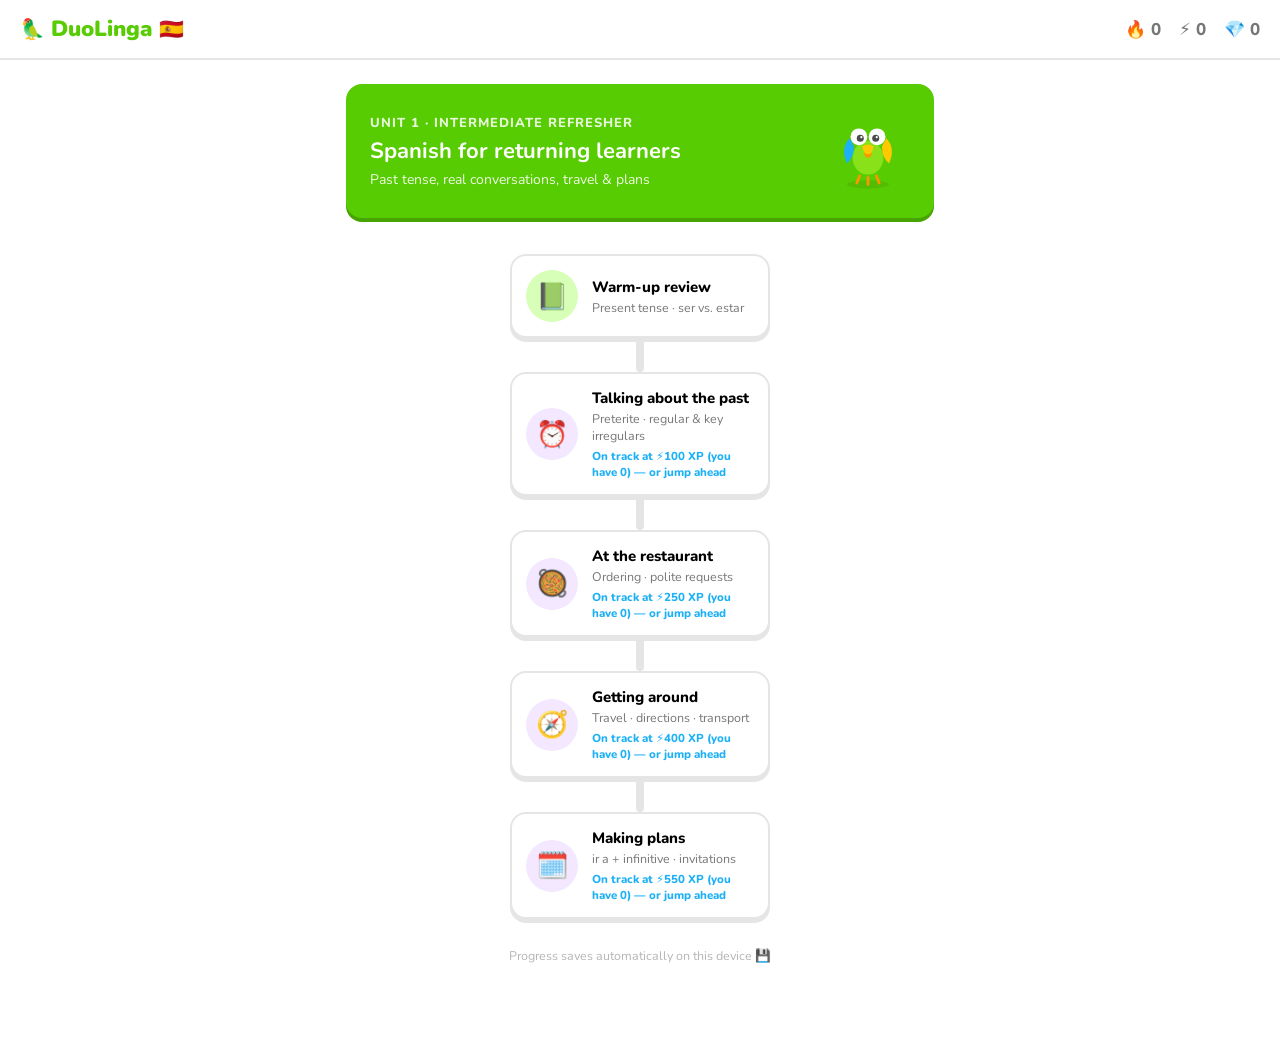
<file: index.html>
<!DOCTYPE html>
<html lang="en">
<head>
  <meta charset="UTF-8" />
  <meta name="viewport" content="width=device-width, initial-scale=1.0" />
  <title>DuoLinga — Learn Spanish</title>
  <link rel="preconnect" href="https://fonts.googleapis.com" />
  <link rel="preconnect" href="https://fonts.gstatic.com" crossorigin />
  <link rel="stylesheet" href="https://fonts.googleapis.com/css2?family=Nunito:wght@400;600;700;800;900&display=swap" />
  <link rel="stylesheet" href="css/styles.css" />
  <link rel="icon" href="data:image/svg+xml,<svg xmlns='http://www.w3.org/2000/svg' viewBox='0 0 100 100'><text y='.9em' font-size='90'>🦜</text></svg>" />
</head>
<body>
  <!-- ============ HOME SCREEN ============ -->
  <div id="screen-home" class="screen active">
    <header class="topbar">
      <div class="brand"><span class="brand-icon">🦜</span> DuoLinga <span class="brand-flag">🇪🇸</span></div>
      <div class="stats">
        <div class="stat" title="Day streak"><span class="stat-icon">🔥</span><span id="stat-streak">0</span></div>
        <div class="stat" title="Total XP"><span class="stat-icon">⚡</span><span id="stat-xp">0</span></div>
        <div class="stat" title="Gems"><span class="stat-icon">💎</span><span id="stat-gems">0</span></div>
      </div>
    </header>

    <main class="home-main">
      <div class="unit-banner">
        <div class="unit-banner-text">
          <div class="unit-label">Unit 1 · Intermediate refresher</div>
          <h1>Spanish for returning learners</h1>
          <p>Past tense, real conversations, travel &amp; plans</p>
        </div>
        <div class="unit-mascot" id="home-mascot"></div>
      </div>
      <div id="lesson-path" class="lesson-path"></div>
    </main>
  </div>

  <!-- ============ LESSON SCREEN ============ -->
  <div id="screen-lesson" class="screen">
    <header class="lesson-topbar">
      <button id="btn-quit" class="icon-btn" title="Quit lesson">✕</button>
      <div class="progress-track"><div id="progress-fill" class="progress-fill"></div></div>
      <div class="hearts" id="hearts-box"></div>
    </header>

    <main class="lesson-main">
      <h2 id="q-instruction" class="q-instruction"></h2>
      <div id="q-character-row" class="q-character-row">
        <div id="q-character" class="q-character"></div>
        <div id="q-bubble" class="speech-bubble"></div>
      </div>
      <div id="q-body" class="q-body"></div>
    </main>

    <footer id="lesson-footer" class="lesson-footer">
      <div id="feedback" class="feedback">
        <div id="feedback-title" class="feedback-title"></div>
        <div id="feedback-detail" class="feedback-detail"></div>
        <button id="btn-explain" class="btn-explain" hidden>💡 Why? Explain this</button>
        <div id="explain-panel" class="explain-panel" hidden></div>
      </div>
      <button id="btn-check" class="btn btn-primary" disabled>Check</button>
    </footer>
  </div>

  <!-- ============ RESULTS SCREEN ============ -->
  <div id="screen-results" class="screen">
    <main class="results-main">
      <div id="results-mascot" class="results-mascot"></div>
      <h1 id="results-title">Lesson complete!</h1>
      <p id="results-sub" class="results-sub"></p>
      <div class="results-cards">
        <div class="results-card xp"><div class="rc-label">Total XP</div><div class="rc-value" id="res-xp">0</div></div>
        <div class="results-card acc"><div class="rc-label">Accuracy</div><div class="rc-value" id="res-acc">0%</div></div>
        <div class="results-card combo"><div class="rc-label">Best combo</div><div class="rc-value" id="res-combo">0</div></div>
        <div class="results-card gems"><div class="rc-label">Gems</div><div class="rc-value" id="res-gems">0</div></div>
      </div>
      <button id="btn-results-continue" class="btn btn-primary">Continue</button>
      <button id="btn-results-retry" class="btn btn-ghost">Practice again</button>
    </main>
  </div>

  <script src="js/data/lessons.js"></script>
  <script src="js/app.js"></script>
</body>
</html>
</file>
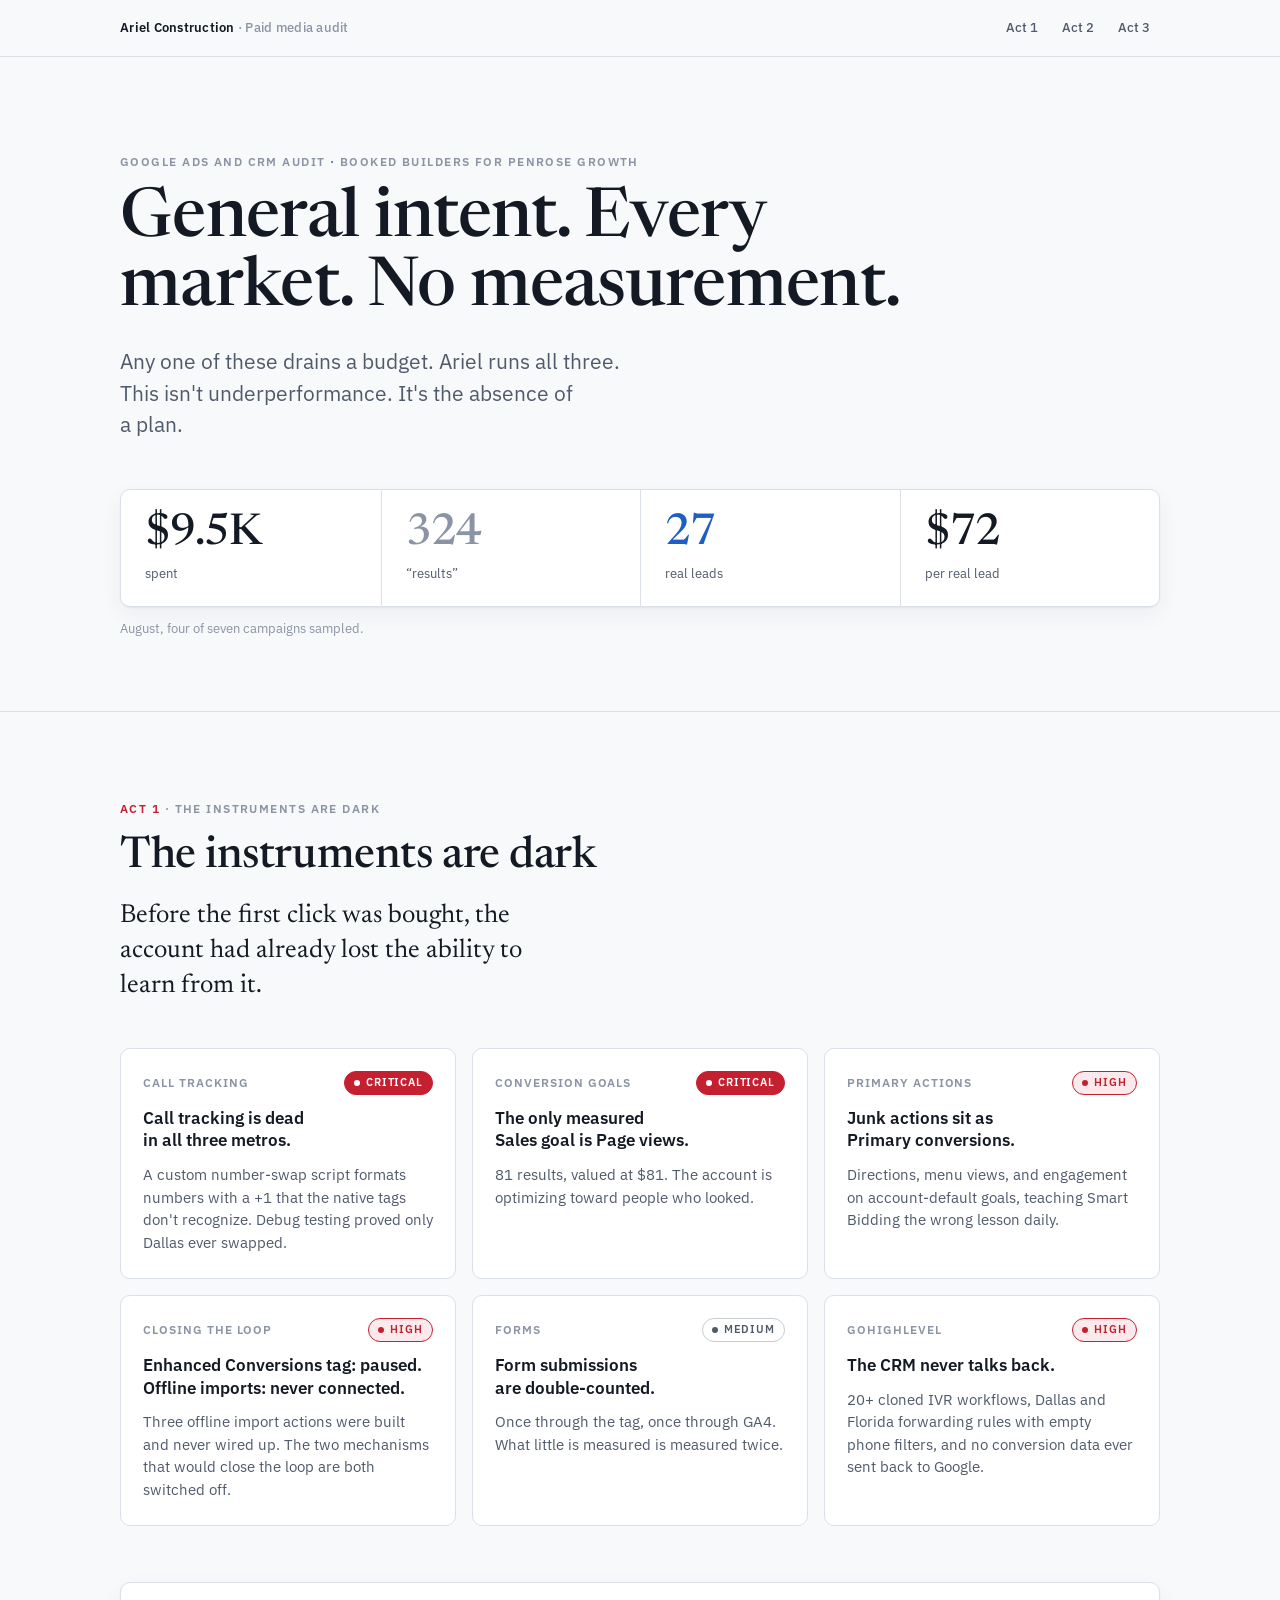
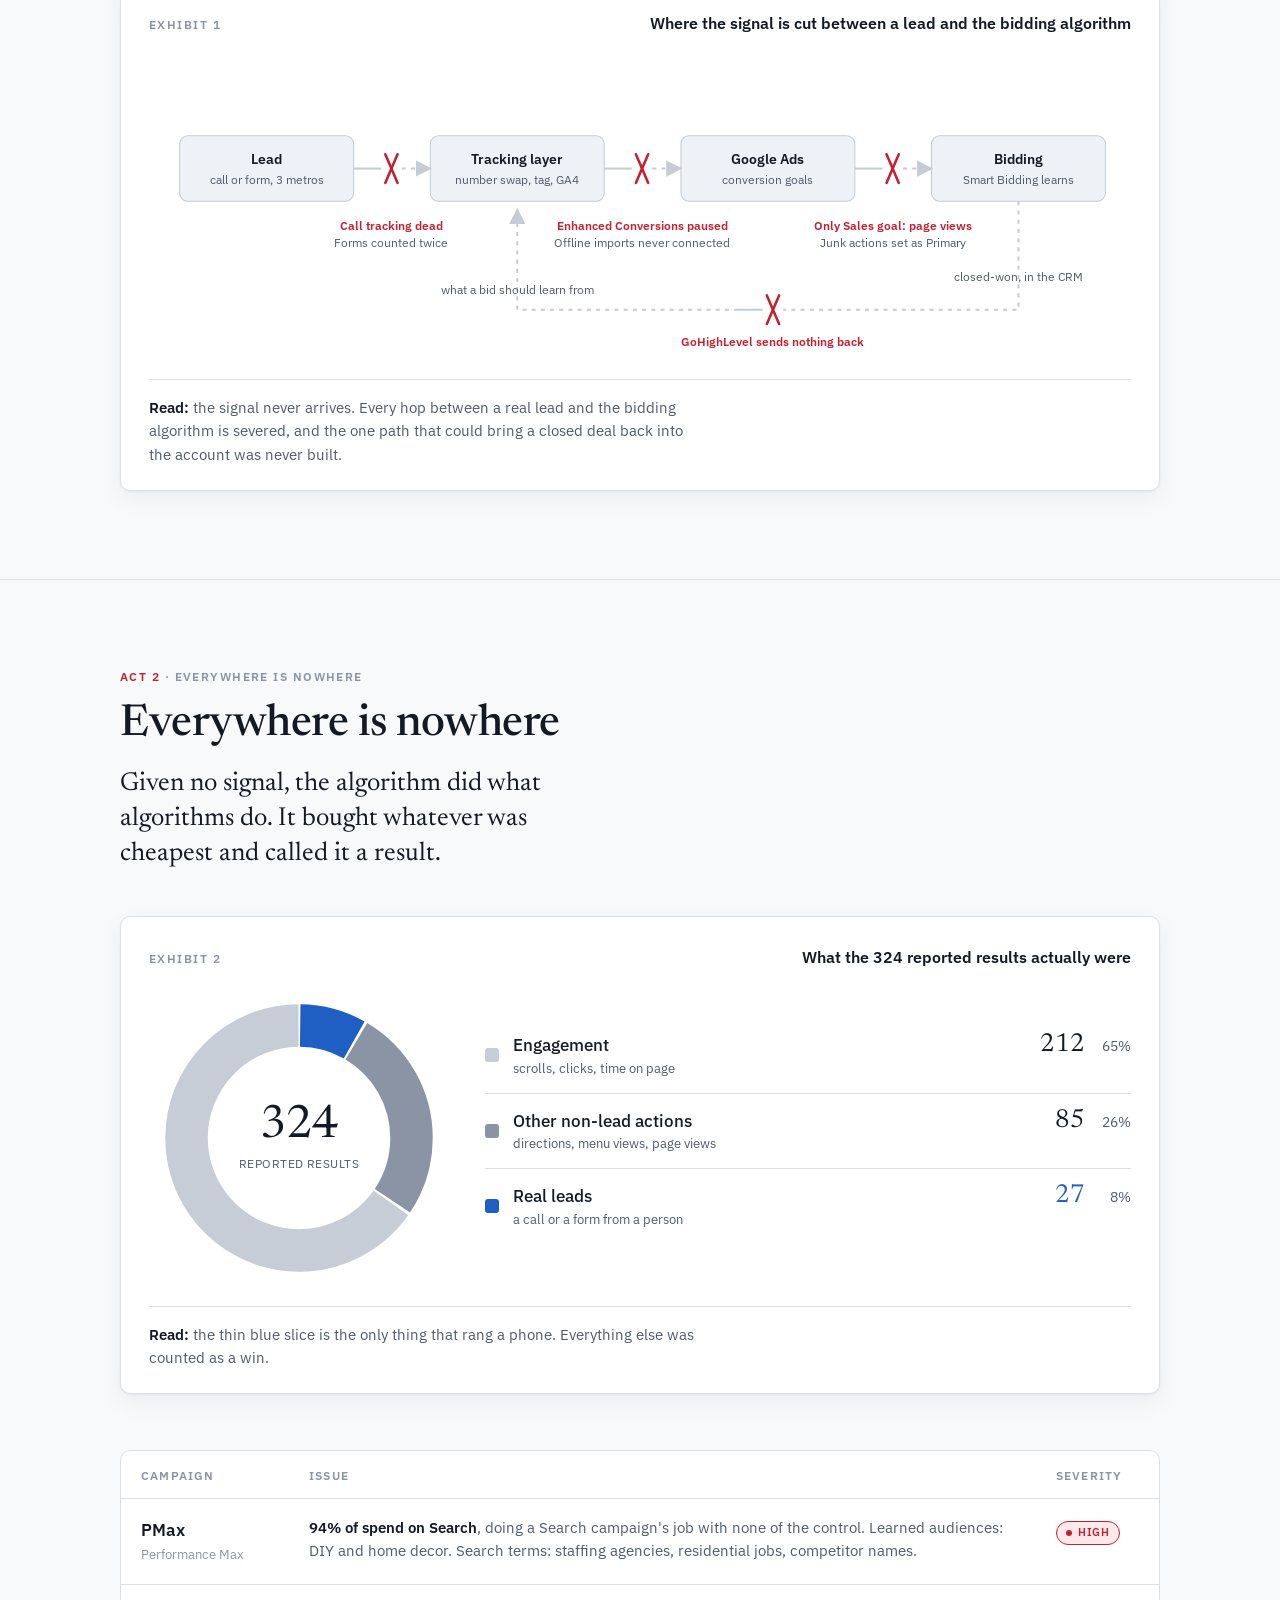
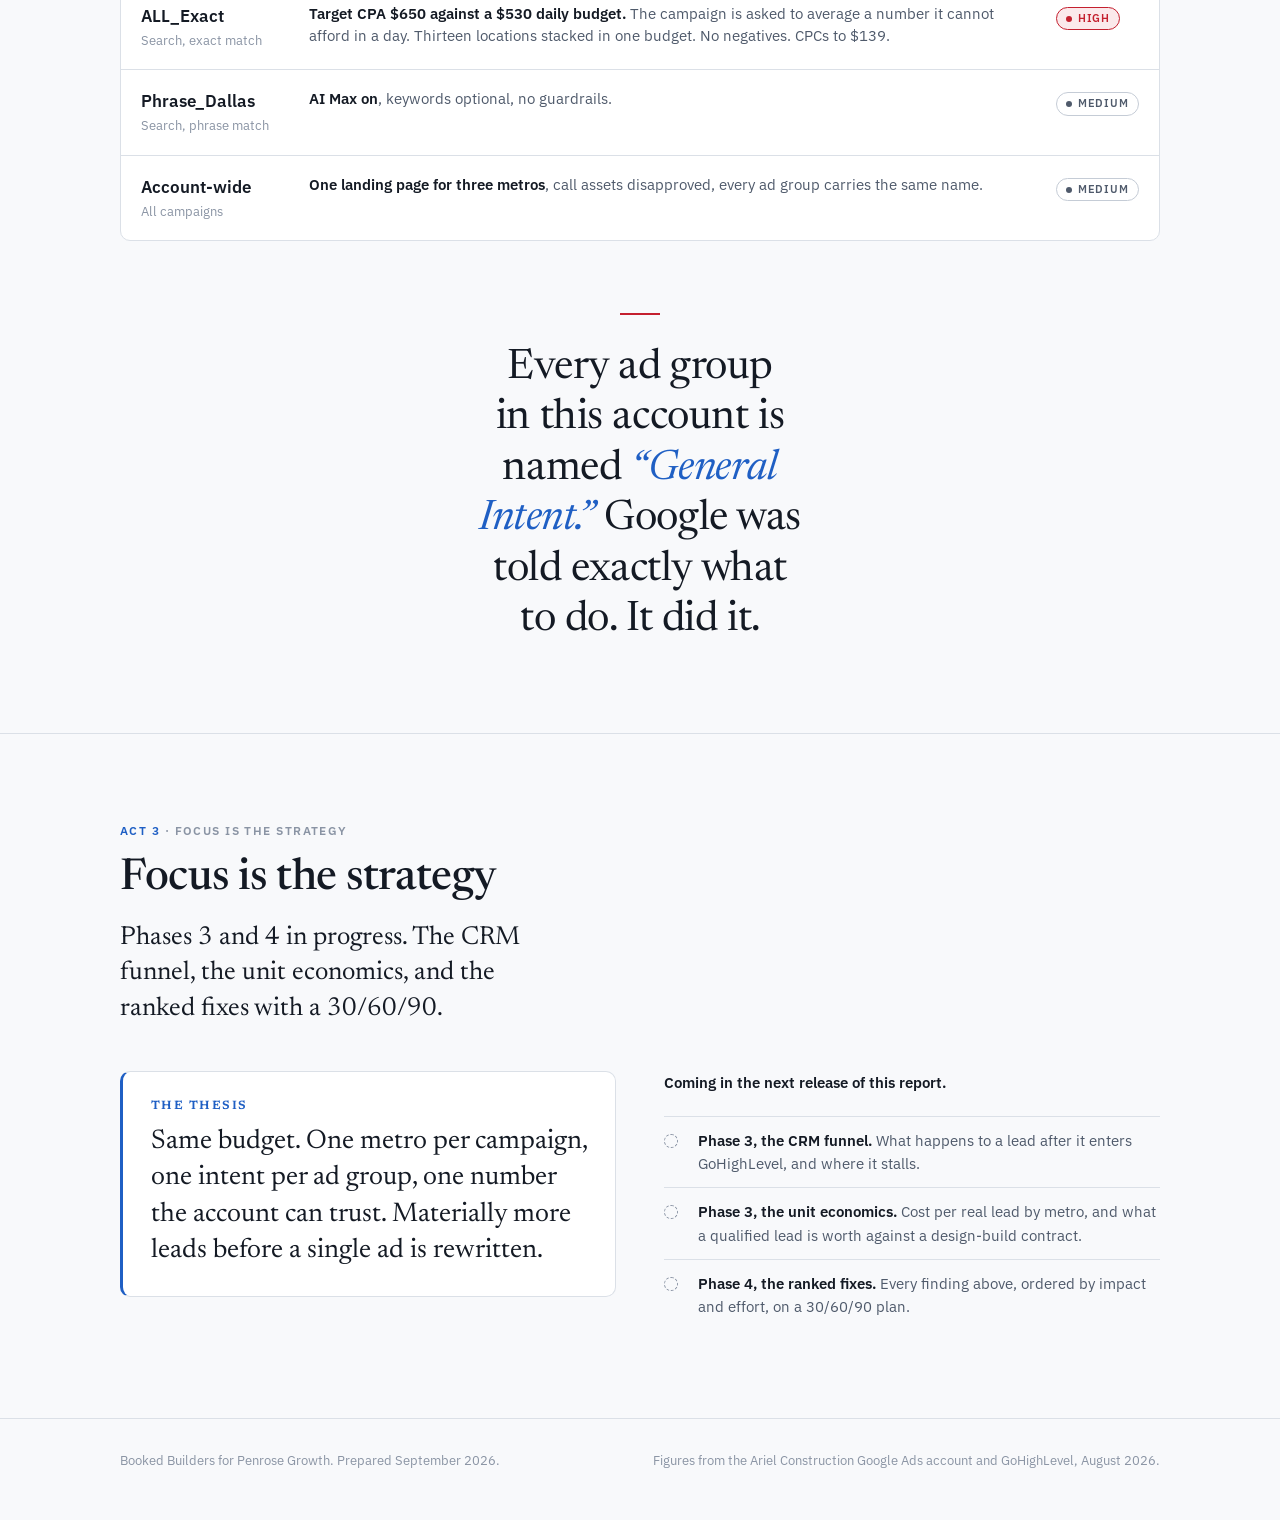
<file: ariel-audit/index.html>
<!doctype html>
<html lang="en">
<head>
<meta charset="utf-8">
<meta name="viewport" content="width=device-width, initial-scale=1">
<title>Ariel Construction Audit</title>
<link rel="preconnect" href="https://fonts.googleapis.com">
<link rel="preconnect" href="https://fonts.gstatic.com" crossorigin>
<link rel="stylesheet" href="https://fonts.googleapis.com/css2?family=Newsreader:opsz,wght@6..72,400;6..72,500&family=IBM+Plex+Sans:wght@400;500;600&display=swap">
<style>
  :root {
    color-scheme: light;
    --ground: #f8f9fb;
    --surface: #ffffff;
    --surface-2: #eef1f5;
    --ink: #141a24;
    --ink-2: #4f5a6b;
    --ink-3: #8a94a4;
    --rule: #dbe0e7;
    --rule-2: #c5ccd6;
    --accent: #1f5fc4;
    --accent-soft: #e4edfa;
    --graphite: #8a94a4;
    --graphite-soft: #c6cdd7;
    --danger: #c4202f;
    --danger-soft: #fbe9eb;
    --shadow: 0 1px 2px rgba(20, 26, 36, 0.05), 0 8px 24px rgba(20, 26, 36, 0.05);
    --display: "Newsreader", "Iowan Old Style", Georgia, serif;
    --body: "IBM Plex Sans", "Helvetica Neue", Arial, sans-serif;
  }
  @media (prefers-color-scheme: dark) {
    :root:not([data-theme="light"]) {
      color-scheme: dark;
      --ground: #101418;
      --surface: #171c22;
      --surface-2: #1f262e;
      --ink: #eef1f5;
      --ink-2: #b3bcc9;
      --ink-3: #7f8998;
      --rule: #2a323c;
      --rule-2: #3a434f;
      --accent: #5a95ee;
      --accent-soft: #1b2b45;
      --graphite: #6f7987;
      --graphite-soft: #46515e;
      --danger: #ec6470;
      --danger-soft: #3a1f23;
      --shadow: 0 1px 2px rgba(0, 0, 0, 0.3), 0 8px 24px rgba(0, 0, 0, 0.25);
    }
  }
  :root[data-theme="dark"] {
    color-scheme: dark;
    --ground: #101418;
    --surface: #171c22;
    --surface-2: #1f262e;
    --ink: #eef1f5;
    --ink-2: #b3bcc9;
    --ink-3: #7f8998;
    --rule: #2a323c;
    --rule-2: #3a434f;
    --accent: #5a95ee;
    --accent-soft: #1b2b45;
    --graphite: #6f7987;
    --graphite-soft: #46515e;
    --danger: #ec6470;
    --danger-soft: #3a1f23;
    --shadow: 0 1px 2px rgba(0, 0, 0, 0.3), 0 8px 24px rgba(0, 0, 0, 0.25);
  }

  * { box-sizing: border-box; }
  html { scroll-behavior: smooth; }
  @media (prefers-reduced-motion: reduce) { html { scroll-behavior: auto; } }
  body {
    margin: 0;
    background: var(--ground);
    color: var(--ink);
    font-family: var(--body);
    font-size: 17px;
    line-height: 1.55;
    -webkit-font-smoothing: antialiased;
    font-variant-numeric: tabular-nums;
  }
  a { color: inherit; }
  :focus-visible { outline: 2px solid var(--accent); outline-offset: 3px; border-radius: 2px; }

  .wrap { width: min(1040px, calc(100% - 48px)); margin: 0 auto; }
  @media (max-width: 640px) { .wrap { width: calc(100% - 32px); } }

  /* Top bar */
  .topbar {
    position: sticky; top: 0; z-index: 10;
    background: color-mix(in srgb, var(--ground) 88%, transparent);
    backdrop-filter: blur(10px);
    border-bottom: 1px solid var(--rule);
  }
  .topbar .wrap {
    display: flex; align-items: center; justify-content: space-between; gap: 24px;
    height: 56px;
  }
  .brand { font-size: 13px; font-weight: 600; letter-spacing: 0.02em; color: var(--ink); text-decoration: none; }
  .brand span { color: var(--ink-3); font-weight: 500; }
  .nav { display: flex; gap: 4px; }
  .nav a {
    font-size: 13px; font-weight: 500; color: var(--ink-2); text-decoration: none;
    padding: 6px 10px; border-radius: 6px;
  }
  .nav a:hover { background: var(--surface-2); color: var(--ink); }
  @media (max-width: 640px) { .nav a { padding: 6px 7px; } .brand span { display: none; } }

  /* Type */
  .eyebrow {
    font-size: 12px; font-weight: 600; letter-spacing: 0.12em; text-transform: uppercase;
    color: var(--ink-3); margin: 0 0 14px;
  }
  .eyebrow b { color: var(--accent); font-weight: 600; }
  .eyebrow.danger b { color: var(--danger); }
  h1, h2, h3 { font-family: var(--display); font-weight: 500; letter-spacing: -0.01em; text-wrap: balance; margin: 0; }
  h1 { font-size: clamp(40px, 6vw, 68px); line-height: 1.02; }
  h2 { font-size: clamp(30px, 4vw, 44px); line-height: 1.1; }
  h3 { font-size: 22px; line-height: 1.25; }
  .lede { font-size: clamp(18px, 2vw, 21px); line-height: 1.5; color: var(--ink-2); max-width: 40ch; margin: 22px 0 0; text-wrap: pretty; }
  .frame { font-family: var(--display); font-size: clamp(21px, 2.4vw, 26px); line-height: 1.35; color: var(--ink); max-width: 30ch; margin: 18px 0 0; text-wrap: pretty; }
  .read { font-size: 15px; color: var(--ink-2); max-width: 62ch; margin: 0; }
  .read b { color: var(--ink); font-weight: 600; }

  /* Sections */
  section { padding: 88px 0; border-top: 1px solid var(--rule); }
  section.hero { border-top: 0; padding: 96px 0 72px; }
  @media (max-width: 640px) { section { padding: 60px 0; } section.hero { padding: 56px 0 48px; } }
  .section-head { display: grid; grid-template-columns: 1fr; gap: 0; margin-bottom: 44px; }

  /* Stat strip */
  .stats {
    margin-top: 48px;
    display: grid; grid-template-columns: repeat(4, 1fr);
    border: 1px solid var(--rule); border-radius: 10px; background: var(--surface); overflow: hidden;
    box-shadow: var(--shadow);
  }
  .stat { padding: 22px 24px; border-left: 1px solid var(--rule); }
  .stat:first-child { border-left: 0; }
  .stat .n { font-family: var(--display); font-size: clamp(32px, 4vw, 44px); line-height: 1; font-weight: 500; letter-spacing: -0.02em; color: var(--ink); }
  .stat .l { font-size: 13px; color: var(--ink-2); margin-top: 8px; }
  .stat.lead .n { color: var(--accent); }
  .stat.results .n { color: var(--graphite); }
  .stat .l q { quotes: "\201C" "\201D"; }
  @media (max-width: 720px) {
    .stats { grid-template-columns: 1fr 1fr; }
    .stat:nth-child(3) { border-left: 0; }
    .stat:nth-child(n+3) { border-top: 1px solid var(--rule); }
  }
  .micro { font-size: 13px; color: var(--ink-3); margin: 12px 0 0; }

  /* Cards */
  .cards { display: grid; grid-template-columns: repeat(3, 1fr); gap: 16px; }
  @media (max-width: 900px) { .cards { grid-template-columns: 1fr 1fr; } }
  @media (max-width: 600px) { .cards { grid-template-columns: 1fr; } }
  .card {
    background: var(--surface); border: 1px solid var(--rule); border-radius: 10px;
    padding: 22px 22px 24px; display: flex; flex-direction: column; gap: 12px;
  }
  .card .top { display: flex; align-items: center; justify-content: space-between; gap: 12px; }
  .card .where { font-size: 12px; font-weight: 600; letter-spacing: 0.08em; text-transform: uppercase; color: var(--ink-3); }
  .card h3 { font-family: var(--body); font-size: 17px; font-weight: 600; line-height: 1.35; letter-spacing: 0; }
  .card p { margin: 0; font-size: 15px; line-height: 1.5; color: var(--ink-2); }

  /* Severity */
  .sev {
    display: inline-flex; align-items: center; gap: 6px; flex: none;
    font-size: 11px; font-weight: 600; letter-spacing: 0.08em; text-transform: uppercase;
    padding: 4px 9px; border-radius: 999px; border: 1px solid transparent; line-height: 1.2;
  }
  .sev::before { content: ""; width: 6px; height: 6px; border-radius: 50%; background: currentColor; }
  .sev.critical { background: var(--danger); color: #fff; border-color: var(--danger); }
  .sev.high { color: var(--danger); border-color: var(--danger); background: var(--danger-soft); }
  .sev.medium { color: var(--ink-2); border-color: var(--rule-2); background: transparent; }

  /* Figures */
  figure { margin: 0; }
  .exhibit {
    margin-top: 56px; background: var(--surface); border: 1px solid var(--rule); border-radius: 10px;
    padding: 28px 28px 24px; box-shadow: var(--shadow);
  }
  @media (max-width: 640px) { .exhibit { padding: 20px 16px 18px; } }
  .exhibit .cap-head { display: flex; justify-content: space-between; align-items: baseline; gap: 16px; margin-bottom: 18px; flex-wrap: wrap; }
  .exhibit .ex-n { font-size: 12px; font-weight: 600; letter-spacing: 0.12em; text-transform: uppercase; color: var(--ink-3); }
  .exhibit .ex-t { font-size: 16px; font-weight: 600; color: var(--ink); }
  .exhibit figcaption { margin-top: 18px; padding-top: 16px; border-top: 1px solid var(--rule); }
  .svg-wrap { overflow-x: auto; }
  svg.diagram { display: block; width: 100%; height: auto; min-width: 640px; color: var(--ink); }
  .diagram text { font-family: var(--body); }
  .diagram .node { fill: var(--surface-2); stroke: var(--rule-2); stroke-width: 1; }
  .diagram .node-label { font-size: 14px; font-weight: 600; fill: var(--ink); }
  .diagram .node-sub { font-size: 11.5px; fill: var(--ink-2); }
  .diagram .pipe { stroke: var(--rule-2); stroke-width: 2; fill: none; }
  .diagram .pipe.dead { stroke-dasharray: 4 5; }
  .diagram .cut { stroke: var(--danger); stroke-width: 2.5; stroke-linecap: round; }
  .diagram .cut-label { font-size: 12px; fill: var(--danger); font-weight: 600; }
  .diagram .cut-sub { font-size: 11.5px; fill: var(--ink-2); }
  .diagram .arrowhead { fill: var(--rule-2); }

  /* Donut */
  .donut-grid { display: grid; grid-template-columns: 300px 1fr; gap: 36px; align-items: center; }
  @media (max-width: 720px) { .donut-grid { grid-template-columns: 1fr; gap: 20px; justify-items: center; } }
  .donut { position: relative; width: 300px; max-width: 100%; }
  .donut svg { display: block; width: 100%; height: auto; }
  .donut .seg { fill: none; stroke-width: 34; transition: opacity 120ms ease; cursor: default; }
  .donut .seg.leads { stroke: var(--accent); }
  .donut .seg.other { stroke: var(--graphite); }
  .donut .seg.engage { stroke: var(--graphite-soft); }
  .donut:hover .seg { opacity: 0.35; }
  .donut .seg:hover { opacity: 1; }
  @media (prefers-reduced-motion: reduce) { .donut .seg { transition: none; } }
  .donut .center { position: absolute; inset: 0; display: grid; place-content: center; text-align: center; pointer-events: none; }
  .donut .center .n { font-family: var(--display); font-size: 46px; line-height: 1; letter-spacing: -0.02em; }
  .donut .center .l { font-size: 12px; color: var(--ink-2); margin-top: 6px; letter-spacing: 0.04em; text-transform: uppercase; }
  .legend { list-style: none; margin: 0; padding: 0; display: flex; flex-direction: column; }
  .legend li { display: grid; grid-template-columns: 14px 1fr auto auto; gap: 14px; align-items: baseline; padding: 14px 0; border-top: 1px solid var(--rule); }
  .legend li:first-child { border-top: 0; padding-top: 0; }
  .legend .sw { width: 14px; height: 14px; border-radius: 3px; align-self: center; }
  .legend .sw.leads { background: var(--accent); }
  .legend .sw.other { background: var(--graphite); }
  .legend .sw.engage { background: var(--graphite-soft); }
  .legend .name { font-weight: 500; }
  .legend .name small { display: block; font-size: 13px; font-weight: 400; color: var(--ink-2); }
  .legend .val { font-family: var(--display); font-size: 26px; line-height: 1; text-align: right; min-width: 3ch; }
  .legend .pct { font-size: 14px; color: var(--ink-2); min-width: 4ch; text-align: right; }
  .legend li.leads .val { color: var(--accent); }
  .tip {
    position: fixed; z-index: 20; pointer-events: none; display: none;
    background: var(--ink); color: var(--ground); font-size: 13px; padding: 6px 10px; border-radius: 6px;
    white-space: nowrap; box-shadow: var(--shadow);
  }
  .tip.on { display: block; }

  /* Findings table */
  .table-wrap { overflow-x: auto; margin-top: 56px; border: 1px solid var(--rule); border-radius: 10px; background: var(--surface); }
  table { border-collapse: collapse; width: 100%; min-width: 640px; }
  th, td { text-align: left; vertical-align: top; padding: 18px 20px; border-top: 1px solid var(--rule); }
  th { font-size: 12px; font-weight: 600; letter-spacing: 0.1em; text-transform: uppercase; color: var(--ink-3); border-top: 0; padding-top: 16px; padding-bottom: 12px; }
  td.c { font-weight: 600; white-space: nowrap; width: 1%; }
  td.c small { display: block; font-weight: 400; font-size: 13px; color: var(--ink-3); margin-top: 2px; }
  td.i { color: var(--ink-2); font-size: 15px; line-height: 1.5; max-width: 62ch; }
  td.i b { color: var(--ink); font-weight: 600; }
  td.s { width: 1%; white-space: nowrap; }
  @media (max-width: 640px) {
    table { min-width: 0; }
    thead { position: absolute; width: 1px; height: 1px; overflow: hidden; clip: rect(0 0 0 0); }
    tr { display: grid; grid-template-columns: 1fr auto; border-top: 1px solid var(--rule); padding: 16px 16px 18px; gap: 4px 12px; }
    tbody tr:first-child { border-top: 0; }
    td { display: block; border: 0; padding: 0; width: auto; white-space: normal; }
    td.c { grid-column: 1; }
    td.s { grid-column: 2; grid-row: 1; }
    td.i { grid-column: 1 / -1; margin-top: 6px; }
  }

  /* Pull quote */
  .pull { margin: 72px auto 0; max-width: 34ch; text-align: center; }
  .pull p { font-family: var(--display); font-size: clamp(26px, 3.6vw, 42px); line-height: 1.2; margin: 0; letter-spacing: -0.01em; text-wrap: balance; }
  .pull p em { font-style: italic; color: var(--accent); }
  .pull .mark { display: block; width: 40px; height: 2px; background: var(--danger); margin: 0 auto 28px; }

  /* Act 3 */
  .act3 { display: grid; grid-template-columns: 1fr 1fr; gap: 48px; align-items: start; }
  @media (max-width: 800px) { .act3 { grid-template-columns: 1fr; gap: 28px; } }
  .kicker {
    background: var(--surface); border: 1px solid var(--rule); border-left: 3px solid var(--accent);
    border-radius: 10px; padding: 26px 28px;
  }
  .kicker .k-label { font-size: 12px; font-weight: 600; letter-spacing: 0.12em; text-transform: uppercase; color: var(--accent); margin: 0 0 10px; }
  .kicker p { margin: 0; font-family: var(--display); font-size: clamp(22px, 2.4vw, 27px); line-height: 1.35; text-wrap: pretty; }
  .todo { list-style: none; margin: 22px 0 0; padding: 0; }
  .todo li { display: grid; grid-template-columns: 22px 1fr; gap: 12px; padding: 12px 0; border-top: 1px solid var(--rule); color: var(--ink-2); font-size: 15px; }
  .todo li::before { content: ""; width: 12px; height: 12px; margin-top: 5px; border-radius: 50%; border: 1.5px dashed var(--ink-3); }
  .todo li b { color: var(--ink); font-weight: 600; }

  footer { border-top: 1px solid var(--rule); padding: 32px 0 48px; font-size: 13px; color: var(--ink-3); display: flex; }
  footer .wrap { display: flex; justify-content: space-between; gap: 16px; flex-wrap: wrap; }
</style>
</head>
<body>

<div class="topbar">
  <div class="wrap">
    <a class="brand" href="#top">Ariel Construction <span>· Paid media audit</span></a>
    <nav class="nav" aria-label="Sections">
      <a href="#act1">Act 1</a>
      <a href="#act2">Act 2</a>
      <a href="#act3">Act 3</a>
    </nav>
  </div>
</div>

<main id="top">

  <!-- SECTION 1: HERO -->
  <section class="hero">
    <div class="wrap">
      <p class="eyebrow">Google Ads and CRM audit <b>·</b> Booked Builders for Penrose Growth</p>
      <h1>General intent. Every market. No measurement.</h1>
      <p class="lede">Any one of these drains a budget. Ariel runs all three. This isn't underperformance. It's the absence of a plan.</p>

      <div class="stats" role="list" aria-label="August account figures">
        <div class="stat" role="listitem">
          <div class="n">$9.5K</div>
          <div class="l">spent</div>
        </div>
        <div class="stat results" role="listitem">
          <div class="n">324</div>
          <div class="l"><q>results</q></div>
        </div>
        <div class="stat lead" role="listitem">
          <div class="n">27</div>
          <div class="l">real leads</div>
        </div>
        <div class="stat" role="listitem">
          <div class="n">$72</div>
          <div class="l">per real lead</div>
        </div>
      </div>
      <p class="micro">August, four of seven campaigns sampled.</p>
    </div>
  </section>

  <!-- SECTION 2: ACT 1 -->
  <section id="act1">
    <div class="wrap">
      <div class="section-head">
        <p class="eyebrow danger"><b>Act 1</b> · The instruments are dark</p>
        <h2>The instruments are dark</h2>
        <p class="frame">Before the first click was bought, the account had already lost the ability to learn from it.</p>
      </div>

      <div class="cards">
        <article class="card">
          <div class="top"><span class="where">Call tracking</span><span class="sev critical">Critical</span></div>
          <h3>Call tracking is dead in all three metros.</h3>
          <p>A custom number-swap script formats numbers with a +1 that the native tags don't recognize. Debug testing proved only Dallas ever swapped.</p>
        </article>
        <article class="card">
          <div class="top"><span class="where">Conversion goals</span><span class="sev critical">Critical</span></div>
          <h3>The only measured Sales goal is Page views.</h3>
          <p>81 results, valued at $81. The account is optimizing toward people who looked.</p>
        </article>
        <article class="card">
          <div class="top"><span class="where">Primary actions</span><span class="sev high">High</span></div>
          <h3>Junk actions sit as Primary conversions.</h3>
          <p>Directions, menu views, and engagement on account-default goals, teaching Smart Bidding the wrong lesson daily.</p>
        </article>
        <article class="card">
          <div class="top"><span class="where">Closing the loop</span><span class="sev high">High</span></div>
          <h3>Enhanced Conversions tag: paused. Offline imports: never connected.</h3>
          <p>Three offline import actions were built and never wired up. The two mechanisms that would close the loop are both switched off.</p>
        </article>
        <article class="card">
          <div class="top"><span class="where">Forms</span><span class="sev medium">Medium</span></div>
          <h3>Form submissions are double-counted.</h3>
          <p>Once through the tag, once through GA4. What little is measured is measured twice.</p>
        </article>
        <article class="card">
          <div class="top"><span class="where">GoHighLevel</span><span class="sev high">High</span></div>
          <h3>The CRM never talks back.</h3>
          <p>20+ cloned IVR workflows, Dallas and Florida forwarding rules with empty phone filters, and no conversion data ever sent back to Google.</p>
        </article>
      </div>

      <figure class="exhibit">
        <div class="cap-head">
          <span class="ex-n">Exhibit 1</span>
          <span class="ex-t">Where the signal is cut between a lead and the bidding algorithm</span>
        </div>
        <div class="svg-wrap">
          <svg class="diagram" viewBox="0 0 960 300" role="img" aria-label="A four-stage pipeline from Lead to Tracking layer to Google Ads to Bidding. Every connection is severed in red: call tracking is dead and forms are double-counted between Lead and Tracking; Enhanced Conversions are paused and offline imports are unconnected between Tracking and Google Ads; the only Sales goal is page views and junk actions are Primary between Google Ads and Bidding; and the return path from GoHighLevel back to Google Ads never sends anything.">
            <defs>
              <marker id="arrow" viewBox="0 0 10 10" refX="9" refY="5" markerWidth="8" markerHeight="8" orient="auto-start-reverse">
                <path d="M0,0 L10,5 L0,10 z" class="arrowhead"></path>
              </marker>
            </defs>

            <!-- nodes -->
            <g>
              <rect class="node" x="30" y="80" width="170" height="64" rx="8"></rect>
              <text class="node-label" x="115" y="108" text-anchor="middle">Lead</text>
              <text class="node-sub" x="115" y="127" text-anchor="middle">call or form, 3 metros</text>
            </g>
            <g>
              <rect class="node" x="275" y="80" width="170" height="64" rx="8"></rect>
              <text class="node-label" x="360" y="108" text-anchor="middle">Tracking layer</text>
              <text class="node-sub" x="360" y="127" text-anchor="middle">number swap, tag, GA4</text>
            </g>
            <g>
              <rect class="node" x="520" y="80" width="170" height="64" rx="8"></rect>
              <text class="node-label" x="605" y="108" text-anchor="middle">Google Ads</text>
              <text class="node-sub" x="605" y="127" text-anchor="middle">conversion goals</text>
            </g>
            <g>
              <rect class="node" x="765" y="80" width="170" height="64" rx="8"></rect>
              <text class="node-label" x="850" y="108" text-anchor="middle">Bidding</text>
              <text class="node-sub" x="850" y="127" text-anchor="middle">Smart Bidding learns</text>
            </g>

            <!-- pipes, forward -->
            <line class="pipe" x1="200" y1="112" x2="227" y2="112"></line>
            <line class="pipe dead" x1="247" y1="112" x2="275" y2="112" marker-end="url(#arrow)"></line>
            <line class="pipe" x1="445" y1="112" x2="472" y2="112"></line>
            <line class="pipe dead" x1="492" y1="112" x2="520" y2="112" marker-end="url(#arrow)"></line>
            <line class="pipe" x1="690" y1="112" x2="717" y2="112"></line>
            <line class="pipe dead" x1="737" y1="112" x2="765" y2="112" marker-end="url(#arrow)"></line>

            <!-- cuts, forward -->
            <g>
              <line class="cut" x1="231" y1="98" x2="243" y2="126"></line>
              <line class="cut" x1="243" y1="98" x2="231" y2="126"></line>
              <text class="cut-label" x="237" y="172" text-anchor="middle">Call tracking dead</text>
              <text class="cut-sub" x="237" y="189" text-anchor="middle">Forms counted twice</text>
            </g>
            <g>
              <line class="cut" x1="476" y1="98" x2="488" y2="126"></line>
              <line class="cut" x1="488" y1="98" x2="476" y2="126"></line>
              <text class="cut-label" x="482" y="172" text-anchor="middle">Enhanced Conversions paused</text>
              <text class="cut-sub" x="482" y="189" text-anchor="middle">Offline imports never connected</text>
            </g>
            <g>
              <line class="cut" x1="721" y1="98" x2="733" y2="126"></line>
              <line class="cut" x1="733" y1="98" x2="721" y2="126"></line>
              <text class="cut-label" x="727" y="172" text-anchor="middle">Only Sales goal: page views</text>
              <text class="cut-sub" x="727" y="189" text-anchor="middle">Junk actions set as Primary</text>
            </g>

            <!-- return path from CRM -->
            <path class="pipe dead" d="M850,144 V250 H620" fill="none"></path>
            <line class="pipe" x1="600" y1="250" x2="576" y2="250"></line>
            <line class="pipe dead" x1="576" y1="250" x2="360" y2="250"></line>
            <line class="pipe dead" x1="360" y1="250" x2="360" y2="152" marker-end="url(#arrow)"></line>
            <g>
              <line class="cut" x1="604" y1="236" x2="616" y2="264"></line>
              <line class="cut" x1="616" y1="236" x2="604" y2="264"></line>
            </g>
            <text class="cut-label" x="610" y="285" text-anchor="middle">GoHighLevel sends nothing back</text>
            <text class="cut-sub" x="850" y="222" text-anchor="middle">closed-won, in the CRM</text>
            <text class="cut-sub" x="360" y="235" text-anchor="middle">what a bid should learn from</text>
          </svg>
        </div>
        <figcaption><p class="read"><b>Read:</b> the signal never arrives. Every hop between a real lead and the bidding algorithm is severed, and the one path that could bring a closed deal back into the account was never built.</p></figcaption>
      </figure>
    </div>
  </section>

  <!-- SECTION 3: ACT 2 -->
  <section id="act2">
    <div class="wrap">
      <div class="section-head">
        <p class="eyebrow danger"><b>Act 2</b> · Everywhere is nowhere</p>
        <h2>Everywhere is nowhere</h2>
        <p class="frame">Given no signal, the algorithm did what algorithms do. It bought whatever was cheapest and called it a result.</p>
      </div>

      <figure class="exhibit" style="margin-top:0">
        <div class="cap-head">
          <span class="ex-n">Exhibit 2</span>
          <span class="ex-t">What the 324 reported results actually were</span>
        </div>
        <div class="donut-grid">
          <div class="donut" id="donut">
            <svg viewBox="0 0 240 240" role="img" aria-label="Donut chart of 324 reported results: 212 engagement actions, 65 percent; 85 other non-lead actions, 26 percent; 27 real leads, 8 percent.">
              <g transform="rotate(-90 120 120)">
                <circle class="seg leads" data-name="Real leads" data-n="27" data-pct="8%" cx="120" cy="120" r="90" stroke-dasharray="45.12 520.37" stroke-dashoffset="-1"></circle>
                <circle class="seg other" data-name="Other non-lead actions" data-n="85" data-pct="26%" cx="120" cy="120" r="90" stroke-dasharray="146.34 419.15" stroke-dashoffset="-48.12"></circle>
                <circle class="seg engage" data-name="Engagement" data-n="212" data-pct="65%" cx="120" cy="120" r="90" stroke-dasharray="368.03 197.46" stroke-dashoffset="-196.46"></circle>
              </g>
            </svg>
            <div class="center">
              <div class="n">324</div>
              <div class="l">reported results</div>
            </div>
          </div>
          <ul class="legend" aria-label="Breakdown of reported results">
            <li class="engage">
              <span class="sw engage"></span>
              <span class="name">Engagement<small>scrolls, clicks, time on page</small></span>
              <span class="val">212</span>
              <span class="pct">65%</span>
            </li>
            <li class="other">
              <span class="sw other"></span>
              <span class="name">Other non-lead actions<small>directions, menu views, page views</small></span>
              <span class="val">85</span>
              <span class="pct">26%</span>
            </li>
            <li class="leads">
              <span class="sw leads"></span>
              <span class="name">Real leads<small>a call or a form from a person</small></span>
              <span class="val">27</span>
              <span class="pct">8%</span>
            </li>
          </ul>
        </div>
        <figcaption><p class="read"><b>Read:</b> the thin blue slice is the only thing that rang a phone. Everything else was counted as a win.</p></figcaption>
      </figure>

      <div class="table-wrap">
        <table>
          <thead>
            <tr><th scope="col">Campaign</th><th scope="col">Issue</th><th scope="col">Severity</th></tr>
          </thead>
          <tbody>
            <tr>
              <td class="c">PMax<small>Performance Max</small></td>
              <td class="i"><b>94% of spend on Search</b>, doing a Search campaign's job with none of the control. Learned audiences: DIY and home decor. Search terms: staffing agencies, residential jobs, competitor names.</td>
              <td class="s"><span class="sev high">High</span></td>
            </tr>
            <tr>
              <td class="c">ALL_Exact<small>Search, exact match</small></td>
              <td class="i"><b>Target CPA $650 against a $530 daily budget.</b> The campaign is asked to average a number it cannot afford in a day. Thirteen locations stacked in one budget. No negatives. CPCs to $139.</td>
              <td class="s"><span class="sev high">High</span></td>
            </tr>
            <tr>
              <td class="c">Phrase_Dallas<small>Search, phrase match</small></td>
              <td class="i"><b>AI Max on</b>, keywords optional, no guardrails.</td>
              <td class="s"><span class="sev medium">Medium</span></td>
            </tr>
            <tr>
              <td class="c">Account-wide<small>All campaigns</small></td>
              <td class="i"><b>One landing page for three metros</b>, call assets disapproved, every ad group carries the same name.</td>
              <td class="s"><span class="sev medium">Medium</span></td>
            </tr>
          </tbody>
        </table>
      </div>

      <div class="pull">
        <span class="mark" aria-hidden="true"></span>
        <p>Every ad group in this account is named <em>“General Intent.”</em> Google was told exactly what to do. It did it.</p>
      </div>
    </div>
  </section>

  <!-- SECTION 4: ACT 3 -->
  <section id="act3">
    <div class="wrap">
      <div class="section-head">
        <p class="eyebrow"><b>Act 3</b> · Focus is the strategy</p>
        <h2>Focus is the strategy</h2>
        <p class="frame">Phases 3 and 4 in progress. The CRM funnel, the unit economics, and the ranked fixes with a 30/60/90.</p>
      </div>
      <div class="act3">
        <div class="kicker">
          <p class="k-label">The thesis</p>
          <p>Same budget. One metro per campaign, one intent per ad group, one number the account can trust. Materially more leads before a single ad is rewritten.</p>
        </div>
        <div>
          <p class="read"><b>Coming in the next release of this report.</b></p>
          <ul class="todo">
            <li><span><b>Phase 3, the CRM funnel.</b> What happens to a lead after it enters GoHighLevel, and where it stalls.</span></li>
            <li><span><b>Phase 3, the unit economics.</b> Cost per real lead by metro, and what a qualified lead is worth against a design-build contract.</span></li>
            <li><span><b>Phase 4, the ranked fixes.</b> Every finding above, ordered by impact and effort, on a 30/60/90 plan.</span></li>
          </ul>
        </div>
      </div>
    </div>
  </section>

</main>

<footer>
  <div class="wrap">
    <span>Booked Builders for Penrose Growth. Prepared September 2026.</span>
    <span>Figures from the Ariel Construction Google Ads account and GoHighLevel, August 2026.</span>
  </div>
</footer>

<div class="tip" id="tip" role="status" aria-live="polite"></div>

<script>
  (function () {
    var tip = document.getElementById('tip');
    var donut = document.getElementById('donut');
    if (!tip || !donut) return;
    var segs = donut.querySelectorAll('.seg');
    function move(e) {
      tip.style.left = (e.clientX + 14) + 'px';
      tip.style.top = (e.clientY - 34) + 'px';
    }
    Array.prototype.forEach.call(segs, function (s) {
      s.addEventListener('pointerenter', function (e) {
        tip.textContent = s.dataset.name + ': ' + s.dataset.n + ' (' + s.dataset.pct + ')';
        tip.classList.add('on');
        move(e);
      });
      s.addEventListener('pointermove', move);
      s.addEventListener('pointerleave', function () { tip.classList.remove('on'); });
    });
  })();
</script>

</body>
</html>
</file>
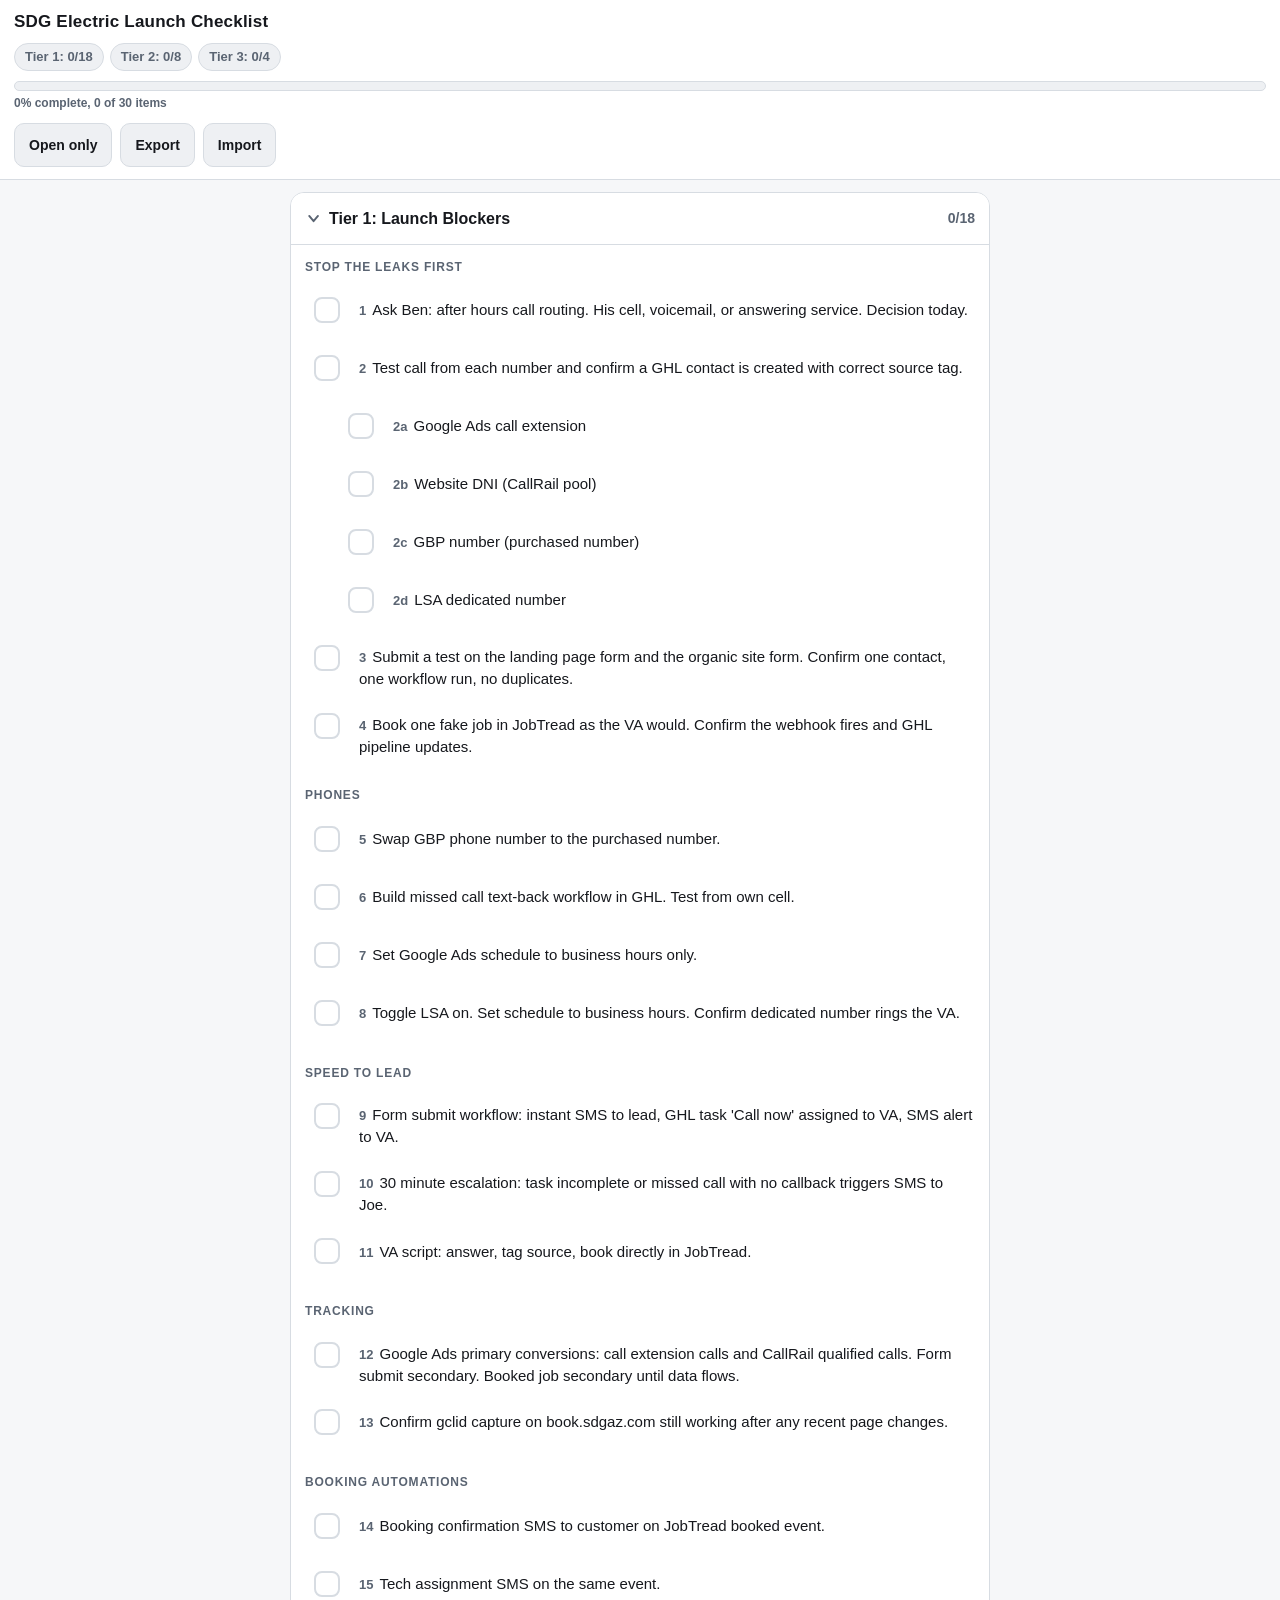
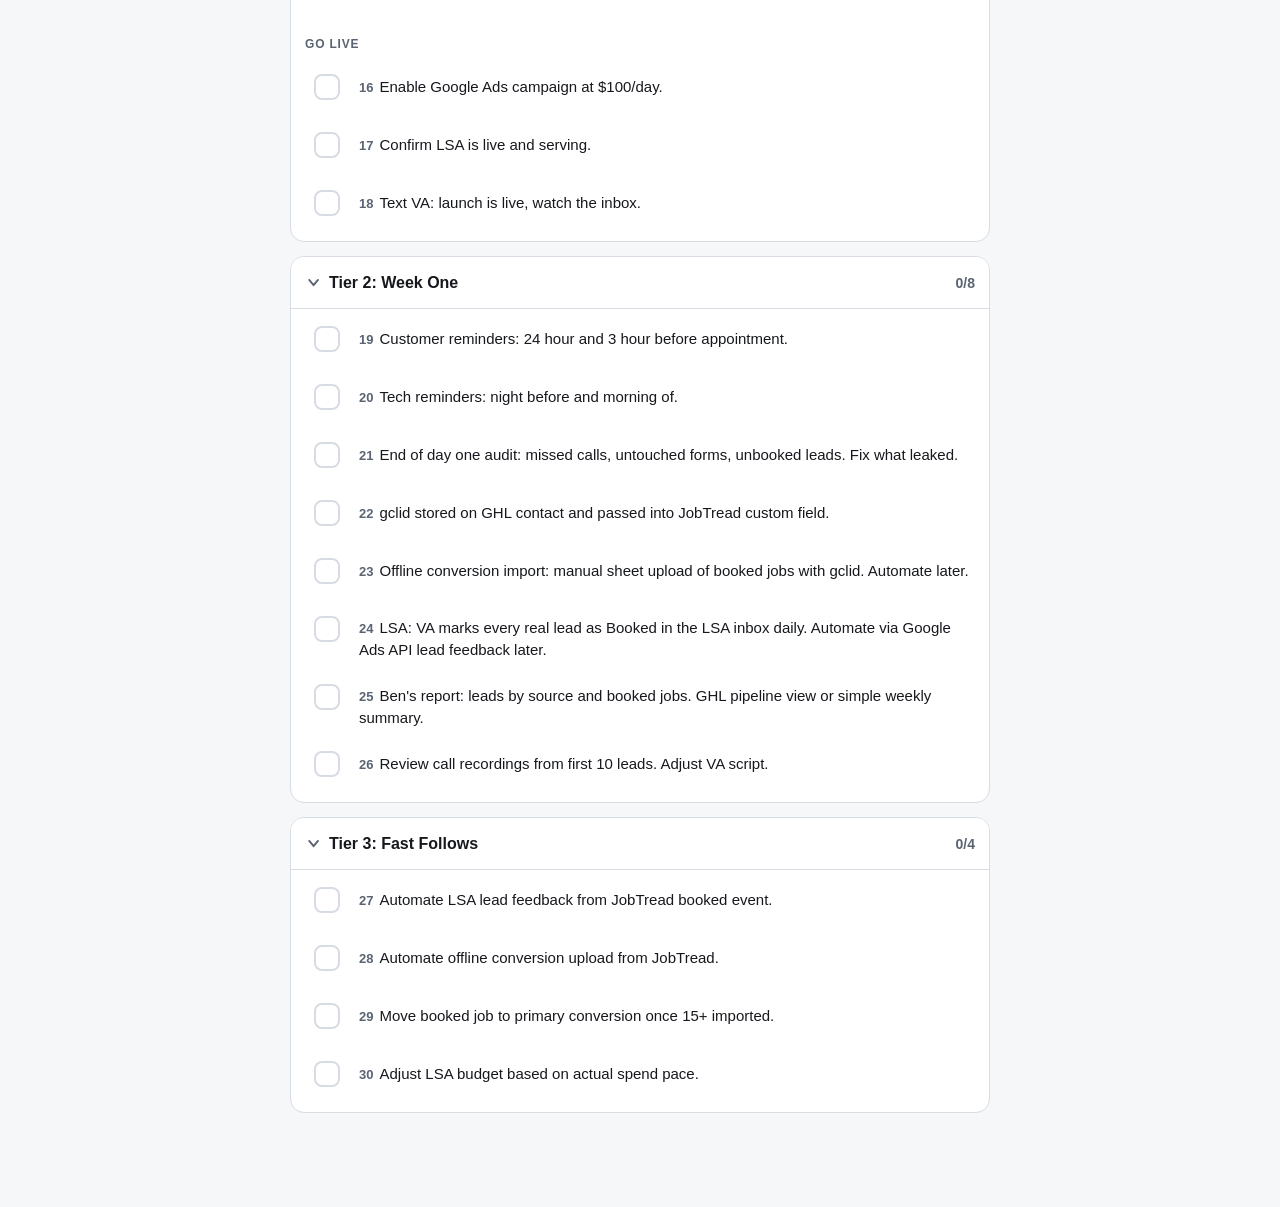
<file: sdg-launch-checklist/index.html>
<!DOCTYPE html>
<html lang="en">
<head>
<meta charset="UTF-8" />
<meta name="viewport" content="width=device-width, initial-scale=1.0" />
<title>SDG Electric Launch Checklist</title>
<link rel="icon" href="data:image/svg+xml,<svg xmlns='http://www.w3.org/2000/svg' viewBox='0 0 100 100'><text y='.9em' font-size='90'>⚡</text></svg>" />
<style>
  :root {
    --bg: #f6f7f9;
    --surface: #ffffff;
    --surface-2: #eef0f3;
    --text: #16181d;
    --text-muted: #5a6472;
    --border: #d7dce2;
    --accent: #1a6ef5;
    --accent-text: #ffffff;
    --green: #14803c;
    --green-bg: #d9f2e1;
    --green-text: #0c5228;
    --done: #8a93a0;
    --badge-bg: #fff3cd;
    --badge-text: #7a5c00;
    --danger: #b42318;
  }
  @media (prefers-color-scheme: dark) {
    :root:not([data-theme="light"]) {
      --bg: #101318;
      --surface: #1a1f27;
      --surface-2: #232a34;
      --text: #eef1f5;
      --text-muted: #9aa5b1;
      --border: #333c48;
      --accent: #4d8dff;
      --accent-text: #0b1220;
      --green: #2fbf62;
      --green-bg: #123b23;
      --green-text: #7fe0a4;
      --done: #6b7684;
      --badge-bg: #3d3417;
      --badge-text: #e6c65c;
      --danger: #f97066;
    }
  }
  :root[data-theme="dark"] {
    --bg: #101318;
    --surface: #1a1f27;
    --surface-2: #232a34;
    --text: #eef1f5;
    --text-muted: #9aa5b1;
    --border: #333c48;
    --accent: #4d8dff;
    --accent-text: #0b1220;
    --green: #2fbf62;
    --green-bg: #123b23;
    --green-text: #7fe0a4;
    --done: #6b7684;
    --badge-bg: #3d3417;
    --badge-text: #e6c65c;
    --danger: #f97066;
  }
  * { box-sizing: border-box; }
  html { color-scheme: light dark; }
  body {
    margin: 0;
    background: var(--bg);
    color: var(--text);
    font-family: -apple-system, BlinkMacSystemFont, "Segoe UI", Roboto, Helvetica, Arial, sans-serif;
    font-size: 16px;
    line-height: 1.45;
    -webkit-text-size-adjust: 100%;
  }
  header.app-header {
    position: sticky;
    top: 0;
    z-index: 10;
    background: var(--surface);
    border-bottom: 1px solid var(--border);
    padding: 10px 14px 12px;
  }
  .header-row {
    display: flex;
    align-items: center;
    justify-content: space-between;
    gap: 8px;
    flex-wrap: wrap;
  }
  h1 {
    font-size: 17px;
    margin: 0;
    font-weight: 700;
    letter-spacing: 0.2px;
  }
  .tier-counts {
    display: flex;
    gap: 6px;
    flex-wrap: wrap;
    margin-top: 8px;
  }
  .tier-count {
    font-size: 13px;
    font-weight: 600;
    background: var(--surface-2);
    border: 1px solid var(--border);
    border-radius: 999px;
    padding: 4px 10px;
    color: var(--text-muted);
  }
  .tier-count.complete {
    background: var(--green-bg);
    color: var(--green-text);
    border-color: var(--green);
  }
  .progress-track {
    margin-top: 10px;
    height: 10px;
    border-radius: 999px;
    background: var(--surface-2);
    border: 1px solid var(--border);
    overflow: hidden;
  }
  .progress-fill {
    height: 100%;
    width: 0%;
    background: var(--accent);
    border-radius: 999px;
    transition: width 0.25s ease;
  }
  .progress-fill.complete { background: var(--green); }
  .progress-label {
    font-size: 12px;
    color: var(--text-muted);
    margin-top: 4px;
    font-weight: 600;
  }
  .toolbar {
    display: flex;
    gap: 8px;
    margin-top: 10px;
    flex-wrap: wrap;
  }
  button {
    font: inherit;
    cursor: pointer;
    -webkit-tap-highlight-color: transparent;
  }
  .btn {
    min-height: 44px;
    padding: 8px 14px;
    border-radius: 10px;
    border: 1px solid var(--border);
    background: var(--surface-2);
    color: var(--text);
    font-weight: 600;
    font-size: 14px;
  }
  .btn:active { opacity: 0.75; }
  .btn.primary-toggle.active {
    background: var(--accent);
    color: var(--accent-text);
    border-color: var(--accent);
  }
  main {
    max-width: 720px;
    margin: 0 auto;
    padding: 12px 10px 80px;
  }
  .tier {
    background: var(--surface);
    border: 1px solid var(--border);
    border-radius: 14px;
    margin-bottom: 14px;
    overflow: hidden;
  }
  .tier-header {
    width: 100%;
    display: flex;
    align-items: center;
    justify-content: space-between;
    gap: 10px;
    min-height: 52px;
    padding: 10px 14px;
    background: var(--surface);
    border: none;
    border-bottom: 1px solid transparent;
    color: var(--text);
    font-size: 16px;
    font-weight: 700;
    text-align: left;
  }
  .tier.open .tier-header { border-bottom-color: var(--border); }
  .tier-header.tier-complete {
    background: var(--green-bg);
    color: var(--green-text);
  }
  .tier-header .chev {
    flex: none;
    transition: transform 0.15s ease;
    color: var(--text-muted);
  }
  .tier.open .chev { transform: rotate(90deg); }
  .tier-header .tier-progress {
    margin-left: auto;
    font-size: 14px;
    font-weight: 700;
    color: var(--text-muted);
  }
  .tier-header.tier-complete .tier-progress { color: var(--green-text); }
  .tier-body { display: none; }
  .tier.open .tier-body { display: block; }
  .section-title {
    font-size: 12px;
    font-weight: 800;
    text-transform: uppercase;
    letter-spacing: 0.8px;
    color: var(--text-muted);
    padding: 14px 14px 4px;
  }
  ul.items { list-style: none; margin: 0; padding: 0 8px 8px; }
  ul.items ul.children { list-style: none; margin: 0; padding: 0 0 0 34px; }
  li.item { margin: 2px 0; }
  .item-row {
    display: flex;
    align-items: flex-start;
    gap: 10px;
    padding: 6px 6px;
    border-radius: 10px;
  }
  .check {
    flex: none;
    width: 44px;
    height: 44px;
    display: flex;
    align-items: center;
    justify-content: center;
    background: none;
    border: none;
    padding: 0;
  }
  .check .box {
    width: 26px;
    height: 26px;
    border-radius: 8px;
    border: 2px solid var(--border);
    background: var(--surface);
    display: flex;
    align-items: center;
    justify-content: center;
    color: transparent;
    transition: background 0.1s ease, border-color 0.1s ease;
  }
  .item-row.done .check .box {
    background: var(--green);
    border-color: var(--green);
    color: #fff;
  }
  .item-main {
    flex: 1;
    min-width: 0;
    padding-top: 10px;
  }
  .item-text-btn {
    display: block;
    width: 100%;
    background: none;
    border: none;
    padding: 0;
    text-align: left;
    color: inherit;
    font-size: 15px;
    min-height: 24px;
  }
  .item-num {
    font-weight: 700;
    color: var(--text-muted);
    margin-right: 6px;
    font-size: 13px;
  }
  .item-row.done .item-main { color: var(--done); }
  .item-row.done .item-text { text-decoration: line-through; text-decoration-thickness: 1px; }
  .note-badge {
    display: inline-block;
    margin-left: 6px;
    font-size: 11px;
    font-weight: 700;
    background: var(--badge-bg);
    color: var(--badge-text);
    border-radius: 6px;
    padding: 1px 6px;
    vertical-align: 1px;
  }
  .note-wrap { display: none; padding: 6px 0 4px; }
  .note-wrap.open { display: block; }
  textarea.note {
    width: 100%;
    min-height: 64px;
    font: inherit;
    font-size: 14px;
    color: var(--text);
    background: var(--surface-2);
    border: 1px solid var(--border);
    border-radius: 10px;
    padding: 10px;
    resize: vertical;
  }
  textarea.note:focus { outline: 2px solid var(--accent); outline-offset: 1px; }
  .hidden { display: none !important; }
  .toast {
    position: fixed;
    left: 50%;
    bottom: 18px;
    transform: translateX(-50%);
    background: var(--text);
    color: var(--bg);
    padding: 10px 16px;
    border-radius: 10px;
    font-size: 14px;
    font-weight: 600;
    opacity: 0;
    pointer-events: none;
    transition: opacity 0.2s ease;
    z-index: 50;
    max-width: 90vw;
    text-align: center;
  }
  .toast.show { opacity: 1; }
</style>
</head>
<body>

<header class="app-header">
  <div class="header-row">
    <h1>SDG Electric Launch Checklist</h1>
  </div>
  <div class="tier-counts" id="tierCounts"></div>
  <div class="progress-track"><div class="progress-fill" id="progressFill"></div></div>
  <div class="progress-label" id="progressLabel"></div>
  <div class="toolbar">
    <button type="button" class="btn primary-toggle" id="filterBtn">Open only</button>
    <button type="button" class="btn" id="exportBtn">Export</button>
    <button type="button" class="btn" id="importBtn">Import</button>
    <input type="file" id="importFile" accept="application/json,.json" class="hidden" />
  </div>
</header>

<main id="app"></main>
<div class="toast" id="toast"></div>

<script>
"use strict";

/* ===================== Checklist data ===================== */
const CHECKLIST = [
  {
    "tier": "Tier 1: Launch Blockers",
    "sections": [
      {
        "title": "Stop the leaks first",
        "items": [
          { "id": "t1-01", "text": "Ask Ben: after hours call routing. His cell, voicemail, or answering service. Decision today." },
          { "id": "t1-02", "text": "Test call from each number and confirm a GHL contact is created with correct source tag.",
            "children": [
              { "id": "t1-02a", "text": "Google Ads call extension" },
              { "id": "t1-02b", "text": "Website DNI (CallRail pool)" },
              { "id": "t1-02c", "text": "GBP number (purchased number)" },
              { "id": "t1-02d", "text": "LSA dedicated number" }
            ]
          },
          { "id": "t1-03", "text": "Submit a test on the landing page form and the organic site form. Confirm one contact, one workflow run, no duplicates." },
          { "id": "t1-04", "text": "Book one fake job in JobTread as the VA would. Confirm the webhook fires and GHL pipeline updates." }
        ]
      },
      {
        "title": "Phones",
        "items": [
          { "id": "t1-05", "text": "Swap GBP phone number to the purchased number." },
          { "id": "t1-06", "text": "Build missed call text-back workflow in GHL. Test from own cell." },
          { "id": "t1-07", "text": "Set Google Ads schedule to business hours only." },
          { "id": "t1-08", "text": "Toggle LSA on. Set schedule to business hours. Confirm dedicated number rings the VA." }
        ]
      },
      {
        "title": "Speed to lead",
        "items": [
          { "id": "t1-09", "text": "Form submit workflow: instant SMS to lead, GHL task 'Call now' assigned to VA, SMS alert to VA." },
          { "id": "t1-10", "text": "30 minute escalation: task incomplete or missed call with no callback triggers SMS to Joe." },
          { "id": "t1-11", "text": "VA script: answer, tag source, book directly in JobTread." }
        ]
      },
      {
        "title": "Tracking",
        "items": [
          { "id": "t1-12", "text": "Google Ads primary conversions: call extension calls and CallRail qualified calls. Form submit secondary. Booked job secondary until data flows." },
          { "id": "t1-13", "text": "Confirm gclid capture on book.sdgaz.com still working after any recent page changes." }
        ]
      },
      {
        "title": "Booking automations",
        "items": [
          { "id": "t1-14", "text": "Booking confirmation SMS to customer on JobTread booked event." },
          { "id": "t1-15", "text": "Tech assignment SMS on the same event." }
        ]
      },
      {
        "title": "Go live",
        "items": [
          { "id": "t1-16", "text": "Enable Google Ads campaign at $100/day." },
          { "id": "t1-17", "text": "Confirm LSA is live and serving." },
          { "id": "t1-18", "text": "Text VA: launch is live, watch the inbox." }
        ]
      }
    ]
  },
  {
    "tier": "Tier 2: Week One",
    "sections": [
      {
        "title": "Week one",
        "items": [
          { "id": "t2-19", "text": "Customer reminders: 24 hour and 3 hour before appointment." },
          { "id": "t2-20", "text": "Tech reminders: night before and morning of." },
          { "id": "t2-21", "text": "End of day one audit: missed calls, untouched forms, unbooked leads. Fix what leaked." },
          { "id": "t2-22", "text": "gclid stored on GHL contact and passed into JobTread custom field." },
          { "id": "t2-23", "text": "Offline conversion import: manual sheet upload of booked jobs with gclid. Automate later." },
          { "id": "t2-24", "text": "LSA: VA marks every real lead as Booked in the LSA inbox daily. Automate via Google Ads API lead feedback later." },
          { "id": "t2-25", "text": "Ben's report: leads by source and booked jobs. GHL pipeline view or simple weekly summary." },
          { "id": "t2-26", "text": "Review call recordings from first 10 leads. Adjust VA script." }
        ]
      }
    ]
  },
  {
    "tier": "Tier 3: Fast Follows",
    "sections": [
      {
        "title": "Fast follows",
        "items": [
          { "id": "t3-27", "text": "Automate LSA lead feedback from JobTread booked event." },
          { "id": "t3-28", "text": "Automate offline conversion upload from JobTread." },
          { "id": "t3-29", "text": "Move booked job to primary conversion once 15+ imported." },
          { "id": "t3-30", "text": "Adjust LSA budget based on actual spend pace." }
        ]
      }
    ]
  }
];

/* ===================== State ===================== */
const STORAGE_KEY = "sdg-launch-checklist-v1";
const UI_KEY = "sdg-launch-checklist-ui-v1";

// Flat maps for quick lookups
const itemById = {};      // id -> item def
const parentOf = {};      // child id -> parent id
const allIds = [];
CHECKLIST.forEach(tier => tier.sections.forEach(sec => sec.items.forEach(item => {
  itemById[item.id] = item;
  allIds.push(item.id);
  (item.children || []).forEach(child => {
    itemById[child.id] = child;
    parentOf[child.id] = item.id;
    allIds.push(child.id);
  });
})));

function blankEntry() { return { done: false, note: "", doneAt: null }; }

function loadState() {
  let raw = null;
  try { raw = localStorage.getItem(STORAGE_KEY); } catch (e) { /* storage unavailable */ }
  let parsed = {};
  if (raw) {
    try { parsed = JSON.parse(raw) || {}; } catch (e) { parsed = {}; }
  }
  const state = {};
  allIds.forEach(id => {
    const e = parsed[id];
    state[id] = {
      done: !!(e && e.done),
      note: (e && typeof e.note === "string") ? e.note : "",
      doneAt: (e && typeof e.doneAt === "string") ? e.doneAt : null
    };
  });
  return state;
}

function saveState() {
  try { localStorage.setItem(STORAGE_KEY, JSON.stringify(state)); } catch (e) { /* storage unavailable */ }
}

function loadUi() {
  const def = { openTiers: { 0: true, 1: true, 2: true }, filterOpen: false };
  try {
    const parsed = JSON.parse(localStorage.getItem(UI_KEY) || "");
    if (parsed && typeof parsed === "object") {
      return {
        openTiers: Object.assign({}, def.openTiers, parsed.openTiers || {}),
        filterOpen: !!parsed.filterOpen
      };
    }
  } catch (e) { /* fall through */ }
  return def;
}

function saveUi() {
  try { localStorage.setItem(UI_KEY, JSON.stringify(ui)); } catch (e) { /* storage unavailable */ }
}

let state = loadState();
let ui = loadUi();

/* ===================== Mutations ===================== */
function setDone(id, done) {
  const e = state[id];
  if (e.done === done) return;
  e.done = done;
  e.doneAt = done ? new Date().toISOString() : null;
}

function toggleItem(id) {
  const item = itemById[id];
  const next = !state[id].done;
  if (item.children && !parentOf[id]) {
    // Parent: toggling it applies to all children too
    setDone(id, next);
    item.children.forEach(c => setDone(c.id, next));
  } else if (parentOf[id]) {
    // Child: toggle, then parent follows the children
    setDone(id, next);
    const parent = itemById[parentOf[id]];
    const allDone = parent.children.every(c => state[c.id].done);
    setDone(parent.id, allDone);
  } else {
    setDone(id, next);
  }
  saveState();
  refresh();
}

/* ===================== Rendering ===================== */
const appEl = document.getElementById("app");
const toastEl = document.getElementById("toast");
let toastTimer = null;

function showToast(msg) {
  toastEl.textContent = msg;
  toastEl.classList.add("show");
  clearTimeout(toastTimer);
  toastTimer = setTimeout(() => toastEl.classList.remove("show"), 2200);
}

function itemNumber(id) {
  // "t1-02" -> "2", "t1-02a" -> "2a"
  const m = id.match(/-0?(\d+[a-z]?)$/);
  return m ? m[1] : id;
}

const noteOpen = {}; // id -> bool, not persisted
const debounceTimers = {};

function buildItem(item, isChild) {
  const li = document.createElement("li");
  li.className = "item";
  li.dataset.id = item.id;

  const row = document.createElement("div");
  row.className = "item-row";

  const check = document.createElement("button");
  check.type = "button";
  check.className = "check";
  check.setAttribute("role", "checkbox");
  check.setAttribute("aria-label", "Mark done: " + item.text);
  const box = document.createElement("span");
  box.className = "box";
  box.innerHTML = '<svg width="16" height="16" viewBox="0 0 16 16" fill="none" aria-hidden="true"><path d="M3 8.5l3.2 3.2L13 5" stroke="currentColor" stroke-width="2.4" stroke-linecap="round" stroke-linejoin="round"/></svg>';
  check.appendChild(box);
  check.addEventListener("click", () => toggleItem(item.id));
  row.appendChild(check);

  const main = document.createElement("div");
  main.className = "item-main";

  const textBtn = document.createElement("button");
  textBtn.type = "button";
  textBtn.className = "item-text-btn";
  const num = document.createElement("span");
  num.className = "item-num";
  num.textContent = itemNumber(item.id);
  const txt = document.createElement("span");
  txt.className = "item-text";
  txt.textContent = item.text;
  const badge = document.createElement("span");
  badge.className = "note-badge";
  badge.textContent = "note";
  textBtn.appendChild(num);
  textBtn.appendChild(txt);
  textBtn.appendChild(badge);
  textBtn.addEventListener("click", () => {
    noteOpen[item.id] = !noteOpen[item.id];
    refresh();
    if (noteOpen[item.id]) {
      const ta = li.querySelector("textarea.note");
      if (ta) ta.focus();
    }
  });
  main.appendChild(textBtn);

  const noteWrap = document.createElement("div");
  noteWrap.className = "note-wrap";
  const ta = document.createElement("textarea");
  ta.className = "note";
  ta.placeholder = "Add a note";
  ta.value = state[item.id].note;
  const commit = () => {
    const val = ta.value;
    if (state[item.id].note !== val) {
      state[item.id].note = val;
      saveState();
    }
    updateBadges();
  };
  ta.addEventListener("input", () => {
    clearTimeout(debounceTimers[item.id]);
    debounceTimers[item.id] = setTimeout(commit, 500);
  });
  ta.addEventListener("blur", () => {
    clearTimeout(debounceTimers[item.id]);
    commit();
  });
  noteWrap.appendChild(ta);
  main.appendChild(noteWrap);
  row.appendChild(main);
  li.appendChild(row);

  if (item.children) {
    const ulc = document.createElement("ul");
    ulc.className = "children";
    item.children.forEach(child => ulc.appendChild(buildItem(child, true)));
    li.appendChild(ulc);
  }
  return li;
}

function buildDom() {
  appEl.innerHTML = "";
  CHECKLIST.forEach((tier, ti) => {
    const tierEl = document.createElement("section");
    tierEl.className = "tier";
    tierEl.dataset.tier = ti;

    const th = document.createElement("button");
    th.type = "button";
    th.className = "tier-header";
    th.innerHTML =
      '<span class="chev" aria-hidden="true"><svg width="14" height="14" viewBox="0 0 16 16" fill="none"><path d="M5 3l6 5-6 5" stroke="currentColor" stroke-width="2.2" stroke-linecap="round" stroke-linejoin="round"/></svg></span>' +
      '<span class="tier-name"></span>' +
      '<span class="tier-progress"></span>';
    th.querySelector(".tier-name").textContent = tier.tier;
    th.addEventListener("click", () => {
      ui.openTiers[ti] = !ui.openTiers[ti];
      saveUi();
      refresh();
    });
    tierEl.appendChild(th);

    const body = document.createElement("div");
    body.className = "tier-body";
    tier.sections.forEach(sec => {
      if (tier.sections.length > 1) {
        const st = document.createElement("div");
        st.className = "section-title";
        st.textContent = sec.title;
        body.appendChild(st);
      }
      const ul = document.createElement("ul");
      ul.className = "items";
      sec.items.forEach(item => ul.appendChild(buildItem(item, false)));
      body.appendChild(ul);
    });
    tierEl.appendChild(body);
    appEl.appendChild(tierEl);
  });
}

function tierStats(tier) {
  // Top-level items only; children count toward the parent, not the total
  let done = 0, total = 0;
  tier.sections.forEach(sec => sec.items.forEach(item => {
    total++;
    if (state[item.id].done) done++;
  }));
  return { done, total };
}

function updateBadges() {
  document.querySelectorAll("li.item").forEach(li => {
    const badge = li.querySelector(":scope > .item-row .note-badge");
    const hasNote = (state[li.dataset.id].note || "").trim().length > 0;
    badge.classList.toggle("hidden", !hasNote);
  });
}

function refresh() {
  // Item rows
  document.querySelectorAll("li.item").forEach(li => {
    const id = li.dataset.id;
    const e = state[id];
    const row = li.querySelector(":scope > .item-row");
    row.classList.toggle("done", e.done);
    row.querySelector(".check").setAttribute("aria-checked", e.done ? "true" : "false");
    li.querySelector(":scope > .item-row .note-wrap").classList.toggle("open", !!noteOpen[id]);
    const ta = li.querySelector(":scope > .item-row textarea.note");
    if (document.activeElement !== ta && ta.value !== e.note) ta.value = e.note;
    // Filter: open only hides done items (a done parent hides its children with it)
    li.classList.toggle("hidden", ui.filterOpen && e.done);
  });
  updateBadges();

  // Tier headers and counts
  const countsEl = document.getElementById("tierCounts");
  countsEl.innerHTML = "";
  let overallDone = 0, overallTotal = 0;
  CHECKLIST.forEach((tier, ti) => {
    const { done, total } = tierStats(tier);
    overallDone += done; overallTotal += total;
    const tierEl = appEl.querySelector('.tier[data-tier="' + ti + '"]');
    tierEl.classList.toggle("open", !!ui.openTiers[ti]);
    const th = tierEl.querySelector(".tier-header");
    th.querySelector(".tier-progress").textContent = done + "/" + total;
    th.classList.toggle("tier-complete", ti === 0 && done === total);

    const chip = document.createElement("span");
    chip.className = "tier-count" + (done === total ? " complete" : "");
    chip.textContent = "Tier " + (ti + 1) + ": " + done + "/" + total;
    countsEl.appendChild(chip);
  });

  const pct = overallTotal ? Math.round((overallDone / overallTotal) * 100) : 0;
  const fill = document.getElementById("progressFill");
  fill.style.width = pct + "%";
  fill.classList.toggle("complete", pct === 100);
  document.getElementById("progressLabel").textContent = pct + "% complete, " + overallDone + " of " + overallTotal + " items";

  const filterBtn = document.getElementById("filterBtn");
  filterBtn.classList.toggle("active", ui.filterOpen);
  filterBtn.textContent = ui.filterOpen ? "Showing open" : "Open only";
}

/* ===================== Export / Import ===================== */
document.getElementById("exportBtn").addEventListener("click", () => {
  const json = JSON.stringify(state, null, 2);
  const blob = new Blob([json], { type: "application/json" });
  const url = URL.createObjectURL(blob);
  const a = document.createElement("a");
  const d = new Date();
  const stamp = d.getFullYear() + "-" + String(d.getMonth() + 1).padStart(2, "0") + "-" + String(d.getDate()).padStart(2, "0");
  a.href = url;
  a.download = "sdg-launch-checklist-" + stamp + ".json";
  document.body.appendChild(a);
  a.click();
  a.remove();
  setTimeout(() => URL.revokeObjectURL(url), 1000);
  // Some embedded viewers block downloads, so also copy the backup to the clipboard
  if (navigator.clipboard && navigator.clipboard.writeText) {
    navigator.clipboard.writeText(json).then(
      () => showToast("Backup downloaded and copied to clipboard"),
      () => showToast("Exported backup")
    );
  } else {
    showToast("Exported backup");
  }
});

document.getElementById("importBtn").addEventListener("click", () => {
  document.getElementById("importFile").click();
});

document.getElementById("importFile").addEventListener("change", (ev) => {
  const file = ev.target.files && ev.target.files[0];
  ev.target.value = "";
  if (!file) return;
  const reader = new FileReader();
  reader.onload = () => {
    let parsed;
    try { parsed = JSON.parse(reader.result); } catch (e) {
      showToast("Import failed: not valid JSON");
      return;
    }
    if (!parsed || typeof parsed !== "object" || Array.isArray(parsed)) {
      showToast("Import failed: unexpected format");
      return;
    }
    let applied = 0;
    allIds.forEach(id => {
      const e = parsed[id];
      if (e && typeof e === "object") {
        state[id] = {
          done: !!e.done,
          note: typeof e.note === "string" ? e.note : "",
          doneAt: typeof e.doneAt === "string" ? e.doneAt : null
        };
        applied++;
      }
    });
    if (!applied) {
      showToast("Import failed: no matching items");
      return;
    }
    saveState();
    refresh();
    showToast("Imported " + applied + " items");
  };
  reader.onerror = () => showToast("Import failed: could not read file");
  reader.readAsText(file);
});

document.getElementById("filterBtn").addEventListener("click", () => {
  ui.filterOpen = !ui.filterOpen;
  saveUi();
  refresh();
});

/* ===================== Boot ===================== */
buildDom();
refresh();
</script>
</body>
</html>
</file>
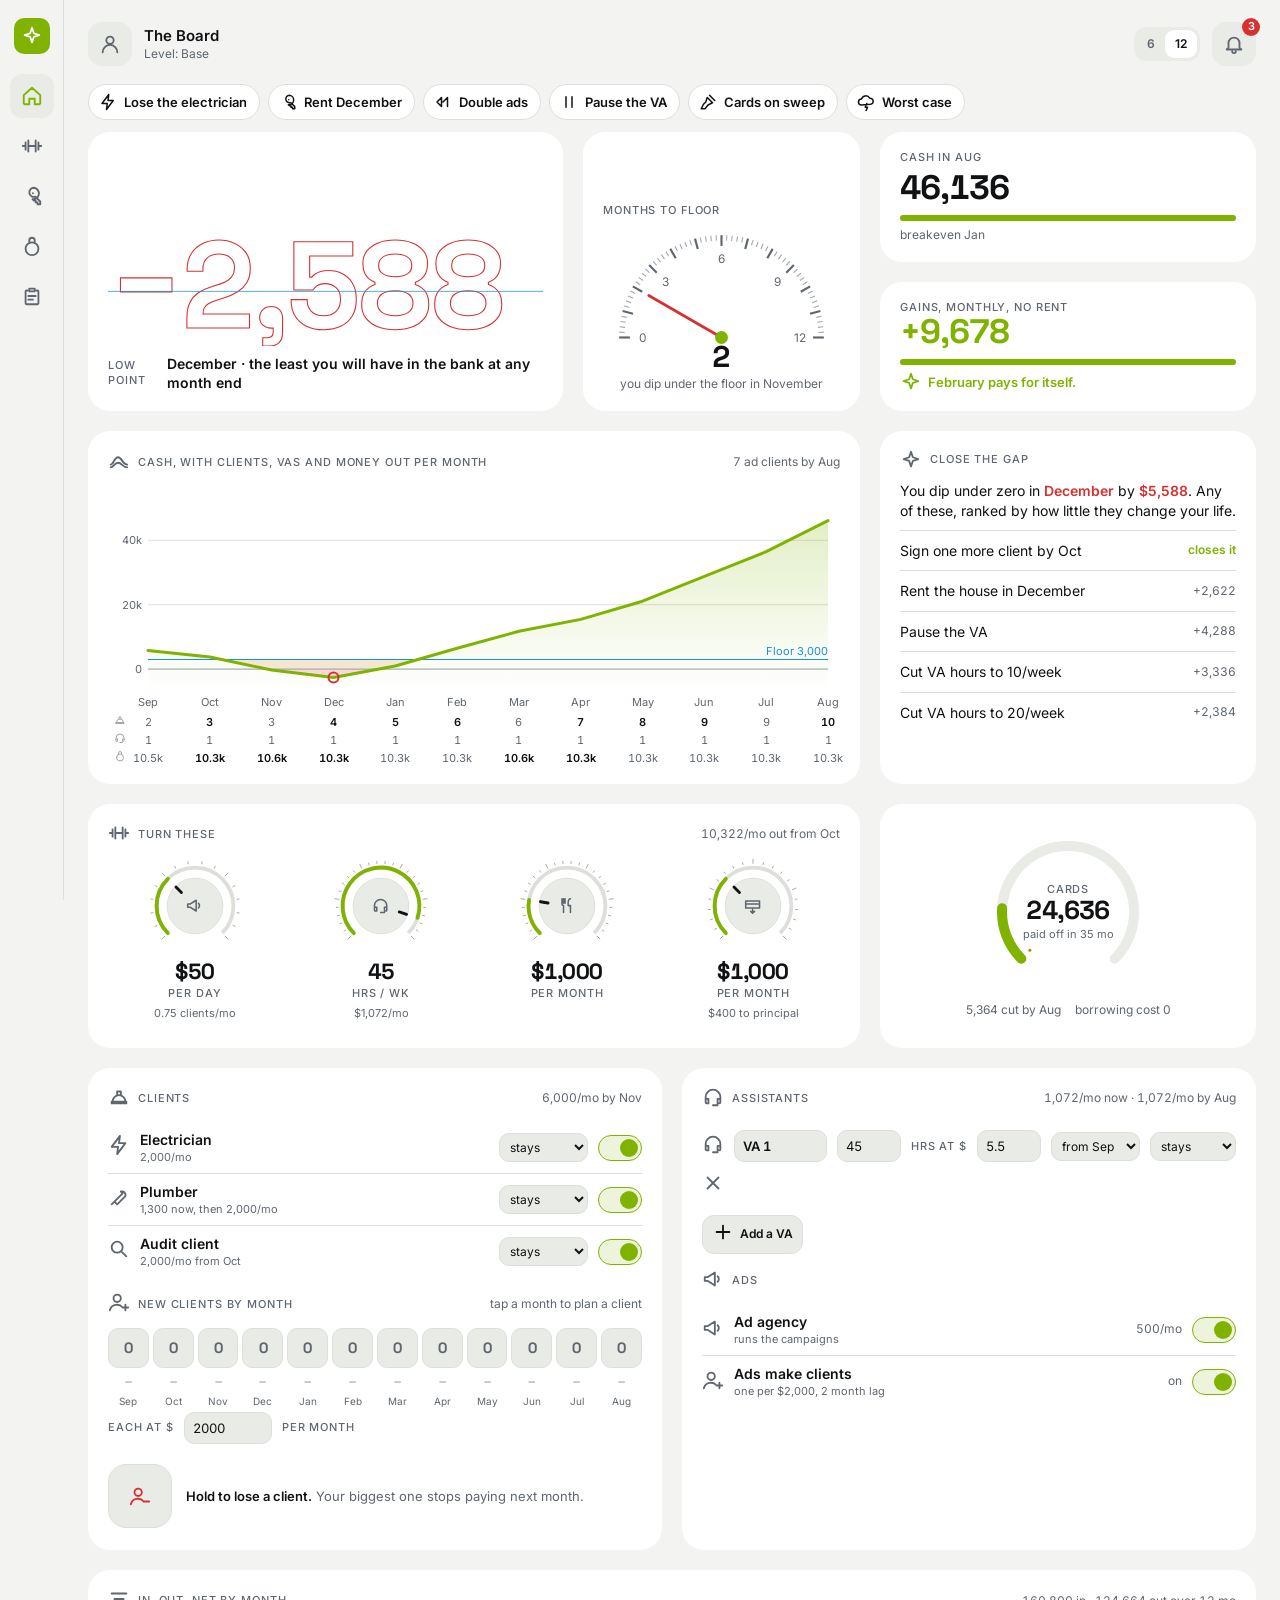
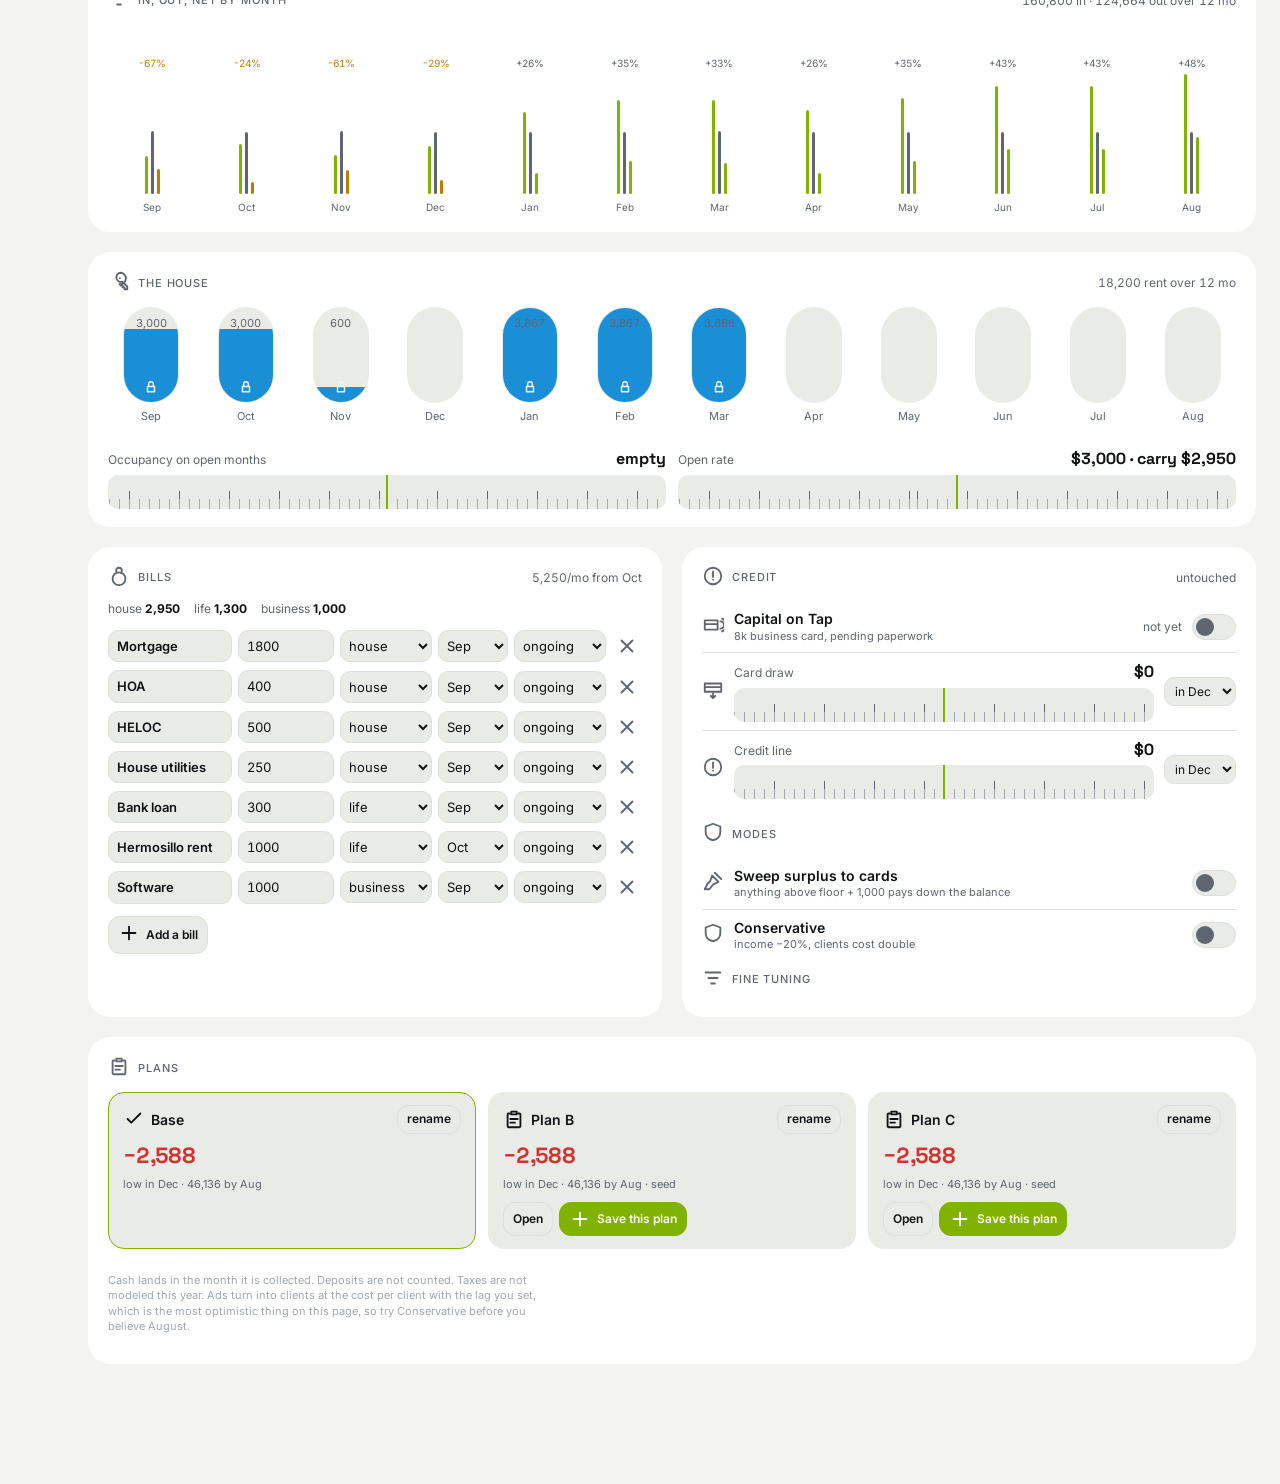
<file: the-board/index.html>
<!doctype html>
<html lang="en">
<head>
<meta charset="utf-8">
<meta name="viewport" content="width=device-width, initial-scale=1">
<title>The Board</title>
<link rel="preconnect" href="https://fonts.googleapis.com">
<link rel="stylesheet" href="https://fonts.googleapis.com/css2?family=Space+Grotesk:wght@500;700&family=Inter:wght@400;500;600&display=swap">
<style>
:root {
  color-scheme: dark;
  --ground: #0B0D10; --card: #15181D; --raised: #1E2229; --rule: #262B33; --ink: #F2F4F6; --ink-2: #8B929C; --ink-3: #4E555F;
  --accent: #C9F53A; --accent-ink: #0B0D10; --accent-dim: rgba(201,245,58,.14); --accent-glow: rgba(201,245,58,.35);
  --floor: #6FC7FF; --floor-dim: rgba(111,199,255,.18);
  --warn: #FFB020; --warn-dim: rgba(255,176,32,.2);
  --crit: #FF4D4D; --crit-dim: rgba(255,77,77,.22);
  --ghost: rgba(139,146,156,.45);
}
@media (prefers-color-scheme: light) {
  :root:not([data-theme="dark"]) {
    color-scheme: light;
    --ground: #F3F4F2; --card: #FFFFFF; --raised: #E9EBE6; --rule: #DDE0DA; --ink: #101214; --ink-2: #5F6670; --ink-3: #A2A8AE;
    --accent: #7FB300; --accent-ink: #FFFFFF; --accent-dim: rgba(127,179,0,.14); --accent-glow: rgba(127,179,0,.3);
    --floor: #1A8FD6; --floor-dim: rgba(26,143,214,.16);
    --warn: #C27A00; --warn-dim: rgba(194,122,0,.18);
    --crit: #D63131; --crit-dim: rgba(214,49,49,.18);
    --ghost: rgba(95,102,112,.5);
  }
}
:root[data-theme="light"] {
  color-scheme: light;
  --ground: #F3F4F2; --card: #FFFFFF; --raised: #E9EBE6; --rule: #DDE0DA; --ink: #101214; --ink-2: #5F6670; --ink-3: #A2A8AE;
  --accent: #7FB300; --accent-ink: #FFFFFF; --accent-dim: rgba(127,179,0,.14); --accent-glow: rgba(127,179,0,.3);
  --floor: #1A8FD6; --floor-dim: rgba(26,143,214,.16);
  --warn: #C27A00; --warn-dim: rgba(194,122,0,.18);
  --crit: #D63131; --crit-dim: rgba(214,49,49,.18);
  --ghost: rgba(95,102,112,.5);
}
* { box-sizing: border-box; }
body { margin: 0; background: var(--ground); color: var(--ink); font-family: Inter, "Helvetica Neue", Arial, sans-serif; font-size: 14px; line-height: 1.4; -webkit-font-smoothing: antialiased; overflow-x: hidden; }
.num, .disp { font-variant-numeric: tabular-nums; }
.disp { font-family: "Space Grotesk", Inter, sans-serif; font-weight: 700; letter-spacing: -.03em; }
button { font: inherit; color: inherit; background: none; border: 0; padding: 0; cursor: pointer; }
button:focus-visible, [tabindex]:focus-visible, input:focus-visible, select:focus-visible { outline: 2px solid var(--accent); outline-offset: 2px; }
svg.ic { width: 22px; height: 22px; fill: none; stroke: currentColor; stroke-width: 2; stroke-linecap: round; stroke-linejoin: round; flex: none; }
.micro { font-size: 11px; letter-spacing: .08em; text-transform: uppercase; color: var(--ink-2); font-weight: 500; }
input[type=number], input[type=text], select { font: inherit; font-size: 13px; color: var(--ink); background: var(--raised); border: 1px solid var(--rule); border-radius: 10px; padding: 6px 8px; font-variant-numeric: tabular-nums; }
input[type=number] { width: 88px; }

/* ---------- shell ---------- */
.shell { display: grid; grid-template-columns: 64px 1fr; min-height: 100vh; }
.rail { position: sticky; top: 0; height: 100vh; display: flex; flex-direction: column; align-items: center; gap: 6px; padding: 18px 0; border-right: 1px solid var(--rule); background: var(--ground); z-index: 20; }
.rail .logo { width: 36px; height: 36px; border-radius: 10px; background: var(--accent); color: var(--accent-ink); display: grid; place-items: center; margin-bottom: 14px; }
.tab { width: 44px; height: 44px; border-radius: 12px; display: grid; place-items: center; color: var(--ink-2); }
.tab[aria-current="true"] { background: var(--raised); color: var(--accent); }
.tab:hover { color: var(--ink); }
.main { max-width: 1280px; width: 100%; margin: 0 auto; padding: 18px 24px 120px; }
.grid { display: grid; grid-template-columns: repeat(12, minmax(0, 1fr)); gap: 20px; }
.w input, .w select { min-width: 0; max-width: 100%; }
.main { min-width: 0; }
.w { background: var(--card); border-radius: 22px; padding: 18px 20px; min-width: 0; position: relative; }
.w-h { display: flex; align-items: center; gap: 8px; color: var(--ink-2); margin-bottom: 10px; }
.w-h .sp { flex: 1; }
.w-h .r { font-size: 12px; color: var(--ink-2); font-variant-numeric: tabular-nums; }
.c12 { grid-column: span 12; } .c8 { grid-column: span 8; } .c6 { grid-column: span 6; } .c5 { grid-column: span 5; } .c4 { grid-column: span 4; } .c3 { grid-column: span 3; }
.sec { scroll-margin-top: 110px; }
@media (max-width: 899px) {
  .shell { grid-template-columns: 1fr; }
  .rail { position: fixed; top: auto; bottom: 0; left: 0; right: 0; height: 64px; flex-direction: row; justify-content: space-around; padding: 6px 10px calc(6px + env(safe-area-inset-bottom)); border-right: 0; border-top: 1px solid var(--rule); }
  .rail .logo { display: none; }
  .main { padding: 12px 12px 110px; }
  .grid { gap: 12px; }
  .c8, .c6, .c5, .c4, .c3 { grid-column: span 12; }
  .sec { scroll-margin-top: 84px; }
}

/* ---------- header ---------- */
.hdr { display: flex; align-items: center; gap: 12px; padding: 4px 0 10px; }
.hdr .av { width: 44px; height: 44px; border-radius: 14px; background: var(--raised); display: grid; place-items: center; color: var(--ink-2); }
.hdr .nm { font-weight: 600; font-size: 15px; }
.hdr .lv { font-size: 12px; color: var(--ink-2); }
.hdr .sp { flex: 1; }
.hdr .bell { position: relative; width: 44px; height: 44px; border-radius: 14px; background: var(--raised); display: grid; place-items: center; color: var(--ink-2); }
.hdr .bell .n { position: absolute; top: -4px; right: -4px; min-width: 18px; height: 18px; border-radius: 9px; background: var(--crit); color: #fff; font-size: 11px; font-weight: 600; display: grid; place-items: center; padding: 0 4px; }
.hdr .bell .n[hidden] { display: none; }
.hz { display: flex; background: var(--raised); border-radius: 12px; padding: 3px; }
.hz button { font-size: 12px; font-weight: 600; padding: 6px 10px; border-radius: 9px; color: var(--ink-2); }
.hz button[aria-pressed="true"] { background: var(--card); color: var(--ink); }

/* ---------- chips ---------- */
body.strip-on .chips-wrap { top: 52px; }
.chips-wrap { position: sticky; top: 0; transition: top .15s; z-index: 15; background: var(--ground); padding: 8px 0 12px; margin: 0 -4px; }
.chips { display: flex; gap: 8px; overflow-x: auto; padding: 0 4px; scrollbar-width: none; }
.chips::-webkit-scrollbar { display: none; }
.chip { display: inline-flex; align-items: center; gap: 7px; padding: 8px 12px 8px 10px; border-radius: 999px; background: var(--card); border: 1px solid var(--rule); font-size: 13px; font-weight: 600; white-space: nowrap; color: var(--ink); transition: transform .08s, background .15s; }
.chip svg.ic { width: 18px; height: 18px; }
.chip[aria-pressed="true"] { background: var(--accent); color: var(--accent-ink); border-color: var(--accent); }
.chip[disabled] { opacity: .4; cursor: not-allowed; }
.chip:active { transform: scale(.96); }

/* ---------- hero ---------- */
.hero { min-height: 244px; display: flex; flex-direction: column; justify-content: flex-end; }
.hero svg.fillnum { width: 100%; height: auto; display: block; overflow: hidden; }
.hero .lbl { display: flex; justify-content: space-between; align-items: baseline; margin-top: 8px; }
.hero .lbl .m { font-weight: 600; }
.fillnum .outline { fill: none; stroke: var(--accent); stroke-width: 1.5; }
.fillnum .outline.crit { stroke: var(--crit); }
.fillnum .fill { fill: var(--accent); }
.fillnum .fill.warn { fill: var(--warn); }
.fillnum .hair { stroke: var(--floor); stroke-width: 1; }
.fillnum .hair.pulse { animation: hp .3s 2; }
@keyframes hp { 50% { stroke: var(--warn); stroke-width: 3; } }
.hero-strip { position: fixed; top: 0; left: 0; right: 0; z-index: 30; background: var(--ground); border-bottom: 1px solid var(--rule); padding: 8px 14px; display: none; align-items: center; gap: 12px; }
.hero-strip.on { display: flex; }
.hero-strip .v { font-size: 26px; }
.hero-strip .bar { flex: 1; height: 6px; border-radius: 3px; background: var(--raised); position: relative; overflow: hidden; }
.hero-strip .bar i { position: absolute; left: 0; top: 0; bottom: 0; background: var(--accent); width: var(--p, 0%); }
.hero-strip .bar b { position: absolute; left: 40%; top: 0; bottom: 0; width: 1px; background: var(--floor); }

/* ---------- dial widget ---------- */
.gauge { display: flex; flex-direction: column; align-items: center; justify-content: flex-end; min-height: 244px; }
.gauge svg { width: 100%; max-width: 240px; height: auto; overflow: visible; }
.gauge .tick { stroke: var(--ink-3); stroke-width: 1; }
.gauge .tick.major { stroke: var(--ink-2); stroke-width: 2; }
.gauge .lab { font-size: 11px; fill: var(--ink-2); font-family: Inter, sans-serif; }
.gauge .needle { stroke: var(--accent); stroke-width: 2.5; stroke-linecap: round; transition: transform .22s cubic-bezier(.2,1.4,.4,1); transform-origin: 110px 110px; }
.gauge .needle.warn { stroke: var(--warn); } .gauge .needle.crit { stroke: var(--crit); }
.gauge .hub { fill: var(--accent); }
.gauge .ro { font-size: 30px; line-height: 1; margin-top: -8px; }
.gauge .ro.never { color: var(--accent); }
.gauge .sub { font-size: 12px; color: var(--ink-2); margin-top: 4px; }

/* ---------- tiles ---------- */
.tiles { display: grid; grid-template-rows: 1fr 1fr; gap: 20px; }
.tile { display: flex; flex-direction: column; justify-content: space-between; min-height: 112px; }
.tile .v { font-size: 34px; line-height: 1; }
.tile .v.crit { color: var(--crit); } .tile .v.warn { color: var(--warn); } .tile .v.good { color: var(--accent); }
.tile .bar { height: 6px; border-radius: 3px; background: var(--raised); overflow: hidden; margin-top: 10px; }
.tile .bar i { display: block; height: 100%; width: var(--p, 0%); background: var(--accent); transition: width .24s ease-out; }
.tile .s { font-size: 12px; color: var(--ink-2); margin-top: 6px; }
@media (max-width: 899px) { .tiles { grid-template-columns: 1fr 1fr; grid-template-rows: auto; gap: 12px; } }

/* ---------- curve ---------- */
.curve { min-height: 260px; }
.chart { position: relative; height: 280px; touch-action: pan-y; }
.chart .lane { font-size: 11px; fill: var(--ink-2); font-family: Inter, sans-serif; font-variant-numeric: tabular-nums; }
.chart .lane.chg { fill: var(--ink); font-weight: 600; }
.chart .lane-ic path { fill: none; stroke: var(--ink-3); stroke-width: 2; stroke-linecap: round; stroke-linejoin: round; }
.sched { display: grid; grid-template-columns: repeat(12, minmax(0, 1fr)); gap: 4px; }
.sc { display: flex; flex-direction: column; align-items: center; gap: 3px; }
.sc .up { width: 100%; height: 40px; border-radius: 10px; background: var(--raised); border: 1px solid var(--rule); display: grid; place-items: center; }
.sc .up .n { font-size: 15px; color: var(--ink-2); }
.sc.on .up { background: var(--accent-dim); border-color: var(--accent); } .sc.on .up .n { color: var(--accent); }
.sc .dn { width: 100%; height: 20px; border-radius: 6px; color: var(--ink-3); font-size: 14px; line-height: 1; }
.sc .dn:hover { color: var(--ink); background: var(--raised); }
.sc .m { font-size: 10px; color: var(--ink-2); }
.sc.off { opacity: .3; pointer-events: none; }
.chart svg { width: 100%; height: 100%; display: block; overflow: visible; }
.chart .axis text { font-size: 11px; fill: var(--ink-2); font-family: Inter, sans-serif; font-variant-numeric: tabular-nums; }
.chart .grid line { stroke: var(--rule); stroke-width: 1; }
.chart .zero { stroke: var(--ink-3); stroke-width: 1; }
.chart .floor { stroke: var(--floor); stroke-width: 1; }
.chart .floor-lab { font-size: 11px; fill: var(--floor); font-family: Inter, sans-serif; }
.chart .line { fill: none; stroke: var(--accent); stroke-width: 3; stroke-linejoin: round; stroke-linecap: round; }
.chart .ghost { fill: none; stroke: var(--ghost); stroke-width: 1.5; stroke-dasharray: 5 4; }
.chart .ruler { stroke: var(--ink-2); stroke-width: 1.5; stroke-dasharray: 2 5; stroke-linecap: round; }
.chart .dot { fill: #fff; stroke: var(--ground); stroke-width: 2; }
.chart .lowring { fill: none; stroke-width: 2; }
.pill { position: absolute; transform: translate(-50%, -100%); background: var(--raised); color: var(--ink); border-radius: 12px; padding: 6px 10px; font-size: 12px; white-space: nowrap; pointer-events: none; box-shadow: 0 4px 14px rgba(0,0,0,.3); }
.pill b { font-weight: 600; }
.pill .w { color: var(--ink-2); display: block; font-size: 11px; background: none; padding: 0; border-radius: 0; }
.pill::after { content: ""; position: absolute; left: 50%; bottom: -5px; width: 10px; height: 10px; background: var(--raised); transform: translateX(-50%) rotate(45deg); }

/* ---------- answers ---------- */
.answers { display: flex; flex-direction: column; min-height: 260px; }
.answers .lead { margin: 0 0 8px; font-size: 14px; line-height: 1.45; }
.answers .lead b { font-weight: 600; }
.answers .lead.warn b { color: var(--warn); } .answers .lead.crit b { color: var(--crit); }
.answers .list { overflow: auto; flex: 1; }
.ans { display: flex; align-items: center; gap: 10px; width: 100%; text-align: left; padding: 10px 0; border-top: 1px solid var(--rule); font-size: 14px; }
.ans .t { flex: 1; }
.ans .c { font-size: 12px; color: var(--ink-2); white-space: nowrap; font-variant-numeric: tabular-nums; }
.ans .c.full { color: var(--accent); font-weight: 600; }
.ans:hover .t { color: var(--accent); }

/* ---------- rotary dials ---------- */
.dials { display: grid; grid-template-columns: repeat(4, minmax(0, 1fr)); gap: 12px; }
.dial { display: flex; flex-direction: column; align-items: center; gap: 4px; touch-action: none; user-select: none; -webkit-user-select: none; }
.dial svg { width: 96px; height: 96px; cursor: ns-resize; overflow: visible; }
@media (max-width: 899px) { .dials { grid-template-columns: repeat(2, minmax(0, 1fr)); } .dial svg { width: 120px; height: 120px; cursor: grab; } }
.dial .knob { fill: var(--raised); stroke: var(--rule); stroke-width: 1; }
.dial .ring { fill: none; stroke: var(--rule); stroke-width: 4; }
.dial .prog { fill: none; stroke: var(--accent); stroke-width: 4; stroke-linecap: round; }
.dial .tk { stroke: var(--ink-3); stroke-width: 1; }
.dial .ptr { stroke: var(--ink); stroke-width: 3; stroke-linecap: round; }
.dial .ico { color: var(--ink-2); fill: none; stroke: currentColor; stroke-width: 2; stroke-linecap: round; stroke-linejoin: round; }
.dial .ro { font-size: 22px; line-height: 1; margin-top: 2px; }
.dial .u { font-size: 11px; color: var(--ink-2); }
.dial .why { font-size: 11px; color: var(--ink-2); text-align: center; min-height: 14px; }
.dial.active .ro { color: var(--accent); }
.dial.bump svg { animation: bump .08s; }
@keyframes bump { 50% { transform: scale(1.03); } }

/* ---------- ring ---------- */
.ringw { display: flex; flex-direction: column; align-items: center; justify-content: center; min-height: 244px; }
.ring { position: relative; width: 160px; height: 160px; }
.ring svg { width: 100%; height: 100%; overflow: visible; }
.ring .trk { fill: none; stroke: var(--raised); stroke-width: 10; stroke-linecap: round; }
.ring .prg { fill: none; stroke: var(--accent); stroke-width: 10; stroke-linecap: round; transition: stroke-dashoffset .3s ease-out; }
.ring .cost { fill: none; stroke: var(--warn); stroke-width: 3; stroke-linecap: round; }
.ring .c { position: absolute; inset: 0; display: flex; flex-direction: column; align-items: center; justify-content: center; }
.ring .c .v { font-size: 26px; line-height: 1; }
.ring .c .s { font-size: 11px; color: var(--ink-2); margin-top: 4px; text-align: center; }
.ring-sub { font-size: 12px; color: var(--ink-2); margin-top: 10px; display: flex; gap: 14px; }

/* ---------- tanks ---------- */
.tanks { display: grid; grid-template-columns: repeat(12, minmax(0, 1fr)); gap: 8px; }
.tank { position: relative; height: 96px; max-width: 56px; width: 100%; margin: 0 auto; border-radius: 999px; background: var(--raised); overflow: hidden; cursor: pointer; border: 1px solid transparent; }
.tank .f { position: absolute; left: 0; right: 0; bottom: 0; height: var(--h, 0%); background: var(--accent); transition: height .24s ease-out; }
.tank.occ .f { background: repeating-linear-gradient(0deg, var(--accent) 0 3px, transparent 3px 7px); opacity: .8; }
.tank.signed .f { background: var(--floor); }
.tank.sel { border-color: var(--accent); }
.tank .v { position: absolute; top: 8px; left: 0; right: 0; text-align: center; font-size: 11px; color: var(--ink-2); }
.tank .lk { position: absolute; bottom: 8px; left: 0; right: 0; display: grid; place-items: center; color: var(--ground); }
.tank .lk svg.ic { width: 14px; height: 14px; stroke-width: 2.5; }
.tank.off { opacity: .35; pointer-events: none; }
.tank-m { display: grid; grid-template-columns: repeat(12, minmax(0, 1fr)); gap: 8px; margin-top: 6px; text-align: center; font-size: 11px; color: var(--ink-2); }
.tank-ed { display: flex; align-items: center; gap: 12px; margin-top: 12px; flex-wrap: wrap; }
.tank-ed .nm { font-weight: 600; min-width: 80px; }
.key { display: inline-flex; align-items: center; gap: 6px; font-size: 13px; font-weight: 600; padding: 8px 12px; border-radius: 12px; background: var(--raised); border: 1px solid var(--rule); color: var(--ink); }
.key.sm { padding: 5px 9px; font-size: 12px; }
.key:active { transform: translateY(1px); }
.key.acc { background: var(--accent); color: var(--accent-ink); border-color: var(--accent); }
.key.danger { color: var(--crit); }

/* ---------- scrub ruler ---------- */
.scrub { flex: 1; min-width: 180px; }
.scrub .top { display: flex; justify-content: space-between; align-items: baseline; font-size: 12px; color: var(--ink-2); margin-bottom: 4px; }
.scrub .top b { font-size: 16px; color: var(--ink); font-weight: 700; font-family: "Space Grotesk", sans-serif; }
.scrub .strip { position: relative; height: 34px; border-radius: 10px; background: var(--raised); overflow: hidden; cursor: ew-resize; touch-action: pan-y; user-select: none; }
.scrub .ticks { position: absolute; inset: 0; background-image: repeating-linear-gradient(to right, var(--ink-3) 0 1px, transparent 1px 10px), repeating-linear-gradient(to right, var(--ink-2) 0 1px, transparent 1px 50px); background-size: 100% 10px, 100% 18px; background-repeat: repeat-x; background-position: var(--o, 0px) bottom, var(--o, 0px) bottom; }
.scrub .mk { position: absolute; left: 50%; top: 0; bottom: 0; width: 2px; background: var(--accent); transform: translateX(-1px); }
.scrub.active .strip { outline: 1px solid var(--accent); }

/* ---------- clusters ---------- */
.clusters { display: grid; grid-template-columns: repeat(12, minmax(0, 1fr)); gap: 6px; align-items: end; height: 170px; }
.cl { display: flex; flex-direction: column; align-items: center; justify-content: flex-end; height: 100%; gap: 4px; }
.cl .p { font-size: 10px; color: var(--ink-2); font-variant-numeric: tabular-nums; }
.cl .p.neg { color: var(--warn); }
.cl .bars { display: flex; gap: 3px; align-items: flex-end; height: 120px; }
.cl .b { width: 3px; border-radius: 2px; background: var(--accent); height: var(--h, 0%); transition: height .24s ease-out; }
.cl .b.out { background: var(--ink-2); }
.cl .b.neg { background: var(--warn); }
.cl-m { display: grid; grid-template-columns: repeat(12, minmax(0, 1fr)); gap: 6px; text-align: center; font-size: 10px; color: var(--ink-2); margin-top: 6px; }

/* ---------- rows / lists ---------- */
.row { display: flex; align-items: center; gap: 10px; padding: 8px 0; border-top: 1px solid var(--rule); }
.row:first-of-type { border-top: 0; }
.row .ic { color: var(--ink-2); }
.row .nm { font-weight: 600; flex: 1; min-width: 0; }
.row .nm small { display: block; font-weight: 400; font-size: 11px; color: var(--ink-2); }
.row.dead .nm { opacity: .4; text-decoration: line-through; }
.row select { padding: 5px 6px; font-size: 12px; }
.pt { position: relative; width: 44px; height: 26px; border-radius: 13px; background: var(--raised); border: 1px solid var(--rule); flex: none; transition: background .15s; }
.pt::after { content: ""; position: absolute; top: 3px; left: 3px; width: 18px; height: 18px; border-radius: 50%; background: var(--ink-2); transition: transform .12s, background .12s; }
.pt[aria-checked="true"] { background: var(--accent-dim); border-color: var(--accent); }
.pt[aria-checked="true"]::after { transform: translateX(18px); background: var(--accent); }
.stepper { display: inline-flex; align-items: center; gap: 6px; }
.stepper .k { width: 32px; height: 32px; border-radius: 10px; background: var(--raised); border: 1px solid var(--rule); display: grid; place-items: center; }
.stepper .n { min-width: 34px; text-align: center; font-size: 18px; }
.lose { display: flex; align-items: center; gap: 14px; padding: 12px 0 4px; }
.lose .k { position: relative; width: 64px; height: 64px; border-radius: 18px; background: var(--raised); border: 1px solid var(--rule); display: grid; place-items: center; color: var(--crit); flex: none; }
.lose .k::before { content: ""; position: absolute; inset: -5px; border-radius: 22px; background: conic-gradient(var(--crit) calc(var(--ring, 0) * 1%), transparent 0); -webkit-mask: radial-gradient(circle, transparent 66%, #000 67%); mask: radial-gradient(circle, transparent 66%, #000 67%); }
.lose .t { font-size: 13px; color: var(--ink-2); }
.lose .t b { color: var(--ink); font-weight: 600; }
.undo { color: var(--accent); font-weight: 600; margin-left: 6px; }
.va-row { flex-wrap: wrap; }
.va-row .hrs { width: 64px; }
.va-row .rate { width: 64px; }
.va-row .nm { flex: 1 1 90px; }
.bill { display: grid; grid-template-columns: minmax(0, 1.3fr) minmax(0, 96px) minmax(0, 92px) minmax(0, 70px) minmax(0, 92px) 30px; gap: 6px; align-items: center; padding: 4px 0; }
.bill .nm { width: 100%; font-weight: 600; }
.bill .amt { width: 100%; }
.bill select { width: 100%; padding: 6px 4px; }
.bill .del { width: 30px; height: 30px; border-radius: 9px; display: grid; place-items: center; color: var(--ink-2); }
.bill-tot { display: flex; gap: 14px; font-size: 12px; color: var(--ink-2); margin-bottom: 8px; }
.bill-tot b { color: var(--ink); }
@media (max-width: 480px) { .bill { grid-template-columns: minmax(0,1fr) minmax(0,1fr) minmax(0,1fr) 30px; border-bottom: 1px solid var(--rule); padding: 8px 0; } .bill .nm { grid-column: 1/3; } .bill .amt { grid-column: 3; } .bill .del { grid-column: 4; } .bill .kind { grid-column: 1; } .bill .st { grid-column: 2; } .bill .en { grid-column: 3/5; } }
.note { font-size: 12px; color: var(--ink-2); margin: 8px 0 0; max-width: 60ch; }
.adv summary { list-style: none; cursor: pointer; display: flex; align-items: center; gap: 8px; color: var(--ink-2); padding: 6px 0; }
.adv summary::-webkit-details-marker { display: none; }
.adv-grid { display: grid; grid-template-columns: repeat(auto-fill, minmax(150px, 1fr)); gap: 8px 12px; padding: 8px 0; }
.adv-grid label { font-size: 11px; color: var(--ink-2); display: flex; flex-direction: column; gap: 3px; }
.adv-grid input { width: 100%; }

/* ---------- slots ---------- */
.slots { display: grid; grid-template-columns: repeat(3, minmax(0, 1fr)); gap: 12px; }
.slot { border-radius: 16px; background: var(--raised); padding: 12px 14px; text-align: left; border: 1px solid transparent; display: flex; flex-direction: column; gap: 6px; }
.slot[aria-current="true"] { border-color: var(--accent); }
.slot .n { font-weight: 600; display: flex; align-items: center; gap: 6px; }
.slot .v { font-size: 22px; }
.slot .v.crit { color: var(--crit); } .slot .v.warn { color: var(--warn); } .slot .v.good { color: var(--accent); }
.slot .s { font-size: 11px; color: var(--ink-2); }
.slot .acts { display: flex; gap: 6px; margin-top: 4px; }
@media (max-width: 899px) { .slots { grid-template-columns: 1fr; } }
.celebrate { color: var(--accent); font-weight: 600; font-size: 13px; display: flex; align-items: center; gap: 6px; }
.foot { font-size: 11px; color: var(--ink-3); margin-top: 24px; max-width: 64ch; }
@media (prefers-reduced-motion: reduce) { *, *::before, *::after { transition: none !important; animation: none !important; } }
</style>
</head>
<body>
<div class="hero-strip" id="hero-strip"><span class="disp num v" id="hs-v">–</span><div class="bar"><i id="hs-p"></i><b></b></div><span class="micro" id="hs-m"></span></div>
<div class="shell">
  <nav class="rail" aria-label="Sections">
    <div class="logo" id="logo"></div>
    <button class="tab" data-sec="s-home" aria-current="true" title="Home" data-ic="home"></button>
    <button class="tab" data-sec="s-train" title="Train" data-ic="dumbbell"></button>
    <button class="tab" data-sec="s-house" title="House" data-ic="key"></button>
    <button class="tab" data-sec="s-load" title="Load" data-ic="kettlebell"></button>
    <button class="tab" data-sec="s-plans" title="Plans" data-ic="clipboard"></button>
  </nav>
  <main class="main">
    <header class="hdr">
      <div class="av" data-ic="avatar"></div>
      <div><div class="nm">The Board</div><div class="lv">Level: <span id="lv"></span></div></div>
      <span class="sp"></span>
      <div class="hz" role="group" aria-label="Horizon"><button data-h="6" aria-pressed="false">6</button><button data-h="12" aria-pressed="true">12</button></div>
      <button class="bell" id="bell" title="Floor breaches" data-ic="bell"><span class="n" id="bell-n" hidden></span></button>
    </header>
    <div class="chips-wrap"><div class="chips" id="chips"></div></div>

    <div class="grid" id="s-home">
      <section class="w c5 hero"><svg class="fillnum" id="fillnum" viewBox="0 0 600 190" aria-label="Lowest cash point"></svg><div class="lbl"><span class="micro">Low point</span><span class="m" id="hero-m"></span></div></section>
      <section class="w c3 gauge" id="gauge"></section>
      <div class="c4 tiles">
        <section class="w tile"><span class="micro" id="t-end-l">Cash in Aug</span><div><div class="disp num v" id="t-end">–</div><div class="bar"><i id="t-end-p"></i></div><div class="s" id="t-end-s"></div></div></section>
        <section class="w tile"><span class="micro">Gains, monthly, no rent</span><div><div class="disp num v" id="t-gain">–</div><div class="bar"><i id="t-gain-p"></i></div><div class="s" id="t-gain-s"></div></div></section>
      </div>
      <section class="w c8 curve"><div class="w-h"><span data-ic="compare"></span><span class="micro">Cash, with clients, VAs and money out per month</span><span class="sp"></span><span class="r" id="curve-r"></span></div><div class="chart" id="chart"><svg aria-label="Projected cash by month"></svg><div class="pill" id="pill" hidden></div></div></section>
      <section class="w c4 answers" id="answers"></section>
    </div>

    <div class="grid sec" id="s-train" style="margin-top:20px">
      <section class="w c8"><div class="w-h"><span data-ic="dumbbell"></span><span class="micro">Turn these</span><span class="sp"></span><span class="r" id="dials-r"></span></div><div class="dials" id="dials"></div></section>
      <section class="w c4 ringw"><div class="ring" id="ring"></div><div class="ring-sub" id="ring-sub"></div></section>
      <section class="w c6"><div class="w-h"><span data-ic="hardhat"></span><span class="micro">Clients</span><span class="sp"></span><span class="r" id="clients-r"></span></div><div id="client-rows"></div>
        <div class="w-h" style="margin-top:14px"><span data-ic="personplus"></span><span class="micro">New clients by month</span><span class="sp"></span><span class="r" id="sched-r"></span></div>
        <div class="sched" id="sched"></div>
        <div class="row" style="border-top:0;padding-top:4px"><span class="micro">each at $</span><input type="number" id="add-amt" step="250" min="0" aria-label="Retainer per new client"><span class="micro">per month</span></div>
        <div class="lose"><button class="k" id="lose" aria-label="Hold to lose a client" data-ic="personminus"></button><div class="t" id="lose-t"><b>Hold to lose a client.</b> Your biggest one stops paying next month.</div></div>
      </section>
      <section class="w c6"><div class="w-h"><span data-ic="headset"></span><span class="micro">Assistants</span><span class="sp"></span><span class="r" id="va-r"></span></div><div id="va-rows"></div><button class="key sm" id="va-add" style="margin-top:8px"><span data-ic="plus"></span>Add a VA</button>
        <div class="w-h" style="margin-top:14px"><span data-ic="megaphone"></span><span class="micro">Ads</span></div><div id="ads-rows"></div>
      </section>
      <section class="w c12"><div class="w-h"><span data-ic="filter"></span><span class="micro">In, out, net by month</span><span class="sp"></span><span class="r" id="cl-r"></span></div><div class="clusters" id="clusters"></div><div class="cl-m" id="cl-m"></div></section>
    </div>

    <div class="grid sec" id="s-house" style="margin-top:20px">
      <section class="w c12"><div class="w-h"><span data-ic="key"></span><span class="micro">The house</span><span class="sp"></span><span class="r" id="house-r"></span></div>
        <div class="tanks" id="tanks"></div><div class="tank-m" id="tank-m"></div>
        <div class="tank-ed" id="tank-ed"></div>
        <div class="tank-ed" id="house-rows"></div>
      </section>
    </div>

    <div class="grid sec" id="s-load" style="margin-top:20px">
      <section class="w c6"><div class="w-h"><span data-ic="kettlebell"></span><span class="micro">Bills</span><span class="sp"></span><span class="r" id="bills-r"></span></div><div class="bill-tot" id="bills-tot"></div><div id="bill-rows"></div><button class="key sm" id="bill-add" style="margin-top:8px"><span data-ic="plus"></span>Add a bill</button></section>
      <section class="w c6"><div class="w-h"><span data-ic="coin"></span><span class="micro">Credit</span><span class="sp"></span><span class="r" id="credit-r"></span></div><div id="credit-rows"></div>
        <div class="w-h" style="margin-top:14px"><span data-ic="shield"></span><span class="micro">Modes</span></div><div id="mode-rows"></div>
        <details class="adv"><summary><span data-ic="filter"></span><span class="micro">Fine tuning</span></summary><div class="adv-grid" id="adv-grid"></div><button class="key sm danger" id="reset">Reset this plan to the seed</button></details>
      </section>
    </div>

    <div class="grid sec" id="s-plans" style="margin-top:20px">
      <section class="w c12"><div class="w-h"><span data-ic="clipboard"></span><span class="micro">Plans</span></div><div class="slots" id="slots"></div>
        <p class="foot">Cash lands in the month it is collected. Deposits are not counted. Taxes are not modeled this year. Ads turn into clients at the cost per client with the lag you set, which is the most optimistic thing on this page, so try Conservative before you believe August.</p>
      </section>
    </div>
  </main>
</div>
<script>
// ---- Cash engine (pure, no DOM) ----
const MONTH_LABELS = ['Sep','Oct','Nov','Dec','Jan','Feb','Mar','Apr','May','Jun','Jul','Aug'];
const MONTH_FULL   = ['September 2026','October 2026','November 2026','December 2026','January 2027','February 2027','March 2027','April 2027','May 2027','June 2027','July 2027','August 2027'];
const WEEKS_PER_MONTH = 4.33;

function baseScenario() {
  return {
    name: 'Base',
    horizon: 12,
    startCash: 10000,
    floor: 3000,
    // bills: name, amount per month, start month index, end month index (null = ongoing), kind
    bills: [
      { id: 'mortgage', name: 'Mortgage',        amount: 1800, start: 0, end: null, kind: 'house' },
      { id: 'hoa',      name: 'HOA',             amount: 400,  start: 0, end: null, kind: 'house' },
      { id: 'heloc',    name: 'HELOC',           amount: 500,  start: 0, end: null, kind: 'house' },
      { id: 'util',     name: 'House utilities', amount: 250,  start: 0, end: null, kind: 'house' },
      { id: 'loan',     name: 'Bank loan',       amount: 300,  start: 0, end: null, kind: 'life' },
      { id: 'mexico',   name: 'Hermosillo rent', amount: 1000, start: 1, end: null, kind: 'life' },
      { id: 'software', name: 'Software',        amount: 1000, start: 0, end: null, kind: 'business' },
    ],
    hoaArrears: 1200,
    // signed leases: cash in the month it lands
    signedRent: { 0: 3000, 1: 3000, 2: 600, 4: 3867, 5: 3867, 6: 3866 },
    signedMonths: [0,1,2,4,5,6],
    bookedOpen: [],            // open months he has booked
    bookedRates: {},           // month -> rate for booked open months (falls back to openRate)
    occupancy: 0,              // 0..0.9, applied to open, unbooked months
    openRate: 3000,
    turnover: 300,             // per move-out (end of a booked run)
    // life
    personal: 1000,
    // debt
    ccBalance: 30000,
    ccApr: 0.24,
    ccPayment: 1000,
    sweep: false,
    sweepBuffer: 1000,
    locDraw: 0,
    locMonth: 3,
    locFee: 0.30,
    locTerm: 6,
    cardApproved: false,
    cardDraw: 0,
    cardMonth: 3,
    cardLimit: 8000,
    cardIntroMonths: 6,
    cardApr: 0.30,
    // business
    agency: true,
    agencyFee: 500,
    adsPerDay: 50,
    adsProduceClients: true,
    costPerClient: 2000,
    lagMonths: 2,
    newRetainer: 2000,
    vas: [ { id: 'va1', name: 'VA 1', hours: 45, rate: 5.5, start: 0, end: null } ],
    // clients
    clients: [
      { id: 'electrician', name: 'Electrician', on: true, start: 0, end: null, amounts: { 0: 2000 }, amount: 2000 },
      { id: 'plumber',     name: 'Plumber',     on: true, start: 0, end: null, amounts: { 0: 1300, 1: 1300 }, amount: 2000 },
      { id: 'audit',       name: 'Audit client',on: true, start: 1, end: null, amounts: {}, amount: 2000 },
    ],
    addSchedule: {},           // month index -> number of new clients starting that month
    addClients: 0,             // legacy, migrated into addSchedule
    addStart: 1,
    conservative: false,
  };
}

function clientIncome(c, m) {
  if (!c.on) return 0;
  if (m < c.start) return 0;
  if (c.end != null && m >= c.end) return 0;
  return (c.amounts && c.amounts[m] != null) ? c.amounts[m] : c.amount;
}

function billsAt(s, m, kind) {
  let t = 0;
  for (const b of s.bills) if ((!kind || b.kind === kind) && m >= b.start && (b.end == null || m < b.end)) t += (+b.amount || 0);
  return t;
}
function houseCarry(s) { return billsAt(s, 0, 'house'); }
function vaCost(s, m) {
  let t = 0;
  for (const v of s.vas) if (m >= v.start && (v.end == null || m < v.end)) t += (+v.hours || 0) * WEEKS_PER_MONTH * (+v.rate || 0);
  return Math.round(t);
}
function vaHoursAt(s, m) { let t = 0; for (const v of s.vas) if (m >= v.start && (v.end == null || m < v.end)) t += (+v.hours || 0); return t; }
function isSigned(s, m) { return s.signedMonths.indexOf(m) >= 0; }
function isBookedOpen(s, m) { return s.bookedOpen.indexOf(m) >= 0; }

function simulate(s) {
  const H = s.horizon;
  const hair = s.conservative ? 0.8 : 1;
  const cpc = s.conservative ? s.costPerClient * 2 : s.costPerClient;
  const rows = [];
  let cash = s.startCash;
  let cc = s.ccBalance;
  let card = 0, cardFirst = null;
  let adBucket = 0;
  const adStarts = new Array(H + 12).fill(0);
  let adActive = 0;
  const locSched = new Array(H + 12).fill(0);
  let borrowCost = 0;
  let ccInterestTotal = 0;

  for (let m = 0; m < H; m++) {
    // ---- income
    let retainers = 0, existing = 0, added = 0;
    for (const c of s.clients) { const v = clientIncome(c, m); retainers += v; if (v > 0) existing++; }
    for (let k = 0; k <= m; k++) added += (s.addSchedule && s.addSchedule[k]) ? +s.addSchedule[k] : 0;
    retainers += added * s.newRetainer;
    adActive += adStarts[m];
    retainers += adActive * s.newRetainer;
    retainers *= hair;
    const clientsActive = existing + added + adActive;
    let vasActive = 0; for (const v of s.vas) if (m >= v.start && (v.end == null || m < v.end) && (+v.hours || 0) > 0) vasActive++;

    let rent = 0, rentKind = 'none';
    if (isSigned(s, m)) { rent = s.signedRent[m] || 0; rentKind = 'signed'; }
    else if (isBookedOpen(s, m)) { rent = ((s.bookedRates && s.bookedRates[m] != null) ? s.bookedRates[m] : s.openRate) * hair; rentKind = 'booked'; }
    else if (s.occupancy > 0) { rent = Math.round(s.openRate * s.occupancy * hair); rentKind = 'occupancy'; }

    const income = retainers + rent;

    // ---- expenses
    const ads = s.adsPerDay * 30;
    const va = vaCost(s, m);
    const agency = s.agency ? s.agencyFee : 0;
    const bills = billsAt(s, m);
    const arrears = m === 0 ? s.hoaArrears : 0;
    // turnover: month where a booked/signed run ends and next month is not booked
    const occNow = isSigned(s, m) || isBookedOpen(s, m);
    const occNext = isSigned(s, m + 1) || isBookedOpen(s, m + 1);
    const turnover = occNow && !occNext ? s.turnover : 0;

    // credit cards
    const ccInterest = Math.round(cc * s.ccApr / 12);
    ccInterestTotal += ccInterest;
    const ccPay = Math.min(s.ccPayment, cc + ccInterest);
    cc = cc + ccInterest - ccPay;

    // business card (Capital on Tap)
    let cardPay = 0;
    if (s.cardApproved && s.cardDraw > 0 && m === s.cardMonth) { card += Math.min(s.cardDraw, s.cardLimit); cardFirst = m; cash += Math.min(s.cardDraw, s.cardLimit); }
    if (card > 0) {
      const inIntro = cardFirst != null && m - cardFirst < s.cardIntroMonths;
      const interest = inIntro ? 0 : Math.round(card * s.cardApr / 12);
      borrowCost += interest;
      cardPay = Math.min(card + interest, Math.max(100, Math.round(card * 0.03)) + interest);
      card = card + interest - cardPay;
    }

    // line of credit
    let locIn = 0;
    if (s.locDraw > 0 && m === s.locMonth) {
      locIn = s.locDraw;
      const total = s.locDraw * (1 + s.locFee);
      borrowCost += s.locDraw * s.locFee;
      for (let k = 1; k <= s.locTerm; k++) locSched[m + k] += total / s.locTerm;
    }
    const locPay = Math.round(locSched[m]);

    const fixed = bills + s.personal;
    const business = ads + va + agency;
    const debt = ccPay + locPay + cardPay;
    const expenses = fixed + business + debt + arrears + turnover;

    // ads -> clients
    if (s.adsProduceClients && ads > 0) {
      adBucket += ads;
      while (adBucket >= cpc) { adBucket -= cpc; adStarts[m + s.lagMonths] += 1; }
    }

    cash += income + locIn - expenses;

    // sweep surplus to cards
    let swept = 0;
    if (s.sweep && cash > s.floor + s.sweepBuffer && cc > 0) {
      swept = Math.min(cash - (s.floor + s.sweepBuffer), cc);
      cc -= swept; cash -= swept;
    }

    rows.push({
      m, label: MONTH_LABELS[m], full: MONTH_FULL[m],
      retainers: Math.round(retainers), rent: Math.round(rent), rentKind, income: Math.round(income),
      fixed, business, debt, arrears, turnover, expenses: Math.round(expenses),
      ads, va, agency, bills, ccPay, locPay, locIn, cardPay, swept,
      net: Math.round(income - expenses + locIn - swept),
      cash: Math.round(cash), cc: Math.round(cc), card: Math.round(card),
      adClients: adActive, adsStartingLater: adStarts.slice(m + 1).reduce((a,b)=>a+b,0),
      clientsActive, addedClients: added, vasActive,
      structural: Math.round(retainers - (fixed + business + ccPay)),
    });
  }

  // ---- summary
  let low = rows[0];
  for (const r of rows) if (r.cash < low.cash) low = r;
  const firstBelowFloor = rows.find(r => r.cash < s.floor);
  const firstNegative = rows.find(r => r.cash < 0);
  let breakeven = null;
  for (let i = 0; i < rows.length - 1; i++) {
    if (rows[i].net >= 0 && rows[i + 1].net >= 0) { breakeven = rows[i]; break; }
  }
  const firstProfit = rows.find(r => r.net > 0 && r.m > 0);
  const last = rows[rows.length - 1];
  // cc payoff estimate continuing last month's payment
  let payoffMonths = null;
  { let b = last.cc, n = 0; const pay = s.ccPayment;
    if (b <= 0) payoffMonths = 0;
    else if (pay <= b * s.ccApr / 12) payoffMonths = Infinity;
    else { while (b > 0 && n < 600) { b = b + b * s.ccApr / 12 - pay; n++; } payoffMonths = n; } }
  const gap = Math.max(0, s.floor - low.cash);
  return {
    rows, low, gap, gapMonth: low.m,
    firstBelowFloor, firstNegative, breakeven, firstProfit, last,
    endCash: last.cash, endCc: last.cc, payoffMonths, borrowCost: Math.round(borrowCost), ccInterestTotal,
    structural: last.structural,
    adClientsTotal: last.adClients,
  };
}

// ---- Answer engine: what closes the gap?
function clone(s) { return JSON.parse(JSON.stringify(s)); }

function candidates(s, sim) {
  const out = [];
  const gm = sim.gapMonth;
  const push = (label, effort, mutate, note) => {
    const t = clone(s); mutate(t);
    const r = simulate(t);
    const closes = Math.max(0, r.low.cash - sim.low.cash);
    if (closes <= 0) return;
    const full = r.low.cash >= s.floor;
    out.push({ label, effort, apply: mutate, low: r.low.cash, closes: Math.round(closes), full, note });
  };
  // clients
  for (let n = 1; n <= 4; n++) {
    const start = 1;
    push(`Sign ${n === 1 ? 'one more client' : n + ' more clients'} by ${MONTH_LABELS[start]}`, n * 1.0,
      t => { if (!t.addSchedule) t.addSchedule = {}; t.addSchedule[start] = (t.addSchedule[start] || 0) + n; });
  }
  // book open months at or before the gap
  const open = [];
  for (let m = 1; m <= gm; m++) if (!isSigned(s, m) && !isBookedOpen(s, m)) open.push(m);
  for (const m of open) push(`Rent the house in ${MONTH_FULL[m].split(' ')[0]}`, 0.6, t => { t.bookedOpen.push(m); });
  if (open.length >= 2) push(`Rent the house in ${open.slice(0,2).map(m=>MONTH_LABELS[m]).join(' and ')}`, 1.1, t => { t.bookedOpen.push(open[0], open[1]); });
  for (const occ of [0.5, 0.7, 0.9]) if (occ > s.occupancy) push(`Assume ${Math.round(occ*100)}% occupancy on open months`, 0.9 + occ, t => { t.occupancy = occ; });
  // VA: scale every VA active at the gap month
  const vh = vaHoursAt(s, gm);
  for (const h of [30, 20, 10, 0]) if (vh > 0 && h < vh) push(h === 0 ? 'Pause the VA' : `Cut VA hours to ${h}/week`, 0.5 + (vh - h) / vh, t => { const f = h / vh; t.vas.forEach(v => { v.hours = Math.round(v.hours * f / 5) * 5; }); });
  // ads
  for (const a of [25, 0]) if (a < s.adsPerDay) push(a === 0 ? 'Pause ads' : `Drop ads to $${a}/day`, 0.9 + (s.adsPerDay - a) / Math.max(1, s.adsPerDay), t => { t.adsPerDay = a; });
  if (s.agency) push('Drop the agency', 1.0, t => { t.agency = false; });
  // personal
  for (const p of [750, 500]) if (p < s.personal) push(`Live on $${p}/mo in Mexico`, 1.6 + (s.personal - p) / 500, t => { t.personal = p; });
  // cc payment
  for (const p of [750, 500]) if (p < s.ccPayment) push(`Drop card payments to $${p}`, 1.8, t => { t.ccPayment = p; });
  // borrow
  const need = Math.ceil(sim.gap / 500) * 500;
  if (need > 0 && need <= 6500 && s.locDraw === 0) push(`Draw $${need.toLocaleString()} on the credit line (costs $${Math.round(need * s.locFee).toLocaleString()})`, 2.5, t => { t.locDraw = need; t.locMonth = Math.max(0, gm - 1); });
  if (need > 0 && need <= 8000 && s.cardApproved && s.cardDraw === 0) push(`Put $${need.toLocaleString()} on Capital on Tap`, 2.0, t => { t.cardDraw = need; t.cardMonth = Math.max(0, gm - 1); });
  // full closers first (cheapest effort), then partials by how much they close per unit effort
  out.sort((a, b) => (b.full - a.full) || (a.full ? a.effort - b.effort : (b.closes / b.effort) - (a.closes / a.effort)));
  // drop dominated client counts: if 'one more client' fully closes, don't also list 2,3,4
  const seen = new Set(); const res = [];
  for (const c of out) { const key = c.label.replace(/\d+/g, '#').replace(/one more client|# more clients/, 'clients'); if (c.full && seen.has(key)) continue; seen.add(key); res.push(c); }
  return res;
}

// headroom: how far a lever can go before the floor breaks
function headroom(s) {
  const r = {};
  // ads per day
  let lo = s.adsPerDay, hi = 300;
  for (let a = s.adsPerDay; a <= 300; a += 5) { const t = clone(s); t.adsPerDay = a; if (simulate(t).low.cash < s.floor) break; lo = a; }
  r.adsPerDay = lo;
  let p = s.personal;
  for (let x = s.personal; x <= 5000; x += 250) { const t = clone(s); t.personal = x; if (simulate(t).low.cash < s.floor) break; p = x; }
  r.personal = p;
  let c = s.ccPayment;
  for (let x = s.ccPayment; x <= 6000; x += 250) { const t = clone(s); t.ccPayment = x; if (simulate(t).low.cash < s.floor) break; c = x; }
  r.ccPayment = c;
  return r;
}

// ---------- utils ----------
const $ = (q, el = document) => el.querySelector(q);
const $$ = (q, el = document) => Array.from(el.querySelectorAll(q));
const fmt = n => (n < 0 ? '−' : '') + Math.abs(Math.round(n)).toLocaleString('en-US');
const fmtK = n => (n < 0 ? '−' : '') + '$' + Math.abs(Math.round(n)).toLocaleString('en-US');
const clamp = (v, a, b) => Math.max(a, Math.min(b, v));
const REDUCED = matchMedia('(prefers-reduced-motion: reduce)').matches;
const STORE = 'board.v2';
const isPhone = () => innerWidth < 900;

// ---------- icons (24px stroke) ----------
const ICONS = {
  home: 'M3 11l9-8 9 8v9a1 1 0 0 1-1 1h-5v-6h-6v6H4a1 1 0 0 1-1-1z',
  dumbbell: 'M2 12h3M19 12h3M5 8v8M19 8v8M8 6v12M16 6v12M8 12h8',
  key: 'M14 3a5 5 0 1 0 1.5 9.8L21 18v3h-3v-2h-2v-2h-2l-1.5-1.5A5 5 0 0 0 14 3zM13 9h.01',
  kettlebell: 'M9 9V6a3 3 0 0 1 6 0v3M5 15a7 7 0 1 1 14 0 7 7 0 0 1-14 0z',
  clipboard: 'M9 4h6v3H9zM7 6H6a1 1 0 0 0-1 1v13a1 1 0 0 0 1 1h12a1 1 0 0 0 1-1V7a1 1 0 0 0-1-1h-1M8 12h8M8 16h5',
  bell: 'M6 16V11a6 6 0 0 1 12 0v5l2 2H4zM10 20a2 2 0 0 0 4 0',
  avatar: 'M12 12a4 4 0 1 0 0-8 4 4 0 0 0 0 8zM4 21a8 8 0 0 1 16 0',
  bolt: 'M13 2L4 14h7l-1 8 9-12h-7z',
  wrench: 'M14 6a4 4 0 0 1 5 5l-9 9-3-3 9-9-2-2zM4 20l3-3',
  magnifier: 'M10 4a6 6 0 1 0 0 12 6 6 0 0 0 0-12zM14.5 14.5L20 20',
  megaphone: 'M3 10v4h3l8 5V5l-8 5zM17 9a4 4 0 0 1 0 6',
  headset: 'M4 14v-2a8 8 0 0 1 16 0v2M4 14h3v5H5a1 1 0 0 1-1-1zM20 14h-3v5h2a1 1 0 0 0 1-1zM12 21h5',
  fork: 'M6 3v7a2 2 0 0 0 2 2v9M8 3v6M10 3v6M17 3c-2 0-3 3-3 6v3h3v9',
  carddown: 'M3 6h18v9H3zM3 10h18M12 17v4M9.5 19.5L12 22l2.5-2.5',
  cardtap: 'M3 7h14v10H3zM3 11h14M20 8a4 4 0 0 1 0 8M22 5a8 8 0 0 1 0 14',
  coin: 'M12 3a9 9 0 1 0 0 18 9 9 0 0 0 0-18zM12 7v6M12 16h.01',
  broom: 'M14 3l7 7M11 6l7 7-6 3-4 5H3l3-6 3-3z',
  shield: 'M12 3l8 3v6c0 5-3.5 8-8 9-4.5-1-8-4-8-9V6z',
  lock: 'M6 11h12v9H6zM8 11V7a4 4 0 0 1 8 0v4',
  personminus: 'M10 12a4 4 0 1 0 0-8 4 4 0 0 0 0 8zM2 21a8 8 0 0 1 14-3M16 18h6',
  personplus: 'M10 12a4 4 0 1 0 0-8 4 4 0 0 0 0 8zM2 21a8 8 0 0 1 14-3M19 15v6M16 18h6',
  hardhat: 'M4 17h16v2H4zM5 17a7 7 0 0 1 14 0M10 10V6h4v4',
  infinity: 'M8 9c-3 0-4 2-4 3s1 3 4 3 5-6 8-6 4 2 4 3-1 3-4 3-5-6-8-6z',
  sparkle: 'M12 3l2 6 6 2-6 2-2 6-2-6-6-2 6-2z',
  check: 'M5 12l4 4 10-10',
  plus: 'M12 5v14M5 12h14',
  x: 'M6 6l12 12M18 6L6 18',
  filter: 'M4 6h16M7 12h10M10 18h4',
  compare: 'M3 17c3 0 4-8 8-8s5 8 10 8M3 20c3 0 4-5 8-5s5 5 10 5',
  double: 'M4 12l6-6v12zM12 12l6-6v12',
  pause: 'M8 5v14M16 5v14',
  storm: 'M6 16a4 4 0 0 1 0-8 6 6 0 0 1 11-1 4 4 0 0 1 1 8zM13 14l-2 5h3l-2 5',
};
const ic = (name, cls = 'ic') => `<svg class="${cls}" viewBox="0 0 24 24" aria-hidden="true"><path d="${ICONS[name]}"/></svg>`;
$$('[data-ic]').forEach(el => { el.innerHTML = ic(el.dataset.ic) + el.innerHTML; });
$('#logo').innerHTML = ic('sparkle');

// ---------- haptics ----------
const buzz = p => { try { if (navigator.vibrate) navigator.vibrate(p); } catch (e) {} };
const H = { detent: 8, commit: 20, toggle: [12, 40, 12], chip: 15, loseTick: 6, loseFire: [30, 60, 30], down: [40, 50, 40, 50, 80], up: 20 };

// ---------- state ----------
let state = load();
function load() {
  try { const raw = localStorage.getItem(STORE) || localStorage.getItem('board.v1'); if (raw) { const st = JSON.parse(raw); if (st && st.slots && st.slots.length === 3) return st; } } catch (e) {}
  const a = baseScenario(); const b = baseScenario(); b.name = 'Plan B'; const c = baseScenario(); c.name = 'Plan C';
  return { slots: [a, b, c], active: 0, horizon: 12, celebrated: false };
}
function migrate(s) {
  if (!s.bookedRates) s.bookedRates = {};
  if (!s.bills) {
    const seed = baseScenario().bills; const pick = (id, v) => { const b = seed.find(x => x.id === id); if (v != null) b.amount = v; return b; };
    s.bills = [pick('mortgage'), pick('hoa'), pick('heloc'), pick('util', s.utilities), pick('loan', s.loan), pick('mexico', s.mexicoRent), pick('software', s.subs)];
    if (s.mexicoStart != null) s.bills.find(b => b.id === 'mexico').start = s.mexicoStart;
    delete s.housing; delete s.utilities; delete s.loan; delete s.mexicoRent; delete s.mexicoStart; delete s.subs;
  }
  if (!s.vas) { s.vas = [{ id: 'va1', name: 'VA 1', hours: s.vaHours != null ? s.vaHours : 45, rate: s.vaRate != null ? s.vaRate : 5.5, start: 0, end: null }]; delete s.vaHours; delete s.vaRate; }
  if (!s.chips) s.chips = {};
  if (!s.addSchedule) { s.addSchedule = {}; if (s.addClients > 0) s.addSchedule[s.addStart != null ? s.addStart : 1] = s.addClients; s.addClients = 0; }
  if (s.name === 'Slot 2') s.name = 'Plan B'; if (s.name === 'Slot 3') s.name = 'Plan C';
}
state.slots.forEach(migrate);
function save() { try { localStorage.setItem(STORE, JSON.stringify(state)); } catch (e) {} }
const cur = () => state.slots[state.active];
const painters = [];
const monthOpts = (from = 0, prefix = '') => MONTH_LABELS.map((l, k) => ({ v: k, t: prefix + l })).slice(from);
function fillSelect(sel, opts, val) { sel.innerHTML = ''; for (const o of opts) { const op = document.createElement('option'); op.value = o.v; op.textContent = o.t; sel.appendChild(op); } if (val != null) sel.value = val; }

// ---------- generic controls ----------
function toggleRow(host, spec) {
  const row = document.createElement('div'); row.className = 'row';
  row.innerHTML = `<span class="ic">${ic(spec.icon)}</span><div class="nm">${spec.label}<small></small></div><span class="r num" style="font-size:12px;color:var(--ink-2)"></span><button class="pt" role="switch" aria-checked="false" aria-label="${spec.label}"></button>`;
  const sw = $('.pt', row), sm = $('small', row), r = $('.r', row);
  sw.addEventListener('click', () => { spec.set(cur(), !spec.get(cur())); buzz(H.toggle); render({ anim: true }); });
  painters.push(() => { const on = !!spec.get(cur()); sw.setAttribute('aria-checked', on); sm.textContent = spec.small ? spec.small(cur(), on) : ''; r.textContent = spec.read ? spec.read(cur(), on) : ''; });
  host.appendChild(row); return row;
}
function holdRepeat(btn, fn) {
  let t = null, iv = null;
  const stop = () => { clearTimeout(t); clearInterval(iv); t = iv = null; };
  btn.addEventListener('pointerdown', e => { e.preventDefault(); fn(); t = setTimeout(() => { iv = setInterval(fn, 160); }, 450); });
  ['pointerup', 'pointerleave', 'pointercancel'].forEach(ev => btn.addEventListener(ev, stop));
  btn.addEventListener('keydown', e => { if (e.key === 'Enter' || e.key === ' ') { e.preventDefault(); fn(); } });
}

// rotary dial
function dial(host, spec) {
  const el = document.createElement('div'); el.className = 'dial'; el.tabIndex = 0; el.setAttribute('role', 'slider'); el.setAttribute('aria-label', spec.label);
  const R = 40, C = 50;
  const pt = (th, r) => [C + r * Math.sin(th * Math.PI / 180), C - r * Math.cos(th * Math.PI / 180)];
  const arc = (a, b, r) => { const [x1, y1] = pt(a, r), [x2, y2] = pt(b, r); return `M${x1.toFixed(2)},${y1.toFixed(2)} A${r},${r} 0 ${b - a > 180 ? 1 : 0} 1 ${x2.toFixed(2)},${y2.toFixed(2)}`; };
  const det = Math.round((spec.max - spec.min) / spec.step); const every = Math.ceil(det / 27);
  let ticks = '';
  for (let i = 0; i <= det; i += every) { const th = -135 + 270 * i / det; const [x1, y1] = pt(th, R + 4), [x2, y2] = pt(th, R + (i % (every * 5) === 0 ? 9 : 7)); ticks += `<line class="tk" x1="${x1.toFixed(1)}" y1="${y1.toFixed(1)}" x2="${x2.toFixed(1)}" y2="${y2.toFixed(1)}"/>`; }
  el.innerHTML = `<svg viewBox="0 0 100 100"><path class="ring" d="${arc(-135, 135, R)}"/><path class="prog" d=""/>${ticks}<circle class="knob" cx="50" cy="50" r="29"/><line class="ptr" x1="50" y1="30" x2="50" y2="22"/><g class="ico" transform="translate(40 40) scale(.8)"><path d="${ICONS[spec.icon]}"/></g></svg><div class="ro disp num"></div><div class="u micro">${spec.unit}</div><div class="why"></div>`;
  const svg = $('svg', el), prog = $('.prog', el), ptr = $('.ptr', el), ro = $('.ro', el), why = $('.why', el);
  const paint = () => {
    const v = spec.get(cur()); const p = (v - spec.min) / (spec.max - spec.min); const th = -135 + 270 * p;
    prog.setAttribute('d', p > 0.002 ? arc(-135, th, R) : ''); ptr.setAttribute('transform', `rotate(${th} 50 50)`);
    const [a, b] = spec.read(cur(), v); ro.textContent = a; why.textContent = b || '';
    el.setAttribute('aria-valuenow', v); el.setAttribute('aria-valuemin', spec.min); el.setAttribute('aria-valuemax', spec.max);
  };
  const setVal = (nv, drag) => { nv = clamp(Math.round(nv / spec.step) * spec.step, spec.min, spec.max); if (nv === spec.get(cur())) return false; spec.set(cur(), nv); buzz(H.detent); el.classList.remove('bump'); void el.offsetWidth; el.classList.add('bump'); render(drag ? { drag: true } : { anim: true }); return true; };
  let drag = null;
  svg.addEventListener('pointerdown', e => { e.preventDefault(); svg.setPointerCapture(e.pointerId); const r = svg.getBoundingClientRect(); drag = { mode: e.pointerType === 'touch' ? 'angle' : 'v', y0: e.clientY, v0: spec.get(cur()), cx: r.left + r.width / 2, cy: r.top + r.height / 2 }; el.classList.add('active'); });
  svg.addEventListener('pointermove', e => {
    if (!drag) return;
    if (drag.mode === 'v') setVal(drag.v0 + Math.round((drag.y0 - e.clientY) / 4) * spec.step, true);
    else { let th = Math.atan2(e.clientX - drag.cx, drag.cy - e.clientY) * 180 / Math.PI; th = clamp(th, -135, 135); setVal(spec.min + (th + 135) / 270 * (spec.max - spec.min), true); }
  });
  const end = () => { if (!drag) return; drag = null; el.classList.remove('active'); buzz(H.commit); render({ anim: true }); };
  svg.addEventListener('pointerup', end); svg.addEventListener('pointercancel', end);
  svg.addEventListener('wheel', e => { e.preventDefault(); setVal(spec.get(cur()) + (e.deltaY < 0 ? 1 : -1) * spec.step * (e.shiftKey ? 5 : 1)); }, { passive: false });
  el.addEventListener('keydown', e => { const v = spec.get(cur()); const k = e.shiftKey ? 10 : 1; if (e.key === 'ArrowUp' || e.key === 'ArrowRight') { e.preventDefault(); setVal(v + spec.step * k); } if (e.key === 'ArrowDown' || e.key === 'ArrowLeft') { e.preventDefault(); setVal(v - spec.step * k); } if (e.key === 'Home') setVal(spec.min); if (e.key === 'End') setVal(spec.max); });
  host.appendChild(el); painters.push(paint); return el;
}

// scrub ruler
function scrub(host, spec) {
  const el = document.createElement('div'); el.className = 'scrub'; el.tabIndex = 0; el.setAttribute('role', 'slider'); el.setAttribute('aria-label', spec.label);
  el.innerHTML = `<div class="top"><span>${spec.label}</span><b class="num"></b></div><div class="strip"><div class="ticks"></div><div class="mk"></div></div>`;
  const strip = $('.strip', el), ticks = $('.ticks', el), b = $('b', el); const PX = 10;
  const paint = () => { const v = spec.get(cur()); const W = strip.clientWidth || 200; ticks.style.setProperty('--o', (W / 2 - (v - spec.min) / spec.step * PX) + 'px'); b.textContent = spec.fmt ? spec.fmt(v, cur()) : fmt(v); el.setAttribute('aria-valuenow', v); };
  const setVal = (nv, drag) => { nv = clamp(Math.round(nv / spec.step) * spec.step, spec.min, spec.max); if (nv === spec.get(cur())) return; spec.set(cur(), nv); buzz(H.detent); render(drag ? { drag: true } : { anim: true }); };
  let d = null;
  strip.addEventListener('pointerdown', e => { e.preventDefault(); strip.setPointerCapture(e.pointerId); d = { x0: e.clientX, v0: spec.get(cur()) }; el.classList.add('active'); });
  strip.addEventListener('pointermove', e => { if (!d) return; setVal(d.v0 - Math.round((e.clientX - d.x0) / PX) * spec.step, true); });
  const end = () => { if (!d) return; d = null; el.classList.remove('active'); buzz(H.commit); render({ anim: true }); };
  strip.addEventListener('pointerup', end); strip.addEventListener('pointercancel', end);
  strip.addEventListener('wheel', e => { e.preventDefault(); const dl = Math.abs(e.deltaX) > Math.abs(e.deltaY) ? e.deltaX : -e.deltaY; setVal(spec.get(cur()) + (dl > 0 ? 1 : -1) * spec.step); }, { passive: false });
  el.addEventListener('keydown', e => { const v = spec.get(cur()); if (e.key === 'ArrowRight' || e.key === 'ArrowUp') { e.preventDefault(); setVal(v + spec.step); } if (e.key === 'ArrowLeft' || e.key === 'ArrowDown') { e.preventDefault(); setVal(v - spec.step); } });
  host.appendChild(el); painters.push(paint); return el;
}

// ---------- chips ----------
const CHIPS = [
  { id: 'lose-elec', icon: 'bolt', label: 'Lose the electrician', keys: s => ({ end: s.clients[0].end }), apply: s => { s.clients[0].end = 1; }, restore: (s, k) => { s.clients[0].end = k.end; } },
  { id: 'rent-dec', icon: 'key', label: 'Rent December', keys: s => ({ b: s.bookedOpen.slice(), r: { ...s.bookedRates } }), apply: s => { if (!s.bookedOpen.includes(3)) s.bookedOpen.push(3); if (s.bookedRates[3] == null) s.bookedRates[3] = s.openRate; }, restore: (s, k) => { s.bookedOpen = k.b; s.bookedRates = k.r; } },
  { id: 'double-ads', icon: 'double', label: 'Double ads', keys: s => ({ a: s.adsPerDay }), apply: s => { s.adsPerDay = Math.min(150, s.adsPerDay * 2 || 50); }, restore: (s, k) => { s.adsPerDay = k.a; } },
  { id: 'pause-va', icon: 'pause', label: 'Pause the VA', keys: s => ({ v: s.vas.map(v => v.hours) }), apply: s => { s.vas.forEach(v => v.hours = 0); }, restore: (s, k) => { s.vas.forEach((v, i) => v.hours = k.v[i] != null ? k.v[i] : v.hours); } },
  { id: 'sweep', icon: 'broom', label: 'Cards on sweep', keys: s => ({ sw: s.sweep }), apply: s => { s.sweep = true; }, restore: (s, k) => { s.sweep = k.sw; } },
  { id: 'worst', icon: 'storm', label: 'Worst case', exclusive: true, keys: s => ({ c: s.clients.map(c => c.on), a: s.adsPerDay, o: s.occupancy, cons: s.conservative, add: { ...s.addSchedule } }), apply: s => { s.clients.forEach(c => c.on = false); s.adsPerDay = 0; s.occupancy = 0; s.conservative = true; s.addSchedule = {}; }, restore: (s, k) => { s.clients.forEach((c, i) => c.on = k.c[i]); s.adsPerDay = k.a; s.occupancy = k.o; s.conservative = k.cons; s.addSchedule = k.add; } },
];
function buildChips() {
  const host = $('#chips');
  for (const c of CHIPS) {
    const b = document.createElement('button'); b.className = 'chip'; b.setAttribute('aria-pressed', 'false'); b.innerHTML = `${ic(c.icon)}<span>${c.label}</span>`;
    b.addEventListener('click', () => {
      const s = cur(); buzz(H.chip);
      if (s.chips[c.id]) { c.restore(s, s.chips[c.id]); delete s.chips[c.id]; }
      else { s.chips[c.id] = c.keys(s); c.apply(s); }
      render({ anim: true });
    });
    painters.push(() => { const s = cur(); const on = !!s.chips[c.id]; b.setAttribute('aria-pressed', on); b.innerHTML = `${ic(on ? 'check' : c.icon)}<span>${c.label}</span>`; const worst = !!s.chips.worst; b.disabled = worst && !c.exclusive; });
    host.appendChild(b);
  }
}

// ---------- hero fill number ----------
const fillSvg = $('#fillnum');
let heroShown = null, heroRaf = null;
function fillP(low, floor) { if (low <= 0) return 0; if (low <= floor) return 0.4 * low / floor; return 0.4 + 0.6 * clamp((low - floor) / (1.5 * floor), 0, 1); }
function drawHero(val, low, s, pulse) {
  const p = fillP(low, s.floor); const txt = fmt(val);
  const base = 165, hgt = 125; const y = base - p * hgt;
  const critc = low < 0 ? ' crit' : ''; const warnc = low < s.floor ? ' warn' : '';
  fillSvg.innerHTML = `<defs><clipPath id="hclip"><rect x="-10" y="${y.toFixed(1)}" width="620" height="${Math.max(0, base - y).toFixed(1)}"/></clipPath></defs>
    <text class="disp num outline${critc}" x="0" y="${base}" font-size="170">${txt}</text>
    ${p > 0 ? `<text class="disp num fill${warnc}" x="0" y="${base}" font-size="170" clip-path="url(#hclip)">${txt}</text>` : ''}
    <line class="hair${pulse ? ' pulse' : ''}" x1="0" x2="600" y1="${(base - 0.4 * hgt).toFixed(1)}" y2="${(base - 0.4 * hgt).toFixed(1)}"/>`;
  const t = $('.outline', fillSvg); const len = t.getComputedTextLength(); if (len > 600) { const fs = Math.floor(170 * 600 / len); $$('text', fillSvg).forEach(e => e.setAttribute('font-size', fs)); }
}
function renderHero(low, s, opt) {
  if (heroRaf) cancelAnimationFrame(heroRaf);
  const pulse = !!opt.pulse;
  if (heroShown == null || opt.drag || REDUCED) { heroShown = low; drawHero(low, low, s, pulse); return; }
  const from = heroShown, t0 = performance.now(), D = 300;
  const step = () => { const p = clamp((performance.now() - t0) / D, 0, 1); const e = 1 - Math.pow(1 - p, 3); const v = from + (low - from) * e; drawHero(v, v, s, pulse && p > .5); if (p < 1) heroRaf = requestAnimationFrame(step); else { heroShown = low; heroRaf = null; } };
  heroRaf = requestAnimationFrame(step);
}

// ---------- months-to-floor gauge ----------
function buildGauge() {
  const el = $('#gauge'); const cx = 110, cy = 110, r = 95;
  const pt = (th, rr) => [cx + rr * Math.sin(th * Math.PI / 180), cy - rr * Math.cos(th * Math.PI / 180)];
  let t = '';
  for (let i = 0; i <= 60; i++) { const th = -90 + 180 * i / 60; const maj = i % 5 === 0; const [x1, y1] = pt(th, r), [x2, y2] = pt(th, r - (maj ? 10 : 5)); t += `<line class="tick${maj ? ' major' : ''}" x1="${x1.toFixed(1)}" y1="${y1.toFixed(1)}" x2="${x2.toFixed(1)}" y2="${y2.toFixed(1)}"/>`; if (i % 15 === 0) { const [lx, ly] = pt(th, r - 22); t += `<text class="lab" x="${lx.toFixed(1)}" y="${(ly + 4).toFixed(1)}" text-anchor="middle">${i / 5}</text>`; } }
  el.innerHTML = `<div class="micro" style="align-self:flex-start">Months to floor</div><svg viewBox="0 0 220 122">${t}<line class="needle" x1="${cx}" y1="${cy}" x2="${cx}" y2="${cy - 78}" style="transform:rotate(-90deg)"/><circle class="hub" cx="${cx}" cy="${cy}" r="6"/></svg><div class="ro disp num"></div><div class="sub"></div>`;
  const needle = $('.needle', el), ro = $('.ro', el), sub = $('.sub', el);
  return (sim, s) => {
    const H = s.horizon; let v, never = false;
    if (!sim.firstBelowFloor) { v = 12; never = true; } else v = clamp(sim.firstBelowFloor.m, 0, 12);
    needle.style.transform = `rotate(${-90 + 180 * v / 12}deg)`;
    needle.setAttribute('class', 'needle' + (never ? '' : sim.firstNegative ? ' crit' : ' warn'));
    ro.textContent = never ? 'Never' : v === 0 ? 'Now' : v; ro.className = 'ro disp num' + (never ? ' never' : '');
    sub.textContent = never ? `above ${fmt(s.floor)} all ${H} months` : `you dip under the floor in ${sim.firstBelowFloor.full.split(' ')[0]}`;
  };
}

// ---------- chart ----------
const chart = $('#chart'), csvg = $('svg', chart), pill = $('#pill');
let prevCash = null, tweenRaf = null, hoverM = null;
const LANES = 3, LANE_H = 18;
function geom() { const W = chart.clientWidth, Hh = chart.clientHeight; return { W, H: Hh, L: 40, R: 12, T: 22, B: 22 + LANES * LANE_H }; }
function niceStep(range) { const raw = range / 4; const p = Math.pow(10, Math.floor(Math.log10(raw))); const m = raw / p; return (m >= 5 ? 10 : m >= 2 ? 5 : m >= 1 ? 2 : 1) * p; }
function drawChart(cash, sim, ghosts, s) {
  const g = geom(); const H = s.horizon;
  let lo = Math.min(0, ...cash), hi = Math.max(s.floor * 1.3, ...cash);
  for (const gh of ghosts) { lo = Math.min(lo, ...gh.cash); hi = Math.max(hi, ...gh.cash); }
  const pad = (hi - lo) * 0.08; lo -= pad; hi += pad; const step = niceStep(hi - lo);
  const x = m => g.L + (m / (H - 1)) * (g.W - g.L - g.R), y = v => g.T + (1 - (v - lo) / (hi - lo)) * (g.H - g.T - g.B);
  const line = arr => arr.map((v, i) => `${i ? 'L' : 'M'}${x(i).toFixed(1)},${y(v).toFixed(1)}`).join(' ');
  const area = (arr, base) => line(arr) + ` L${x(arr.length - 1).toFixed(1)},${y(base).toFixed(1)} L${x(0).toFixed(1)},${y(base).toFixed(1)} Z`;
  let out = '<g class="grid">';
  for (let v = Math.ceil(lo / step) * step; v <= hi; v += step) out += `<line x1="${g.L}" x2="${g.W - g.R}" y1="${y(v).toFixed(1)}" y2="${y(v).toFixed(1)}"/>`;
  out += '</g><g class="axis">';
  for (let v = Math.ceil(lo / step) * step; v <= hi; v += step) out += `<text x="${g.L - 6}" y="${(y(v) + 4).toFixed(1)}" text-anchor="end">${v === 0 ? '0' : Math.abs(v) >= 1000 ? (v / 1000).toFixed(v % 1000 ? 1 : 0) + 'k' : v}</text>`;
  const axY = g.H - LANES * LANE_H - 6;
  for (let m = 0; m < H; m++) out += `<text x="${x(m).toFixed(1)}" y="${axY}" text-anchor="middle">${MONTH_LABELS[m]}</text>`;
  out += '</g>';
  // lanes: clients, VAs, money out
  const lanes = [['hardhat', r => r.clientsActive], ['headset', r => r.vasActive], ['kettlebell', r => (r.expenses / 1000).toFixed(1) + 'k']];
  out += '<g class="lanes">';
  lanes.forEach(([icon, f], i) => {
    const ly = g.H - (LANES - i) * LANE_H + LANE_H - 4;
    out += `<g transform="translate(${g.L - 34} ${ly - 12}) scale(.5)" class="lane-ic"><path d="${ICONS[icon]}"/></g>`;
    for (let m = 0; m < H; m++) { const r = sim.rows[m]; const v = f(r); const chg = m > 0 && f(sim.rows[m - 1]) !== v; out += `<text class="lane${chg ? ' chg' : ''}" x="${x(m).toFixed(1)}" y="${ly}" text-anchor="middle">${v}</text>`; }
  });
  out += '</g>';
  const yF = y(s.floor), y0 = y(0), yLo = y(lo);
  out += `<defs><clipPath id="c-warn"><rect x="0" y="${yF}" width="${g.W}" height="${Math.max(0, y0 - yF)}"/></clipPath><clipPath id="c-crit"><rect x="0" y="${y0}" width="${g.W}" height="${Math.max(0, yLo - y0 + 20)}"/></clipPath><linearGradient id="g-ok" x1="0" y1="0" x2="0" y2="1"><stop offset="0" stop-color="var(--accent)" stop-opacity=".22"/><stop offset="1" stop-color="var(--accent)" stop-opacity="0"/></linearGradient></defs>`;
  for (const gh of ghosts) out += `<path class="ghost" d="${line(gh.cash)}"/>`;
  out += `<path d="${area(cash, lo)}" fill="url(#g-ok)"/>`;
  if (Math.min(...cash) < s.floor) out += `<path d="${area(cash, s.floor)}" fill="var(--warn-dim)" clip-path="url(#c-warn)"/>`;
  if (Math.min(...cash) < 0) out += `<path d="${area(cash, 0)}" fill="var(--crit-dim)" clip-path="url(#c-crit)"/>`;
  if (lo < 0) out += `<line class="zero" x1="${g.L}" x2="${g.W - g.R}" y1="${y0.toFixed(1)}" y2="${y0.toFixed(1)}"/>`;
  out += `<line class="floor" x1="${g.L}" x2="${g.W - g.R}" y1="${yF.toFixed(1)}" y2="${yF.toFixed(1)}"/><text class="floor-lab" x="${g.W - g.R}" y="${(yF - 5).toFixed(1)}" text-anchor="end">Floor ${fmt(s.floor)}</text>`;
  out += `<path class="line" d="${line(cash)}"/>`;
  let li = 0; for (let i = 1; i < cash.length; i++) if (cash[i] < cash[li]) li = i;
  const col = cash[li] < 0 ? 'var(--crit)' : cash[li] < s.floor ? 'var(--warn)' : 'var(--accent)';
  out += `<circle class="lowring" cx="${x(li).toFixed(1)}" cy="${y(cash[li]).toFixed(1)}" r="5" stroke="${col}"/>`;
  const hm = hoverM != null && hoverM < H ? hoverM : null;
  if (hm != null) out += `<line class="ruler" x1="${x(hm).toFixed(1)}" x2="${x(hm).toFixed(1)}" y1="${(y(cash[hm]) + 8).toFixed(1)}" y2="${g.H - g.B}"/><circle class="dot" cx="${x(hm).toFixed(1)}" cy="${y(cash[hm]).toFixed(1)}" r="6"/>`;
  csvg.innerHTML = out; csvg._x = x; csvg._y = y;
  if (hm != null) { const r = sim.rows[hm]; pill.hidden = false; pill.style.left = x(hm) + 'px'; pill.style.top = (y(cash[hm]) - 12) + 'px'; pill.innerHTML = `<b>${r.full.split(' ')[0]}, ${fmt(r.cash)}</b><span class="w">${r.clientsActive} clients · ${r.vasActive} VA${r.vasActive === 1 ? '' : 's'} · ${fmt(r.income)} in · ${fmt(r.expenses)} out</span><span class="w">${reason(r, s)}</span>`; } else pill.hidden = true;
}
function animateChart(cash, sim, ghosts, s) {
  if (tweenRaf) cancelAnimationFrame(tweenRaf);
  if (!prevCash || REDUCED || prevCash.length !== cash.length) { prevCash = cash.slice(); drawChart(cash, sim, ghosts, s); return; }
  const from = prevCash.slice(), t0 = performance.now(), D = 200, LAG = 10;
  const step = () => { const t = performance.now() - t0; let done = true; const c = cash.map((v, i) => { const p = clamp((t - i * LAG) / D, 0, 1); if (p < 1) done = false; const e = 1 - Math.pow(1 - p, 3); return from[i] + (v - from[i]) * e; }); drawChart(c, sim, ghosts, s); if (!done) tweenRaf = requestAnimationFrame(step); else { prevCash = cash.slice(); tweenRaf = null; } };
  tweenRaf = requestAnimationFrame(step);
}
function reason(r, s) {
  if (r.locIn) return 'Credit line lands here.';
  if (r.arrears) return 'HOA catch-up paid.';
  if (r.structural > 0) return 'This month pays for itself.';
  if (r.adClients > 0 && r.m >= s.lagMonths && r.adClients > (s._prevAd || 0)) return `${MONTH_LABELS[Math.max(0, r.m - s.lagMonths)]} ads land here.`;
  if (r.rentKind === 'none' && r.adsStartingLater > 0) return 'House empty. Ads running, clients not here yet.';
  if (r.rentKind === 'none') return 'House empty. Carrying it alone.';
  if (r.adsStartingLater > 0 && r.adClients === 0) return 'Ads running, clients not here yet.';
  if (r.rentKind === 'signed') return 'Rent covers the house.';
  if (r.rentKind === 'occupancy') return 'Expected rent at your occupancy guess.';
  return r.net >= 0 ? 'Holding.' : 'Burning the buffer.';
}
function bindChart() {
  const move = e => { const rect = chart.getBoundingClientRect(); const g = geom(); const H = cur().horizon; hoverM = clamp(Math.round(((e.clientX - rect.left - g.L) / (g.W - g.L - g.R)) * (H - 1)), 0, H - 1); render({ drag: true }); };
  chart.addEventListener('pointerdown', e => { chart.setPointerCapture(e.pointerId); move(e); });
  chart.addEventListener('pointermove', e => { if (e.buttons || e.pointerType === 'mouse') move(e); });
  chart.addEventListener('pointerleave', e => { if (e.pointerType === 'mouse') { hoverM = null; render({ drag: true }); } });
  addEventListener('resize', () => render({}));
}

// ---------- answers ----------
function renderAnswers(s, sim) {
  const host = $('#answers'); let html = '';
  if (sim.gap > 0) {
    const cls = sim.low.cash < 0 ? 'crit' : 'warn'; const mo = sim.low.full.split(' ')[0];
    html += `<div class="w-h">${ic('sparkle')}<span class="micro">Close the gap</span></div><p class="lead ${cls}">You dip ${sim.low.cash < 0 ? 'under zero' : 'under the floor'} in <b>${mo}</b> by <b>${fmtK(sim.gap)}</b>. Any of these, ranked by how little they change your life.</p><div class="list">`;
    const cands = candidates(s, sim).slice(0, 5);
    if (!cands.length) html += '<p class="note">Nothing closes this alone. Turn two dials.</p>';
    cands.forEach((c, i) => { html += `<button class="ans" data-i="${i}"><span class="t">${c.label}</span><span class="c ${c.full ? 'full' : ''}">${c.full ? 'closes it' : `+${fmt(c.closes)}`}</span></button>`; });
    html += '</div>'; host.innerHTML = html;
    $$('.ans', host).forEach(b => b.addEventListener('click', () => { cands[+b.dataset.i].apply(cur()); buzz(H.chip); render({ anim: true }); }));
  } else {
    const hr = headroom(s); const spare = sim.low.cash - s.floor;
    html += `<div class="w-h">${ic('infinity')}<span class="micro">Room to push</span></div><p class="lead">Never under the floor. Spare at the low point: <b>${fmtK(spare)}</b> in ${sim.low.full.split(' ')[0]}.</p><div class="list">`;
    const lines = [];
    if (hr.adsPerDay > s.adsPerDay) lines.push({ t: `Ads could run at $${hr.adsPerDay}/day`, apply: t => { t.adsPerDay = hr.adsPerDay; } });
    if (hr.ccPayment > s.ccPayment) lines.push({ t: `Cards could take $${fmt(hr.ccPayment)}/mo`, apply: t => { t.ccPayment = hr.ccPayment; } });
    if (hr.personal > s.personal) lines.push({ t: `You could live on $${fmt(hr.personal)}/mo`, apply: t => { t.personal = hr.personal; } });
    if (!s.sweep && sim.endCc > 0) lines.push({ t: 'Sweep the surplus into the cards', apply: t => { t.sweep = true; } });
    lines.forEach((l, i) => { html += `<button class="ans" data-i="${i}"><span class="t">${l.t}</span><span class="c">apply</span></button>`; });
    html += '</div>'; host.innerHTML = html;
    $$('.ans', host).forEach(b => b.addEventListener('click', () => { lines[+b.dataset.i].apply(cur()); buzz(H.chip); render({ anim: true }); }));
  }
}

// ---------- dials bank ----------
function buildDials() {
  const host = $('#dials');
  dial(host, { label: 'Ads per day', icon: 'megaphone', unit: 'per day', min: 0, max: 150, step: 5, get: s => s.adsPerDay, set: (s, v) => { s.adsPerDay = v; },
    read: (s, v) => { const cpc = s.conservative ? s.costPerClient * 2 : s.costPerClient; const per = s.adsProduceClients && v > 0 ? v * 30 / cpc : 0; return [`$${v}`, per > 0 ? `${per.toFixed(2)} clients/mo` : 'no new clients']; } });
  dial(host, { label: 'VA hours per week', icon: 'headset', unit: 'hrs / wk', min: 0, max: 50, step: 1, get: s => (s.vas[0] ? s.vas[0].hours : 0), set: (s, v) => { if (!s.vas[0]) s.vas.push({ id: 'va1', name: 'VA 1', hours: v, rate: 5.5, start: 0, end: null }); else s.vas[0].hours = v; },
    read: (s, v) => [String(v), s.vas[0] ? `${fmtK(v * WEEKS_PER_MONTH * s.vas[0].rate)}/mo` : ''] });
  dial(host, { label: 'Living', icon: 'fork', unit: 'per month', min: 500, max: 3000, step: 50, get: s => s.personal, set: (s, v) => { s.personal = v; }, read: (s, v) => [fmtK(v), v >= 2000 ? 'splurge' : v <= 750 ? 'tight' : ''] });
  dial(host, { label: 'Card payment', icon: 'carddown', unit: 'per month', min: 0, max: 3000, step: 50, get: s => s.ccPayment, set: (s, v) => { s.ccPayment = v; }, read: (s, v) => { const i = s.ccBalance * s.ccApr / 12; return [fmtK(v), v <= i ? 'interest only' : `${fmtK(v - i)} to principal`]; } });
}

// ---------- payoff ring ----------
function buildRing() {
  const el = $('#ring'); const c = 80, r = 66, r2 = 54;
  const pt = (th, rr) => [c + rr * Math.sin(th * Math.PI / 180), c - rr * Math.cos(th * Math.PI / 180)];
  const arc = rr => { const [x1, y1] = pt(-135, rr), [x2, y2] = pt(135, rr); return `M${x1},${y1} A${rr},${rr} 0 1 1 ${x2},${y2}`; };
  el.innerHTML = `<svg viewBox="0 0 160 160"><path class="trk" d="${arc(r)}"/><path class="prg" d="${arc(r)}" pathLength="100" stroke-dasharray="0 100"/><path class="cost" d="${arc(r2)}" pathLength="100" stroke-dasharray="0 100"/></svg><div class="c"><span class="micro">Cards</span><div class="v disp num"></div><div class="s"></div></div>`;
  const prg = $('.prg', el), cost = $('.cost', el), v = $('.v', el), s2 = $('.s', el), sub = $('#ring-sub');
  return (sim, s) => {
    const orig = s.ccBalance || 1; const p = clamp((orig - sim.endCc) / orig, 0, 1);
    prg.setAttribute('stroke-dasharray', `${(p * 100).toFixed(1)} 100`);
    cost.setAttribute('stroke-dasharray', `${clamp(sim.borrowCost / orig * 100, 0, 100).toFixed(1)} 100`);
    v.textContent = fmt(sim.endCc);
    s2.textContent = sim.payoffMonths === Infinity ? 'never at this payment' : sim.payoffMonths === 0 ? 'paid off' : `paid off in ${sim.payoffMonths} mo`;
    sub.innerHTML = `<span>${fmt(orig - sim.endCc)} cut by ${MONTH_LABELS[s.horizon - 1]}</span><span>borrowing cost ${fmt(sim.borrowCost)}</span>`;
  };
}

// ---------- clients ----------
function buildClients() {
  const host = $('#client-rows'); const icons = { electrician: 'bolt', plumber: 'wrench', audit: 'magnifier' };
  cur().clients.forEach((c, i) => {
    const row = document.createElement('div'); row.className = 'row';
    row.innerHTML = `<span class="ic">${ic(icons[c.id] || 'hardhat')}</span><div class="nm">${c.name}<small></small></div><select aria-label="${c.name} end"></select><button class="pt" role="switch" aria-label="${c.name} on"></button>`;
    const sel = $('select', row), sw = $('.pt', row), sm = $('small', row);
    fillSelect(sel, [{ v: '', t: 'stays' }].concat(monthOpts(1, 'ends ')));
    sel.addEventListener('change', () => { cur().clients[i].end = sel.value === '' ? null : +sel.value; render({ anim: true }); });
    sw.addEventListener('click', () => { cur().clients[i].on = !cur().clients[i].on; buzz(H.toggle); render({ anim: true }); });
    painters.push(() => { const cc = cur().clients[i]; sel.value = cc.end == null ? '' : cc.end; sw.setAttribute('aria-checked', cc.on); row.classList.toggle('dead', !cc.on || (cc.end != null && cc.end <= 1)); sm.textContent = (cc.amounts && cc.amounts[0] != null && cc.amounts[0] !== cc.amount ? `${fmt(cc.amounts[0])} now, then ` : '') + `${fmt(cc.amount)}/mo` + (cc.start > 0 ? ` from ${MONTH_LABELS[cc.start]}` : ''); });
    host.appendChild(row);
  });
  // per-month schedule of new clients
  const sched = $('#sched'), addAmt = $('#add-amt');
  MONTH_LABELS.forEach((l, m) => {
    const c = document.createElement('div'); c.className = 'sc';
    c.innerHTML = `<button class="up" aria-label="Add a client starting ${MONTH_FULL[m]}"><span class="n disp num">0</span></button><button class="dn" aria-label="Remove one">−</button><span class="m">${l}</span>`;
    const chg = d => { const s = cur(); const v = clamp((s.addSchedule[m] || 0) + d, 0, 9); if (v) s.addSchedule[m] = v; else delete s.addSchedule[m]; buzz(H.detent); render({ anim: true }); };
    holdRepeat($('.up', c), () => chg(1)); holdRepeat($('.dn', c), () => chg(-1));
    sched.appendChild(c);
    painters.push(() => { const s = cur(); const v = s.addSchedule[m] || 0; $('.n', c).textContent = v ? '+' + v : '0'; c.classList.toggle('on', v > 0); c.classList.toggle('off', m >= s.horizon); });
  });
  addAmt.addEventListener('change', () => { cur().newRetainer = Math.max(0, +addAmt.value || 0); render({ anim: true }); });
  painters.push(() => { const s = cur(); if (document.activeElement !== addAmt) addAmt.value = s.newRetainer; const tot = Object.values(s.addSchedule).reduce((a, b) => a + b, 0); $('#sched-r').textContent = tot ? `${tot} planned · ${fmtK(tot * s.newRetainer)}/mo once all in` : 'tap a month to plan a client'; });
  // lose key
  const lose = $('#lose'), txt = $('#lose-t'); let t0 = null, raf = null, tick = null, undo = null;
  const setRing = p => lose.style.setProperty('--ring', p * 100);
  const idle = '<b>Hold to lose a client.</b> Your biggest one stops paying next month.';
  const frame = () => { const p = clamp((performance.now() - t0) / 600, 0, 1); setRing(p); if (p < 1) raf = requestAnimationFrame(frame); else fire(); };
  const start = e => { e.preventDefault(); t0 = performance.now(); raf = requestAnimationFrame(frame); tick = setInterval(() => buzz(H.loseTick), 100); };
  const cancel = () => { if (raf) cancelAnimationFrame(raf); clearInterval(tick); raf = tick = null; t0 = null; setRing(0); };
  const fire = () => {
    cancel(); const s = cur();
    const active = s.clients.map((c, i) => ({ c, i, v: clientIncome(c, 1) })).filter(x => x.v > 0).sort((a, b) => b.v - a.v);
    if (!active.length) { txt.innerHTML = '<b>Nobody left to lose.</b>'; return; }
    const v = active[0]; undo = { i: v.i, end: v.c.end, on: v.c.on }; s.clients[v.i].end = 1; buzz(H.loseFire);
    txt.innerHTML = `<b>Gone.</b> ${v.c.name} leaves in ${MONTH_LABELS[1]}. That is ${fmtK(v.v)} a month.<button class="undo" id="undo">Undo</button>`;
    $('#undo').addEventListener('click', () => { if (!undo) return; cur().clients[undo.i].end = undo.end; cur().clients[undo.i].on = undo.on; undo = null; txt.innerHTML = idle; render({ anim: true }); });
    render({ anim: true });
  };
  lose.addEventListener('pointerdown', start); ['pointerup', 'pointerleave', 'pointercancel'].forEach(ev => lose.addEventListener(ev, cancel));
  lose.addEventListener('keydown', e => { if (e.key === 'Enter' || e.key === ' ') { e.preventDefault(); fire(); } });
}

// ---------- VAs ----------
function buildVAs() {
  const host = $('#va-rows'); let n = -1, slot = -1;
  const rebuild = () => {
    host.innerHTML = '';
    cur().vas.forEach((v, i) => {
      const row = document.createElement('div'); row.className = 'row va-row';
      row.innerHTML = `<span class="ic">${ic('headset')}</span><input type="text" class="nm" aria-label="Name" maxlength="16" style="max-width:110px"><input type="number" class="hrs" step="5" min="0" max="60" aria-label="Hours per week"><span class="micro">hrs at $</span><input type="number" class="rate" step="0.5" min="0" aria-label="Rate"><select class="st" aria-label="Starts"></select><select class="en" aria-label="Ends"></select><button class="del" aria-label="Remove">${ic('x')}</button>`;
      const nm = $('.nm', row), hrs = $('.hrs', row), rate = $('.rate', row), st = $('.st', row), en = $('.en', row);
      fillSelect(st, monthOpts(0, 'from '), v.start); fillSelect(en, [{ v: '', t: 'stays' }].concat(monthOpts(1, 'until ')), v.end == null ? '' : v.end);
      nm.value = v.name; hrs.value = v.hours; rate.value = v.rate;
      nm.addEventListener('change', () => { cur().vas[i].name = nm.value.trim() || 'VA'; render({}); });
      hrs.addEventListener('change', () => { cur().vas[i].hours = clamp(+hrs.value || 0, 0, 60); render({ anim: true }); });
      rate.addEventListener('change', () => { cur().vas[i].rate = Math.max(0, +rate.value || 0); render({ anim: true }); });
      st.addEventListener('change', () => { cur().vas[i].start = +st.value; render({ anim: true }); });
      en.addEventListener('change', () => { cur().vas[i].end = en.value === '' ? null : +en.value; render({ anim: true }); });
      $('.del', row).addEventListener('click', () => { cur().vas.splice(i, 1); n = -1; render({ anim: true }); });
      host.appendChild(row);
    });
  };
  $('#va-add').addEventListener('click', () => { const s = cur(); const k = s.vas.length + 1; s.vas.push({ id: 'va' + Date.now(), name: 'VA ' + k, hours: 20, rate: 5.5, start: Math.min(s.horizon - 1, 2), end: null }); n = -1; buzz(H.commit); render({ anim: true }); });
  painters.push(() => { const s = cur(); if (s.vas.length !== n || slot !== state.active) { rebuild(); n = s.vas.length; slot = state.active; } else { $$('.va-row', host).forEach((row, i) => { const v = s.vas[i]; if (document.activeElement !== $('.hrs', row)) $('.hrs', row).value = v.hours; }); } const m1 = Math.min(1, s.horizon - 1); $('#va-r').textContent = `${fmt(vaCost(s, m1))}/mo now · ${fmt(vaCost(s, s.horizon - 1))}/mo by ${MONTH_LABELS[s.horizon - 1]}`; });
}

// ---------- ads / modes / credit ----------
function buildAds() {
  const host = $('#ads-rows');
  toggleRow(host, { icon: 'megaphone', label: 'Ad agency', small: () => 'runs the campaigns', get: s => s.agency, set: (s, v) => { s.agency = v; }, read: s => `${fmt(s.agencyFee)}/mo` });
  toggleRow(host, { icon: 'personplus', label: 'Ads make clients', small: s => `one per ${fmtK(s.costPerClient)}, ${s.lagMonths} month lag`, get: s => s.adsProduceClients, set: (s, v) => { s.adsProduceClients = v; }, read: (s, on) => on ? 'on' : 'pure cost' });
}
function buildCredit() {
  const host = $('#credit-rows');
  toggleRow(host, { icon: 'cardtap', label: 'Capital on Tap', small: () => '8k business card, pending paperwork', get: s => s.cardApproved, set: (s, v) => { s.cardApproved = v; }, read: (s, on) => on ? 'approved' : 'not yet' });
  const r1 = document.createElement('div'); r1.className = 'row'; r1.innerHTML = `<span class="ic">${ic('carddown')}</span>`; host.appendChild(r1);
  scrub(r1, { label: 'Card draw', min: 0, max: 8000, step: 500, get: s => s.cardDraw, set: (s, v) => { s.cardDraw = v; }, fmt: (v, s) => !s.cardApproved && v > 0 ? `${fmtK(v)} (needs approval)` : fmtK(v) });
  const sel1 = document.createElement('select'); sel1.setAttribute('aria-label', 'Card draw month'); fillSelect(sel1, monthOpts(0, 'in ')); sel1.addEventListener('change', () => { cur().cardMonth = +sel1.value; render({ anim: true }); }); r1.appendChild(sel1);
  const r2 = document.createElement('div'); r2.className = 'row'; r2.innerHTML = `<span class="ic">${ic('coin')}</span>`; host.appendChild(r2);
  scrub(r2, { label: 'Credit line', min: 0, max: 6500, step: 500, get: s => s.locDraw, set: (s, v) => { s.locDraw = v; }, fmt: (v, s) => v > 0 ? `${fmtK(v)} · costs ${fmtK(v * s.locFee)}` : '$0' });
  const sel2 = document.createElement('select'); sel2.setAttribute('aria-label', 'Credit line month'); fillSelect(sel2, monthOpts(0, 'in ')); sel2.addEventListener('change', () => { cur().locMonth = +sel2.value; render({ anim: true }); }); r2.appendChild(sel2);
  painters.push(() => { sel1.value = cur().cardMonth; sel2.value = cur().locMonth; });
  const mh = $('#mode-rows');
  toggleRow(mh, { icon: 'broom', label: 'Sweep surplus to cards', small: s => `anything above floor + ${fmt(s.sweepBuffer)} pays down the balance`, get: s => s.sweep, set: (s, v) => { s.sweep = v; } });
  toggleRow(mh, { icon: 'shield', label: 'Conservative', small: () => 'income −20%, clients cost double', get: s => s.conservative, set: (s, v) => { s.conservative = v; } });
  const grid = $('#adv-grid');
  const fields = [['startCash', 'Cash today'], ['floor', 'Floor'], ['costPerClient', 'Ad cost per client'], ['lagMonths', 'Lag to first invoice'], ['newRetainer', 'New client retainer'], ['ccBalance', 'Card balance'], ['ccApr', 'Card APR (0.24)'], ['sweepBuffer', 'Sweep buffer'], ['hoaArrears', 'HOA arrears (Sept)'], ['turnover', 'Turnover per move-out'], ['agencyFee', 'Agency fee']];
  for (const [k, l] of fields) { const lab = document.createElement('label'); lab.innerHTML = `${l}<input type="number" step="any">`; const inp = $('input', lab); inp.addEventListener('change', () => { cur()[k] = +inp.value; render({ anim: true }); }); painters.push(() => { if (document.activeElement !== inp) inp.value = cur()[k]; }); grid.appendChild(lab); }
  $('#reset').addEventListener('click', () => { const name = cur().name; const fresh = baseScenario(); migrate(fresh); fresh.name = name; state.slots[state.active] = fresh; render({ anim: true }); });
}

// ---------- tanks ----------
let tankSel = null;
function buildTanks() {
  const host = $('#tanks'), mh = $('#tank-m'), ed = $('#tank-ed');
  const rateOf = (s, m) => isSigned(s, m) ? (s.signedRent[m] || 0) : (s.bookedRates[m] != null ? s.bookedRates[m] : s.openRate);
  MONTH_LABELS.forEach((l, m) => {
    const t = document.createElement('button'); t.className = 'tank'; t.setAttribute('aria-label', MONTH_FULL[m]); t.innerHTML = `<div class="f"></div><div class="v num"></div><div class="lk"></div>`;
    t.addEventListener('click', () => { const s = cur(); if (isSigned(s, m) || isBookedOpen(s, m)) { tankSel = tankSel === m ? null : m; render({}); return; } s.bookedOpen.push(m); if (s.bookedRates[m] == null) s.bookedRates[m] = s.openRate; tankSel = m; buzz(H.commit); render({ anim: true }); });
    host.appendChild(t); const ml = document.createElement('div'); ml.textContent = l; mh.appendChild(ml);
    painters.push(() => {
      const s = cur(); const signed = isSigned(s, m), booked = isBookedOpen(s, m); const full = Math.max(s.openRate, ...Object.values(s.signedRent), ...Object.values(s.bookedRates)) || 1;
      t.classList.toggle('signed', signed); t.classList.toggle('occ', !signed && !booked && s.occupancy > 0); t.classList.toggle('off', m >= s.horizon); t.classList.toggle('sel', tankSel === m);
      const h = signed || booked ? clamp(rateOf(s, m) / full, 0, 1) * 100 : s.occupancy * 100;
      t.style.setProperty('--h', h.toFixed(0) + '%');
      $('.v', t).textContent = signed || booked ? fmt(rateOf(s, m)) : (s.occupancy > 0 ? Math.round(s.occupancy * 100) + '%' : '');
      $('.lk', t).innerHTML = signed ? ic('lock') : '';
    });
  });
  // editor
  let edFor = null;
  painters.push(() => {
    const s = cur();
    if (tankSel == null || !(isSigned(s, tankSel) || isBookedOpen(s, tankSel))) { ed.innerHTML = ''; edFor = null; tankSel = null; return; }
    if (edFor === tankSel) { $('.scrub b', ed).textContent = fmtK(rateOf(s, tankSel)); return; }
    edFor = tankSel; const m = tankSel, signed = isSigned(s, m);
    ed.innerHTML = `<span class="nm">${MONTH_FULL[m].split(' ')[0]}</span><span class="micro">${signed ? 'signed' : 'booked'}</span>`;
    const sc = scrub(ed, { label: 'Rent this month', min: 0, max: 6000, step: 100, get: t => rateOf(t, m), set: (t, v) => { if (signed) t.signedRent[m] = v; else t.bookedRates[m] = v; }, fmt: v => fmtK(v) });
    painters.pop(); // scrub registered its own painter; keep one-off paint instead
    const paintScrub = () => { const strip = $('.strip', sc), ticks = $('.ticks', sc); const W = strip.clientWidth || 200; ticks.style.setProperty('--o', (W / 2 - rateOf(cur(), m) / 100 * 10) + 'px'); $('b', sc).textContent = fmtK(rateOf(cur(), m)); };
    paintScrub(); sc._paint = paintScrub;
    const un = document.createElement('button'); un.className = 'key sm'; un.innerHTML = `${ic('x')}${signed ? 'Unsign' : 'Unbook'}`;
    un.addEventListener('click', () => { const t = cur(); if (signed) { t.signedMonths = t.signedMonths.filter(x => x !== m); delete t.signedRent[m]; } else t.bookedOpen = t.bookedOpen.filter(x => x !== m); tankSel = null; buzz(H.toggle); render({ anim: true }); });
    ed.appendChild(un);
  });
  const hr = $('#house-rows');
  scrub(hr, { label: 'Occupancy on open months', min: 0, max: 90, step: 10, get: s => Math.round(s.occupancy * 100), set: (s, v) => { s.occupancy = v / 100; }, fmt: (v, s) => v > 0 ? `${v}% · ${fmtK(s.openRate * v / 100)}/mo` : 'empty' });
  scrub(hr, { label: 'Open rate', min: 2000, max: 5000, step: 250, get: s => s.openRate, set: (s, v) => { s.openRate = v; }, fmt: (v, s) => `${fmtK(v)} · carry ${fmtK(houseCarry(s))}` });
}

// ---------- bills ----------
function buildBills() {
  const host = $('#bill-rows'); let n = -1, slot = -1;
  const rebuild = () => {
    host.innerHTML = '';
    cur().bills.forEach((b, i) => {
      const row = document.createElement('div'); row.className = 'bill';
      row.innerHTML = `<input class="nm" type="text" maxlength="28" aria-label="Bill"><input class="amt" type="number" step="50" min="0" aria-label="Amount"><select class="kind" aria-label="Kind"><option value="house">house</option><option value="life">life</option><option value="business">business</option></select><select class="st" aria-label="From"></select><select class="en" aria-label="Until"></select><button class="del" aria-label="Delete">${ic('x')}</button>`;
      const nm = $('.nm', row), amt = $('.amt', row), kind = $('.kind', row), st = $('.st', row), en = $('.en', row);
      fillSelect(st, monthOpts(0), b.start); fillSelect(en, [{ v: '', t: 'ongoing' }].concat(monthOpts(1, 'until ')), b.end == null ? '' : b.end);
      nm.value = b.name; amt.value = b.amount; kind.value = b.kind || 'life';
      nm.addEventListener('change', () => { cur().bills[i].name = nm.value.trim() || 'Bill'; render({}); });
      amt.addEventListener('change', () => { cur().bills[i].amount = Math.max(0, +amt.value || 0); render({ anim: true }); });
      amt.addEventListener('keydown', e => { if (e.key === 'Enter') { e.preventDefault(); amt.blur(); } });
      kind.addEventListener('change', () => { cur().bills[i].kind = kind.value; render({}); });
      st.addEventListener('change', () => { cur().bills[i].start = +st.value; render({ anim: true }); });
      en.addEventListener('change', () => { cur().bills[i].end = en.value === '' ? null : +en.value; render({ anim: true }); });
      $('.del', row).addEventListener('click', () => { cur().bills.splice(i, 1); n = -1; render({ anim: true }); });
      host.appendChild(row);
    });
  };
  $('#bill-add').addEventListener('click', () => { cur().bills.push({ id: 'b' + Date.now(), name: 'New bill', amount: 0, start: 0, end: null, kind: 'life' }); n = -1; render({}); const last = $$('.bill .nm', host).pop(); if (last) { last.focus(); last.select(); } });
  painters.push(() => { const s = cur(); if (s.bills.length !== n || slot !== state.active) { rebuild(); n = s.bills.length; slot = state.active; } const m1 = Math.min(1, s.horizon - 1); $('#bills-r').textContent = `${fmt(billsAt(s, m1))}/mo from ${MONTH_LABELS[m1]}`; $('#bills-tot').innerHTML = `<span>house <b>${fmt(billsAt(s, m1, 'house'))}</b></span><span>life <b>${fmt(billsAt(s, m1, 'life'))}</b></span><span>business <b>${fmt(billsAt(s, m1, 'business'))}</b></span>`; });
}

// ---------- clusters ----------
function buildClusters() {
  const host = $('#clusters'), mh = $('#cl-m');
  for (let m = 0; m < 12; m++) { const c = document.createElement('div'); c.className = 'cl'; c.innerHTML = `<span class="p"></span><div class="bars"><i class="b in"></i><i class="b out"></i><i class="b net"></i></div>`; host.appendChild(c); const l = document.createElement('div'); l.textContent = MONTH_LABELS[m]; mh.appendChild(l); }
  return (sim, s) => {
    const H = s.horizon; const mx = Math.max(1, ...sim.rows.map(r => Math.max(r.income, r.expenses, Math.abs(r.net))));
    $$('.cl', host).forEach((c, m) => {
      const r = sim.rows[m]; c.style.visibility = m < H ? '' : 'hidden'; $$('.cl-m div', document)[m].style.visibility = m < H ? '' : 'hidden'; if (!r) return;
      $('.in', c).style.setProperty('--h', (r.income / mx * 100).toFixed(0) + '%'); $('.out', c).style.setProperty('--h', (r.expenses / mx * 100).toFixed(0) + '%');
      const net = $('.net', c); net.style.setProperty('--h', (Math.abs(r.net) / mx * 100).toFixed(0) + '%'); net.classList.toggle('neg', r.net < 0);
      const p = $('.p', c); const pct = r.income ? Math.round(r.net / r.income * 100) : 0; p.textContent = (pct > 0 ? '+' : '') + pct + '%'; p.classList.toggle('neg', pct < 0);
    });
    $('#cl-r').textContent = `${fmt(sim.rows.reduce((a, r) => a + r.income, 0))} in · ${fmt(sim.rows.reduce((a, r) => a + r.expenses, 0))} out over ${H} mo`;
  };
}

// ---------- slots ----------
function buildSlots() {
  const host = $('#slots');
  const seedJson = JSON.stringify((() => { const b = baseScenario(); migrate(b); delete b.name; return b; })());
  return (sim) => {
    host.innerHTML = '';
    state.slots.forEach((sl, i) => {
      const t = JSON.parse(JSON.stringify(sl)); t.horizon = state.horizon; const r = simulate(t);
      const untouched = (() => { const c = JSON.parse(JSON.stringify(sl)); delete c.name; c.chips = {}; c.horizon = 12; return JSON.stringify(c) === seedJson; })();
      const el = document.createElement('div'); el.className = 'slot'; el.setAttribute('aria-current', i === state.active);
      const cls = r.low.cash < 0 ? 'crit' : r.low.cash < sl.floor ? 'warn' : 'good';
      el.innerHTML = `<div class="n">${ic(i === state.active ? 'check' : 'clipboard')}<span>${sl.name}</span><button class="key sm" data-a="rename" style="margin-left:auto">rename</button></div><div class="v disp num ${cls}">${fmt(r.low.cash)}</div><div class="s">low in ${r.low.label} · ${fmt(r.endCash)} by ${MONTH_LABELS[state.horizon - 1]}${untouched && i !== state.active ? ' · seed' : ''}</div><div class="acts">${i === state.active ? '' : `<button class="key sm" data-a="open">Open</button><button class="key sm acc" data-a="save">${ic('plus')}${untouched ? 'Save this plan' : 'Overwrite'}</button>`}</div>`;
      $$('button', el).forEach(b => b.addEventListener('click', () => {
        const a = b.dataset.a;
        if (a === 'open') { state.active = i; tankSel = null; buzz(H.chip); render({ anim: true }); }
        if (a === 'save') { const copy = JSON.parse(JSON.stringify(cur())); copy.name = sl.name; state.slots[i] = copy; buzz(H.commit); render({}); }
        if (a === 'rename') { const nn = prompt('Name this plan. Something you would say out loud.', sl.name); if (nn != null && nn.trim()) { sl.name = nn.trim().slice(0, 24); render({}); } }
      }));
      host.appendChild(el);
    });
  };
}

// ---------- header / tabs ----------
function buildHeader() {
  $$('.hz button').forEach(b => b.addEventListener('click', () => { state.horizon = +b.dataset.h; state.slots.forEach(s => s.horizon = state.horizon); buzz(H.toggle); render({ anim: true }); }));
  $('#bell').addEventListener('click', () => { $('#s-home').scrollIntoView({ behavior: REDUCED ? 'auto' : 'smooth' }); });
  $$('.tab').forEach(t => t.addEventListener('click', () => { $('#' + t.dataset.sec).scrollIntoView({ block: 'start', behavior: REDUCED ? 'auto' : 'smooth' }); $$('.tab').forEach(x => x.setAttribute('aria-current', x === t)); }));
  addEventListener('scroll', () => {
    const secs = ['s-home', 'off', 's-train', 's-house', 's-load', 's-plans'].filter(x => x !== 'off'); let best = secs[0];
    for (const id of secs) { const r = $('#' + id).getBoundingClientRect(); if (r.top <= 140) best = id; }
    $$('.tab').forEach(x => x.setAttribute('aria-current', x.dataset.sec === best));
    const on = isPhone() && $('.hero').getBoundingClientRect().bottom < 0; $('#hero-strip').classList.toggle('on', on); document.body.classList.toggle('strip-on', on);
  }, { passive: true });
}

// ---------- render ----------
let paintGauge, paintRing, paintClusters, paintSlots, lastBelow = undefined;
function render(opt = {}) {
  const s = cur(); s.horizon = state.horizon; const H = s.horizon;
  const sim = simulate(s); const cash = sim.rows.map(r => r.cash);
  // floor crossing haptics
  const below = sim.firstBelowFloor ? sim.firstBelowFloor.m : null; let pulse = false;
  if (lastBelow !== undefined && !opt.drag) { if (lastBelow === null && below !== null) { buzz(H.down); pulse = true; } else if (lastBelow !== null && below === null) buzz(H.up); }
  lastBelow = below;
  // hero
  renderHero(sim.low.cash, s, { drag: opt.drag, pulse });
  $('#hero-m').textContent = `${sim.low.full.split(' ')[0]} · the least you will have in the bank at any month end`;
  $('#hs-v').textContent = fmt(sim.low.cash); $('#hs-p').style.setProperty('--p', (fillP(sim.low.cash, s.floor) * 100).toFixed(0) + '%'); $('#hs-m').textContent = sim.low.label;
  paintGauge(sim, s);
  // tiles
  const allEnd = state.slots.map(sl => { const t = JSON.parse(JSON.stringify(sl)); t.horizon = H; return simulate(t); });
  const bestEnd = Math.max(1, ...allEnd.map(r => r.endCash)), bestGain = Math.max(1, ...allEnd.map(r => r.structural));
  $('#t-end-l').textContent = 'Cash in ' + MONTH_LABELS[H - 1];
  const te = $('#t-end'); te.textContent = fmt(sim.endCash); te.className = 'disp num v ' + (sim.endCash < 0 ? 'crit' : sim.endCash < s.floor ? 'warn' : ''); $('#t-end-p').style.setProperty('--p', clamp(sim.endCash / bestEnd * 100, 0, 100).toFixed(0) + '%');
  $('#t-end-s').textContent = sim.breakeven ? `breakeven ${sim.breakeven.label}` : 'no breakeven yet';
  const tg = $('#t-gain'); tg.textContent = (sim.structural > 0 ? '+' : '') + fmt(sim.structural); tg.className = 'disp num v ' + (sim.structural > 0 ? 'good' : sim.structural < -3000 ? 'crit' : 'warn'); $('#t-gain-p').style.setProperty('--p', clamp(sim.structural / bestGain * 100, 0, 100).toFixed(0) + '%');
  const fp = sim.rows.find(r => r.structural > 0); $('#t-gain-s').innerHTML = fp ? `<span class="celebrate">${ic('sparkle')}${fp.full.split(' ')[0]} pays for itself.</span>` : 'no month pays for itself yet';
  // chart
  const ghosts = state.slots.map((g, i) => ({ i, g })).filter(x => x.i !== state.active).map(x => ({ name: x.g.name, cash: allEnd[x.i].rows.map(r => r.cash) })).filter(g => g.cash.some((v, i) => v !== cash[i]));
  if (opt.anim) animateChart(cash, sim, ghosts, s); else { if (tweenRaf) { cancelAnimationFrame(tweenRaf); tweenRaf = null; } prevCash = cash.slice(); drawChart(cash, sim, ghosts, s); }
  $('#curve-r').textContent = `${sim.adClientsTotal} ad clients by ${MONTH_LABELS[H - 1]}`;
  // widgets
  if (!opt.drag) renderAnswers(s, sim);
  paintRing(sim, s); paintClusters(sim, s); if (!opt.drag) paintSlots(sim);
  painters.forEach(p => p());
  $('#lv').textContent = s.name; $$('.hz button').forEach(b => b.setAttribute('aria-pressed', +b.dataset.h === H));
  const nb = sim.rows.filter(r => r.cash < s.floor).length; const bn = $('#bell-n'); bn.hidden = nb === 0; bn.textContent = nb;
  $('#dials-r').textContent = `${fmt(sim.rows[Math.min(1, H - 1)].expenses)}/mo out from ${MONTH_LABELS[Math.min(1, H - 1)]}`;
  $('#clients-r').textContent = `${fmt(sim.rows[Math.min(2, H - 1)].retainers)}/mo by ${MONTH_LABELS[Math.min(2, H - 1)]}`;
  $('#house-r').textContent = `${fmt(sim.rows.reduce((a, r) => a + r.rent, 0))} rent over ${H} mo`;
  $('#credit-r').textContent = sim.borrowCost ? `costs ${fmt(sim.borrowCost)}` : 'untouched';
  save();
}

// ---------- boot ----------
buildHeader(); buildChips(); paintGauge = buildGauge(); bindChart(); buildDials(); paintRing = buildRing(); buildClients(); buildVAs(); buildAds(); buildTanks(); buildBills(); buildCredit(); paintClusters = buildClusters(); paintSlots = buildSlots();
render({});
if (!REDUCED) {
  // load: fill rises, curve draws, tanks stagger
  const s = cur(), sim = simulate(s); heroShown = Math.min(0, sim.low.cash); const t0 = performance.now();
  const rise = () => { const p = clamp((performance.now() - t0) / 900, 0, 1); const e = 1 - Math.pow(1 - p, 3); const v = heroShown + (sim.low.cash - heroShown) * e; drawHero(v, v, s, false); if (p < 1) requestAnimationFrame(rise); else heroShown = sim.low.cash; };
  requestAnimationFrame(rise);
  const ln = $('.line', csvg); if (ln) { const L = ln.getTotalLength(); ln.style.strokeDasharray = L; ln.style.strokeDashoffset = L; ln.animate([{ strokeDashoffset: L }, { strokeDashoffset: 0 }], { duration: 800, delay: 100, easing: 'ease-out', fill: 'forwards' }).onfinish = () => { ln.style.strokeDasharray = ''; ln.style.strokeDashoffset = ''; }; }
  $$('.tank').forEach((t, i) => { const h = t.style.getPropertyValue('--h'); t.style.setProperty('--h', '0%'); setTimeout(() => t.style.setProperty('--h', h), 200 + i * 40); });
}
</script>
</body>
</html>
</file>
<file: css/styles.css>
/* ============ DuoLinga styles ============ */
:root {
  --green: #58cc02;
  --green-dark: #46a302;
  --green-light: #d7ffb8;
  --red: #ff4b4b;
  --red-dark: #ea2b2b;
  --red-light: #ffdfe0;
  --blue: #1cb0f6;
  --blue-dark: #1899d6;
  --gold: #ffc800;
  --purple: #ce82ff;
  --ink: #3c3c3c;
  --ink-soft: #777;
  --line: #e5e5e5;
  --bg: #ffffff;
  --bg-soft: #f7f7f7;
  --radius: 16px;
  font-family: "Nunito", "Segoe UI", system-ui, -apple-system, sans-serif;
}

* { box-sizing: border-box; margin: 0; padding: 0; }

body {
  background: var(--bg);
  color: var(--ink);
  font-family: inherit;
  min-height: 100vh;
}

button { font-family: inherit; cursor: pointer; }

.screen { display: none; min-height: 100vh; flex-direction: column; }
.screen.active { display: flex; }

/* ---------- Buttons ---------- */
.btn {
  border: none;
  border-radius: var(--radius);
  padding: 14px 32px;
  font-size: 17px;
  font-weight: 800;
  letter-spacing: 0.5px;
  text-transform: uppercase;
  transition: filter 0.15s, transform 0.05s;
}
.btn:active { transform: translateY(2px); }
.btn-primary {
  background: var(--green);
  color: #fff;
  box-shadow: 0 4px 0 var(--green-dark);
}
.btn-primary:hover:not(:disabled) { filter: brightness(1.05); }
.btn-primary:disabled {
  background: var(--line);
  color: #afafaf;
  box-shadow: 0 4px 0 #d0d0d0;
  cursor: default;
}
.btn-primary.wrong { background: var(--red); box-shadow: 0 4px 0 var(--red-dark); }
.btn-ghost {
  background: transparent;
  color: var(--blue);
  box-shadow: none;
  margin-top: 8px;
}

.icon-btn {
  background: none;
  border: none;
  font-size: 20px;
  color: #afafaf;
  padding: 8px;
}
.icon-btn:hover { color: var(--ink); }

/* ---------- Home ---------- */
.topbar {
  display: flex;
  justify-content: space-between;
  align-items: center;
  padding: 14px 20px;
  border-bottom: 2px solid var(--line);
  position: sticky;
  top: 0;
  background: var(--bg);
  z-index: 5;
}
.brand { font-size: 22px; font-weight: 900; color: var(--green); }
.brand-icon, .brand-flag { font-size: 20px; }
.stats { display: flex; gap: 18px; }
.stat { font-weight: 800; font-size: 17px; display: flex; align-items: center; gap: 5px; color: var(--ink-soft); }

.home-main { max-width: 620px; width: 100%; margin: 0 auto; padding: 24px 16px 80px; }

.unit-banner {
  background: var(--green);
  color: #fff;
  border-radius: var(--radius);
  padding: 22px 24px;
  display: flex;
  justify-content: space-between;
  align-items: center;
  box-shadow: 0 4px 0 var(--green-dark);
  margin-bottom: 36px;
}
.unit-label { font-size: 13px; font-weight: 800; text-transform: uppercase; opacity: 0.85; letter-spacing: 1px; }
.unit-banner h1 { font-size: 22px; margin: 4px 0; }
.unit-banner p { font-size: 14px; opacity: 0.9; }
.unit-mascot svg { width: 84px; height: 84px; }

/* Lesson path */
.lesson-path { display: flex; flex-direction: column; align-items: center; gap: 0; }
.path-node { display: flex; flex-direction: column; align-items: center; }
.path-connector { width: 8px; height: 34px; background: var(--line); border-radius: 4px; }
.path-connector.done { background: var(--gold); }

.lesson-btn {
  width: 260px;
  border: 2px solid var(--line);
  border-radius: var(--radius);
  background: var(--bg);
  padding: 14px;
  display: flex;
  align-items: center;
  gap: 14px;
  text-align: left;
  transition: transform 0.1s;
  box-shadow: 0 4px 0 var(--line);
}
.lesson-btn:hover:not(:disabled) { transform: translateY(-2px); }
.lesson-btn:disabled { cursor: default; opacity: 0.55; }
.lesson-btn .lesson-icon {
  width: 52px; height: 52px;
  border-radius: 50%;
  display: flex; align-items: center; justify-content: center;
  font-size: 26px;
  background: var(--bg-soft);
  flex-shrink: 0;
}
.lesson-btn.unlocked .lesson-icon { background: var(--green-light); }
.lesson-btn.done .lesson-icon { background: var(--gold); }
.lesson-title { font-weight: 800; font-size: 15px; }
.lesson-sub { font-size: 12.5px; color: var(--ink-soft); margin-top: 2px; }
.lesson-crowns { font-size: 12px; color: var(--gold); font-weight: 800; margin-top: 3px; }
.lesson-best { font-size: 12px; color: var(--ink-soft); font-weight: 700; margin-top: 4px; }
.lesson-best .stars { color: var(--gold); font-size: 13px; letter-spacing: 1px; }
.lesson-locked-note { font-size: 11.5px; color: var(--blue); font-weight: 800; margin-top: 4px; }
.lesson-skip-note { font-size: 11.5px; color: var(--purple); font-weight: 800; margin-top: 4px; }
.save-note { font-size: 12.5px; color: #b5b5b5; margin-top: 28px; text-align: center; }
.lesson-btn.ahead .lesson-icon { background: #f3e8ff; }

/* typing questions */
.typing-input {
  width: 100%;
  border: 2px solid var(--line);
  border-radius: 14px;
  padding: 14px 16px;
  font-size: 18px;
  font-family: inherit;
  outline: none;
  box-shadow: 0 3px 0 var(--line);
}
.typing-input:focus { border-color: var(--blue); box-shadow: 0 3px 0 var(--blue); }
.typing-input.typed-correct { border-color: var(--green); background: var(--green-light); box-shadow: 0 3px 0 var(--green); }
.typing-input.typed-wrong { border-color: var(--red); background: var(--red-light); box-shadow: 0 3px 0 var(--red); }
.typing-note { font-size: 13px; color: var(--ink-soft); margin-top: 10px; }

/* lesson intro tip */
.tip-label {
  display: block;
  font-size: 12px;
  font-weight: 900;
  text-transform: uppercase;
  letter-spacing: 1px;
  color: var(--green-dark);
  margin-bottom: 6px;
}

/* explanation ("Why?") in the feedback footer */
.btn-explain {
  margin-top: 10px;
  border: 2px solid rgba(0, 0, 0, 0.12);
  border-radius: 10px;
  background: rgba(255, 255, 255, 0.65);
  padding: 8px 14px;
  font-size: 14px;
  font-weight: 800;
  color: inherit;
}
.state-correct .btn-explain { color: var(--green-dark); }
.state-wrong .btn-explain { color: var(--red-dark); }
.explain-panel {
  margin-top: 10px;
  background: rgba(255, 255, 255, 0.75);
  border-radius: 12px;
  padding: 12px 14px;
  font-size: 15px;
  line-height: 1.55;
  color: var(--ink);
  max-width: 640px;
}

/* ---------- Lesson screen ---------- */
.lesson-topbar {
  display: flex;
  align-items: center;
  gap: 14px;
  max-width: 720px;
  width: 100%;
  margin: 0 auto;
  padding: 16px;
}
.progress-track {
  flex: 1;
  height: 14px;
  background: var(--line);
  border-radius: 8px;
  overflow: hidden;
}
.progress-fill {
  height: 100%;
  width: 0%;
  background: var(--green);
  border-radius: 8px;
  transition: width 0.35s ease;
}
.hearts { font-size: 16px; font-weight: 800; color: var(--red); display: flex; align-items: center; gap: 4px; }

.lesson-main {
  flex: 1;
  max-width: 640px;
  width: 100%;
  margin: 0 auto;
  padding: 8px 16px 24px;
  display: flex;
  flex-direction: column;
}
.q-instruction { font-size: 22px; font-weight: 800; margin: 10px 0 18px; }

.q-character-row { display: flex; align-items: flex-end; gap: 12px; min-height: 0; margin-bottom: 18px; }
.q-character svg { width: 96px; height: 96px; display: block; }
.speech-bubble {
  position: relative;
  border: 2px solid var(--line);
  border-radius: 14px;
  padding: 12px 16px;
  font-size: 19px;
  max-width: 420px;
  background: var(--bg);
  margin-bottom: 16px;
}
.speech-bubble::before {
  content: "";
  position: absolute;
  left: -10px;
  bottom: 14px;
  width: 16px; height: 16px;
  background: var(--bg);
  border-left: 2px solid var(--line);
  border-bottom: 2px solid var(--line);
  transform: rotate(45deg);
}
.speech-bubble .audio-btn {
  background: var(--blue);
  border: none;
  color: #fff;
  border-radius: 10px;
  width: 40px; height: 40px;
  font-size: 18px;
  margin-right: 10px;
  box-shadow: 0 3px 0 var(--blue-dark);
  vertical-align: middle;
}
.q-character-row.hidden, .speech-bubble.hidden { display: none; }

/* choice options */
.choice-list { display: flex; flex-direction: column; gap: 10px; }
.choice-btn {
  border: 2px solid var(--line);
  border-radius: 14px;
  background: var(--bg);
  padding: 14px 18px;
  font-size: 17px;
  text-align: left;
  display: flex;
  align-items: center;
  gap: 12px;
  box-shadow: 0 3px 0 var(--line);
  transition: background 0.1s;
}
.choice-btn .choice-num {
  border: 2px solid var(--line);
  border-radius: 8px;
  font-size: 13px;
  font-weight: 800;
  color: var(--ink-soft);
  width: 26px; height: 26px;
  display: flex; align-items: center; justify-content: center;
  flex-shrink: 0;
}
.choice-btn.selected { border-color: var(--blue); background: #e6f6fd; box-shadow: 0 3px 0 var(--blue); }
.choice-btn.selected .choice-num { border-color: var(--blue); color: var(--blue); }
.choice-btn.correct { border-color: var(--green); background: var(--green-light); box-shadow: 0 3px 0 var(--green); }
.choice-btn.incorrect { border-color: var(--red); background: var(--red-light); box-shadow: 0 3px 0 var(--red); }
.choice-btn:disabled { cursor: default; }

/* fill-in sentence */
.fill-sentence { font-size: 21px; line-height: 1.7; margin-bottom: 8px; }
.fill-blank {
  display: inline-block;
  min-width: 90px;
  border-bottom: 3px solid var(--ink);
  text-align: center;
  font-weight: 800;
  color: var(--blue);
}
.fill-hint { color: var(--ink-soft); font-size: 15px; margin-bottom: 16px; }

/* word bank / translate */
.answer-area {
  min-height: 58px;
  border-top: 2px solid var(--line);
  border-bottom: 2px solid var(--line);
  padding: 8px 4px;
  display: flex;
  flex-wrap: wrap;
  gap: 8px;
  align-content: flex-start;
  margin-bottom: 22px;
}
.word-bank { display: flex; flex-wrap: wrap; gap: 8px; justify-content: center; }
.token {
  border: 2px solid var(--line);
  border-radius: 12px;
  background: var(--bg);
  padding: 9px 14px;
  font-size: 17px;
  box-shadow: 0 3px 0 var(--line);
}
.token:disabled { color: transparent; background: var(--bg-soft); box-shadow: none; cursor: default; }
.token:active { transform: translateY(2px); }

/* match pairs */
.match-grid { display: grid; grid-template-columns: 1fr 1fr; gap: 10px 24px; }
.match-btn {
  border: 2px solid var(--line);
  border-radius: 14px;
  background: var(--bg);
  padding: 14px 10px;
  font-size: 16.5px;
  font-weight: 600;
  box-shadow: 0 3px 0 var(--line);
}
.match-btn.selected { border-color: var(--blue); background: #e6f6fd; box-shadow: 0 3px 0 var(--blue); }
.match-btn.matched { border-color: var(--line); background: var(--bg-soft); color: #c5c5c5; box-shadow: none; cursor: default; }
.match-btn.shake { animation: shake 0.3s; border-color: var(--red); }
@keyframes shake {
  0%, 100% { transform: translateX(0); }
  25% { transform: translateX(-5px); }
  75% { transform: translateX(5px); }
}

/* footer / feedback */
.lesson-footer {
  border-top: 2px solid var(--line);
  padding: 18px 16px;
  background: var(--bg);
}
.lesson-footer.state-correct { background: var(--green-light); border-color: var(--green-light); }
.lesson-footer.state-wrong { background: var(--red-light); border-color: var(--red-light); }
.lesson-footer .inner { max-width: 640px; margin: 0 auto; }
.feedback { max-width: 640px; margin: 0 auto 12px; display: none; }
.lesson-footer.state-correct .feedback, .lesson-footer.state-wrong .feedback { display: block; }
.feedback-title { font-size: 21px; font-weight: 900; }
.state-correct .feedback-title { color: var(--green-dark); }
.state-wrong .feedback-title { color: var(--red-dark); }
.feedback-detail { font-size: 16px; margin-top: 4px; }
.state-correct .feedback-detail { color: var(--green-dark); }
.state-wrong .feedback-detail { color: var(--red-dark); }
#btn-check { display: block; margin: 0 auto; min-width: 240px; }

/* ---------- Results ---------- */
.results-main {
  flex: 1;
  max-width: 480px;
  width: 100%;
  margin: 0 auto;
  padding: 48px 16px;
  display: flex;
  flex-direction: column;
  align-items: center;
  text-align: center;
}
.results-mascot svg { width: 140px; height: 140px; }
.results-main h1 { font-size: 28px; color: var(--gold); margin: 16px 0 6px; }
.results-sub { color: var(--ink-soft); margin-bottom: 28px; font-size: 16px; }
.results-cards { display: flex; gap: 12px; margin-bottom: 36px; flex-wrap: wrap; justify-content: center; }
.results-card {
  border-radius: 14px;
  padding: 3px;
  min-width: 100px;
}
.results-card .rc-label {
  font-size: 11px;
  font-weight: 900;
  text-transform: uppercase;
  letter-spacing: 1px;
  color: #fff;
  padding: 4px 0 5px;
}
.results-card .rc-value {
  background: var(--bg);
  border-radius: 11px;
  font-size: 24px;
  font-weight: 900;
  padding: 14px 8px;
}
.results-card.xp { background: var(--gold); }
.results-card.xp .rc-value { color: var(--gold); }
.results-card.acc { background: var(--green); }
.results-card.acc .rc-value { color: var(--green); }
.results-card.combo { background: var(--red); }
.results-card.combo .rc-value { color: var(--red); }
.results-card.gems { background: var(--blue); }
.results-card.gems .rc-value { color: var(--blue); }

@media (max-width: 520px) {
  .q-character svg { width: 64px; height: 64px; }
  .q-instruction { font-size: 19px; }
  .unit-mascot svg { width: 60px; height: 60px; }
}
</file>
